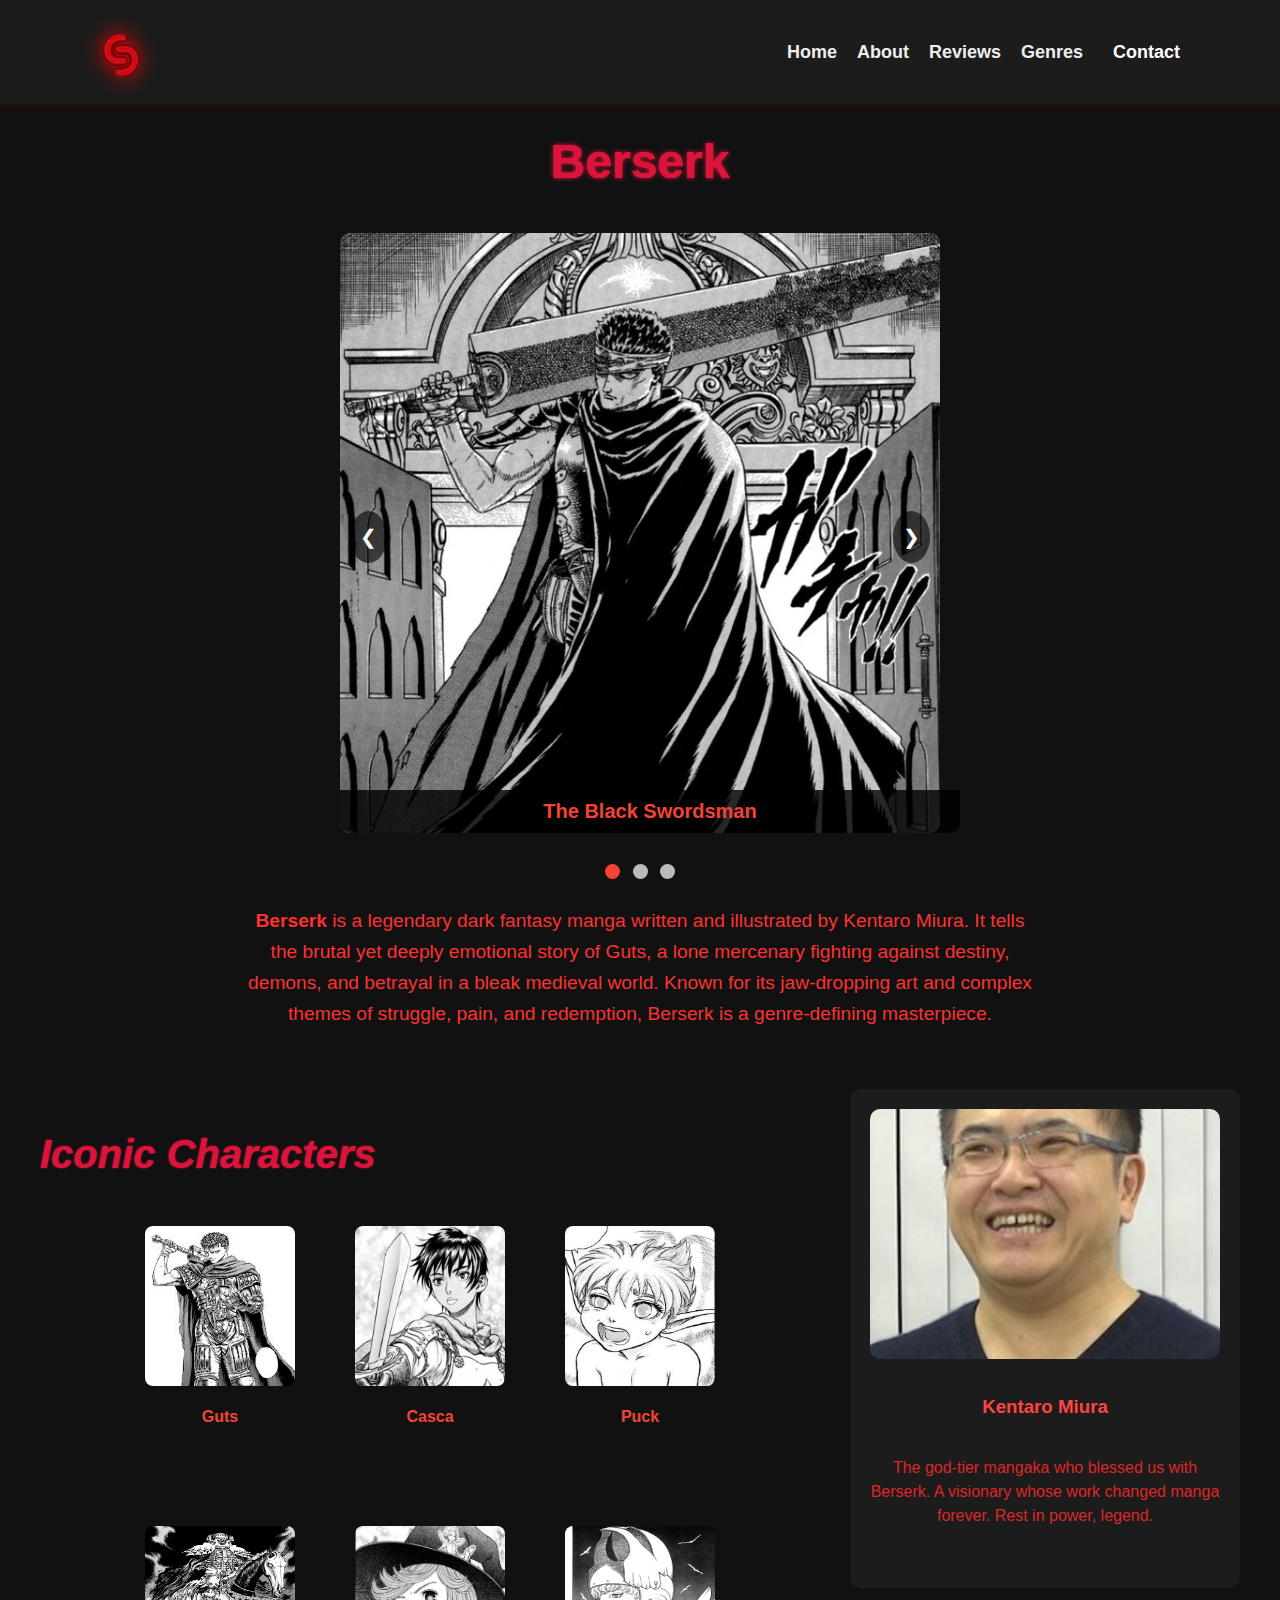
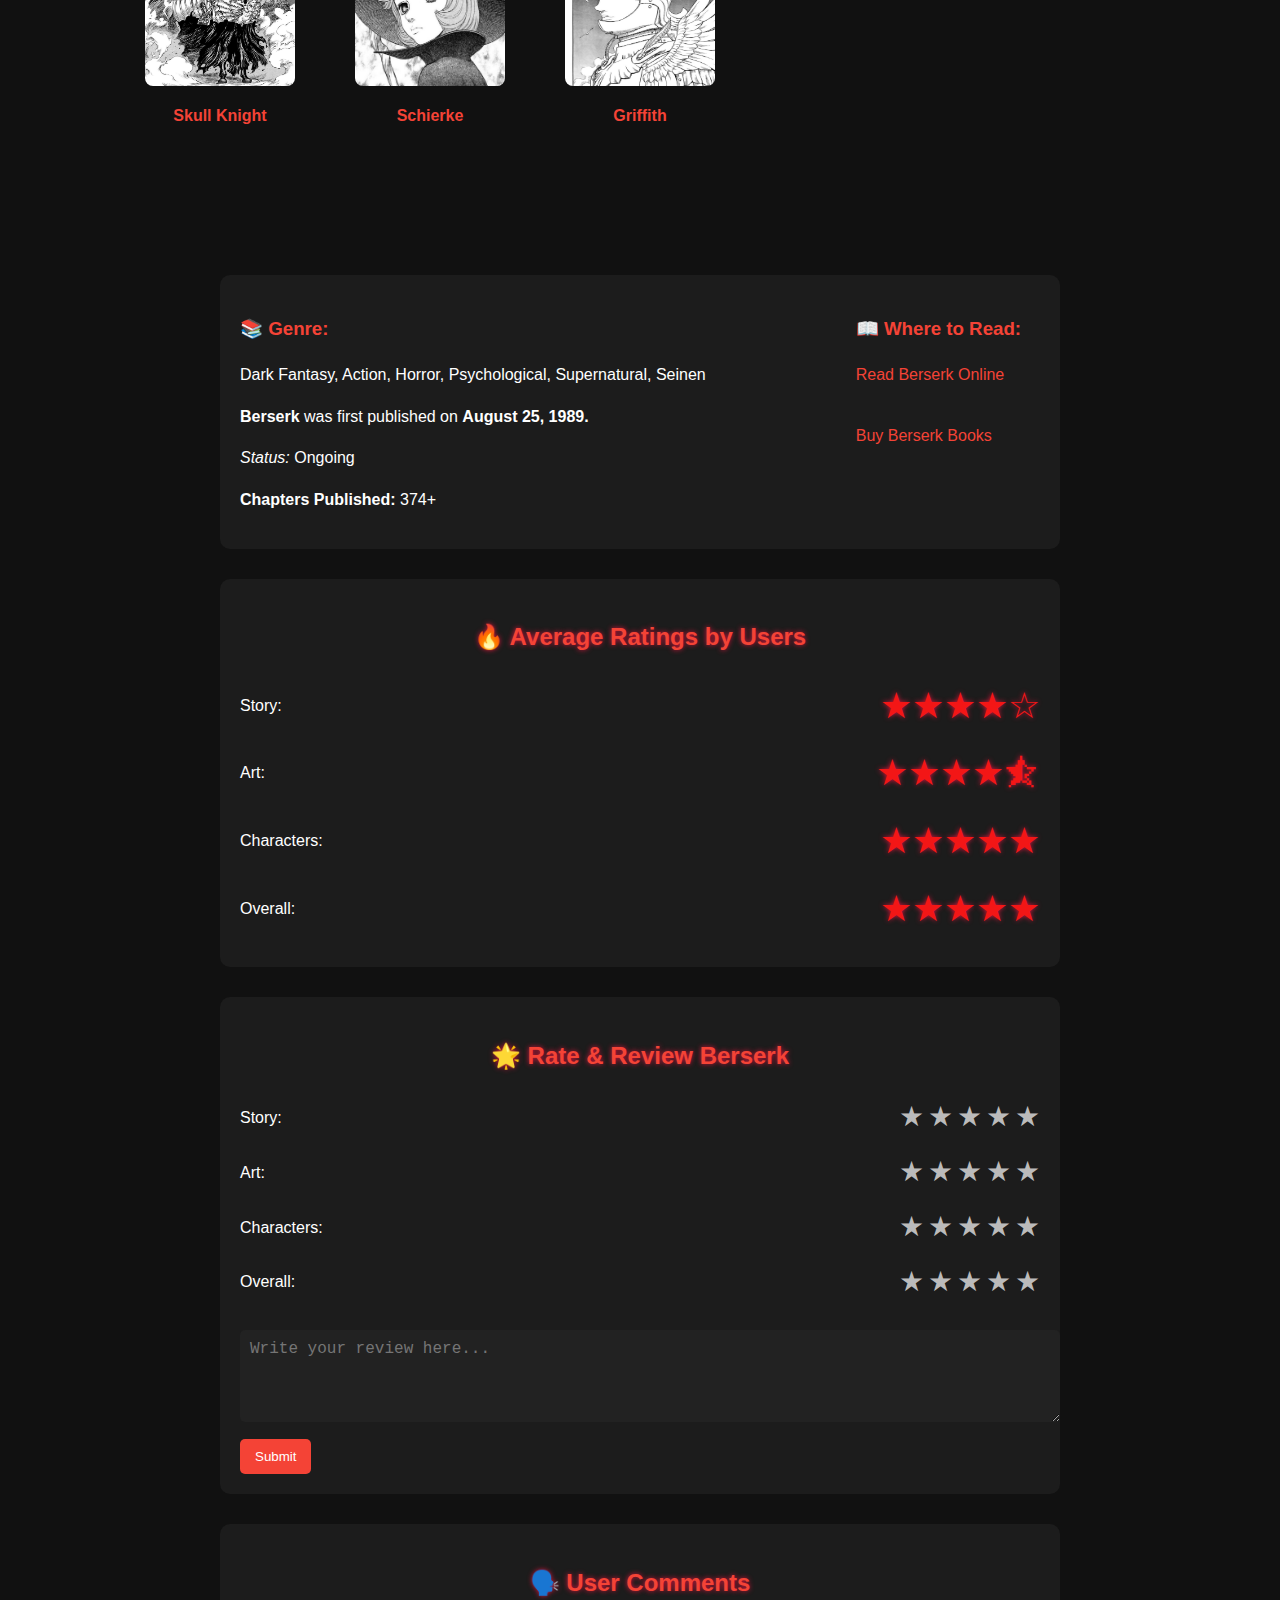
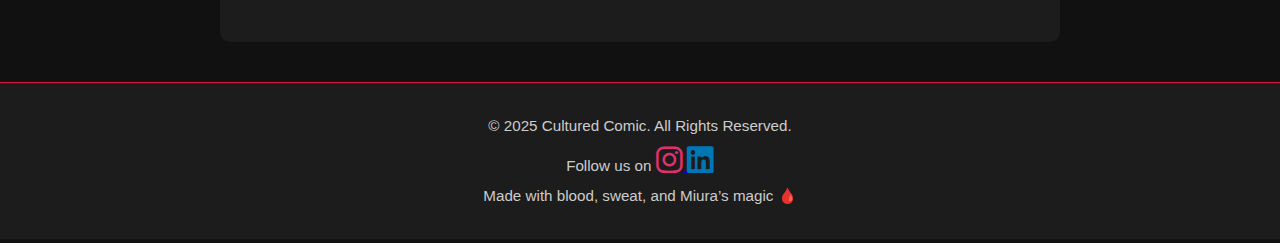
<file: berserk/berserk.html>
<!DOCTYPE html>
<html lang="en">

<head>
    <meta charset="UTF-8" />
    <meta name="viewport" content="width=device-width, initial-scale=1" />
    <title>Berserk</title>
    <link rel="stylesheet" href="../all/style.css" />
    <link rel="icon" type="image/png" href="../glow_only_logo.png">
    <link rel="stylesheet" href="https://cdnjs.cloudflare.com/ajax/libs/font-awesome/6.5.0/css/all.min.css">

</head>

<body>
    <nav class="navbar">
        <div class="nav-container">
            <a href="../index.html" class="logo" target="_blank"><img src="../glow_only_logo.png" class="logo-img"
                    alt="Cultured Comic Logo"><span class="logo-txt">Cultured Comic</span> </a>
            <!-- Mobile Toggle Button -->
            <button class="menu-toggle" aria-label="Toggle navigation">
                ☰
            </button>
            <ul class="nav-links">
                <li><a href="../index.html" target="_blank">Home</a></li>
                <li><a href="#extra-info">About</a></li>
                <li><a href="#ratings-section">Reviews</a></li>
                <li><a href="#genres-section">Genres</a></li>
                <li class="contact-container">
                    <span class="contact-icon">
                        Contact
                    </span>
                    <div class="contact-popup">
                        <a href="https://www.instagram.com/rdeb4barca" target="_blank">
                            <i class="fab fa-instagram"></i> Instagram
                        </a>
                        <a href="https://www.linkedin.com/in/Rahul Deb" target="_blank">
                            <i class="fab fa-linkedin"></i> LinkedIn
                        </a>
                        <a href="mailto:rdrahuldeb93@gmail.com">
                            <i class="fas fa-envelope"></i> Gmail
                        </a>
                    </div>
                </li>
            </ul>
        </div>
    </nav>

    <header class="main-heading">
        <h1>Berserk</h1>
    </header>

    <div class="slideshow-container">
        <div class="slide fade">
            <img src="../images/berserk1.jpg" alt="The Black Swordsman" />
            <div class="caption">The Black Swordsman</div>
        </div>
        <div class="slide fade">
            <img src="../images/berserk.jpg" alt="Eclipse" />
            <div class="caption">Eclipse</div>
        </div>
        <div class="slide fade">
            <img src="../images/berserk3.jpg" alt="Guts vs Zodd" />
            <div class="caption">Guts vs Zodd</div>
        </div>

        <a class="prev" onclick="plusSlides(-1)">❮</a>
        <a class="next" onclick="plusSlides(1)">❯</a>
    </div>

    <div style="text-align: center">
        <span class="dot" onclick="currentSlide(1)"></span>
        <span class="dot" onclick="currentSlide(2)"></span>
        <span class="dot" onclick="currentSlide(3)"></span>
    </div>

    <section class="description">
        <p>
            <strong>Berserk</strong> is a legendary dark fantasy manga written and illustrated by Kentaro Miura. It
            tells the brutal yet deeply emotional story of Guts, a lone mercenary fighting against destiny, demons,
            and betrayal in a bleak medieval world. Known for its jaw-dropping art and complex themes of struggle, pain,
            and redemption, Berserk is a genre-defining masterpiece.
        </p>
    </section>
    <!-- Tribute and Extra Info Section -->
    <div class="extra-info-container" id="extra-info">
        <!-- Characters Section with Heading -->
        <div class="character-section">
            <h2 class="section-heading">Iconic Characters</h2>
            <div class="characters">
                <div class="character">
                    <img src="../images/guts.jpg" alt="Guts">
                    <p class="char-name">Guts</p>
                    <div class="char-desc">The Black Swordsman. A relentless beast of battle wielding the Dragonslayer.
                    </div>
                </div>
                <div class="character">
                    <img src="../images/casca.jpg" alt="Casca">
                    <p class="char-name">Casca</p>
                    <div class="char-desc">A fierce warrior and key member of the Hawks. Her journey is as tragic as it
                        is powerful.</div>
                </div>
                <div class="character">
                    <img src="../images/puck.jpg" alt="Puck">
                    <p class="char-name">Puck</p>
                    <div class="char-desc">An elf companion of Guts. Whimsical, comic relief, but also insightful and
                        loyal af.</div>
                </div>
                <div class="character">
                    <img src="../images/skull.jpg" alt="Skull Knight">
                    <p class="char-name">Skull Knight</p>
                    <div class="char-desc">A mysterious armored warrior who appears to guide and protect Guts, shrouded
                        in enigma and ancient power.</div>
                </div>
                <div class="character">
                    <img src="../images/schierke.jpg" alt="Schierke">
                    <p class="char-name">Schierke</p>
                    <div class="char-desc">A young witch skilled in magic, who becomes a vital ally and mentor to Guts
                        in his darkest battles.</div>
                </div>
                <div class="character">
                    <img src="../images/griffith.jpg" alt="Griffith">
                    <p class="char-name">Griffith</p>
                    <div class="char-desc">The charismatic leader of the Band of the Hawk. A visionary with a dream so
                        big, he’d sacrifice anything—even humanity—to achieve it.</div>
                </div>
            </div>
        </div>

        <!-- Miura Tribute Section (unchanged) -->
        <div class="tribute-section">
            <img src="../images/miura.jpg" alt="Kentaro Miura">
            <h3 class="char-name">Kentaro Miura</h3>
            <p class="mangaka-permanent-desc">The god-tier mangaka who blessed us with Berserk. A visionary whose work
                changed
                manga forever. Rest in power, legend.

            </p>

            <div class="mangaka-desc">
                <strong>Kentaro Miura</strong> (1966–2021) was the visionary behind <strong>Berserk</strong>, a dark
                fantasy epic that didn’t just redefine the genre — it reshaped how we see pain, power, and perseverance.
                With breathtakingly intricate art and a narrative that cut to the bone, Miura built a world where gods
                are cruel, men are monsters, and yet, the human spirit still dares to fight back.
                From Guts’ unyielding path through hell to Griffith’s chilling ascent, every arc carried Miura’s
                brilliance and burden.
                Beyond <em>Berserk</em>, he also created <strong>Gigantomakhia</strong>, a mythic tale of rebirth and
                giants, and <strong>Duranki</strong>, a short-lived yet imaginative dive into Mesopotamian myth.
                Gone far too soon, Miura left behind more than a story — he left a legend. One drawn in blood, loss, and
                soul.<br><br>

                <p><u>In the words of <strong>Miura</strong> himself:</u></p>
                <blockquote>
                    <strong>"Even if we painstakingly piece together something lost, it doesn't mean things will ever go
                        back to
                        how they were."</strong>
                </blockquote>
            </div>
        </div>
    </div>


    <!-- Genre and Links -->
    <section class="below-characters">
        <div class="genres" id="genres-section">
            <h3>📚 Genre:</h3>
            <p>Dark Fantasy, Action, Horror, Psychological, Supernatural, Seinen</p>
            <p><strong>Berserk</strong> was first published on <strong>August 25, 1989.</strong></p>
            <p><em>Status:</em> Ongoing</p>
            <p><strong>Chapters Published:</strong> 374+</p>
        </div>

        <div class="links">
            <h3>📖 Where to Read:</h3>
            <a href="https://readberserk.com" target="_blank">Read Berserk Online</a><br>
            <a href="https://www.amazon.com/s?k=berserk+manga+volumes" target="_blank">Buy Berserk Books</a>
        </div>
    </section>



    <section class="average-ratings" id="ratings-section">
        <h2>🔥 Average Ratings by Users</h2>
        <div class="rating-category">
            <label>Story:</label>
            <div id="avg-story" class="stars static" data-score="4"></div>
        </div>
        <div class="rating-category">
            <label>Art:</label>
            <div id="avg-art" class="stars static" data-score="4.5"></div>
        </div>
        <div class="rating-category">
            <label>Characters:</label>
            <div id="avg-characters" class="stars static" data-score="5"></div>
        </div>
        <div class="rating-category">
            <label>Overall:</label>
            <div id="avg-overall" class="stars static" data-score="5"></div>
        </div>
    </section>

    <section class="user-review" id="review-section">
        <h2>🌟 Rate & Review Berserk</h2>
        <form id="review-form">
            <div class="rating-input">
                <label>Story:</label>
                <div class="stars" data-category="story"></div>
            </div>
            <div class="rating-input">
                <label>Art:</label>
                <div class="stars" data-category="art"></div>
            </div>
            <div class="rating-input">
                <label>Characters:</label>
                <div class="stars" data-category="characters"></div>
            </div>
            <div class="rating-input">
                <label>Overall:</label>
                <div class="stars" data-category="overall"></div>
            </div>

            <textarea id="comment" rows="4" placeholder="Write your review here..." required></textarea>
            <button type="submit">Submit</button>
        </form>
    </section>

    <section class="user-comments">
        <h2>🗣️ User Comments</h2>
        <div id="comments-list">
            <!-- Reviews appear here -->
        </div>
    </section>
    <footer class="footer">
        <div class="footer-content">
            <p>&copy; 2025 Cultured Comic. All Rights Reserved.</p>
            <p>Follow us on <a href="https://instagram.com/rdeb4barca" target="_blank">
                    <i class="fab fa-instagram fa-2x" style="color:#E1306C;"></i>
                </a><a href="https://www.linkedin.com/in/Rahul Deb" target="_blank">
                    <i class="fab fa-linkedin fa-2x" style="color:#0077B5;"></i>
                </a>
            </p>
            <p>Made with blood, sweat, and Miura’s magic 🩸</p>
        </div>
    </footer>


    <script src="berserk.js"></script>
</body>

</html>
</file>
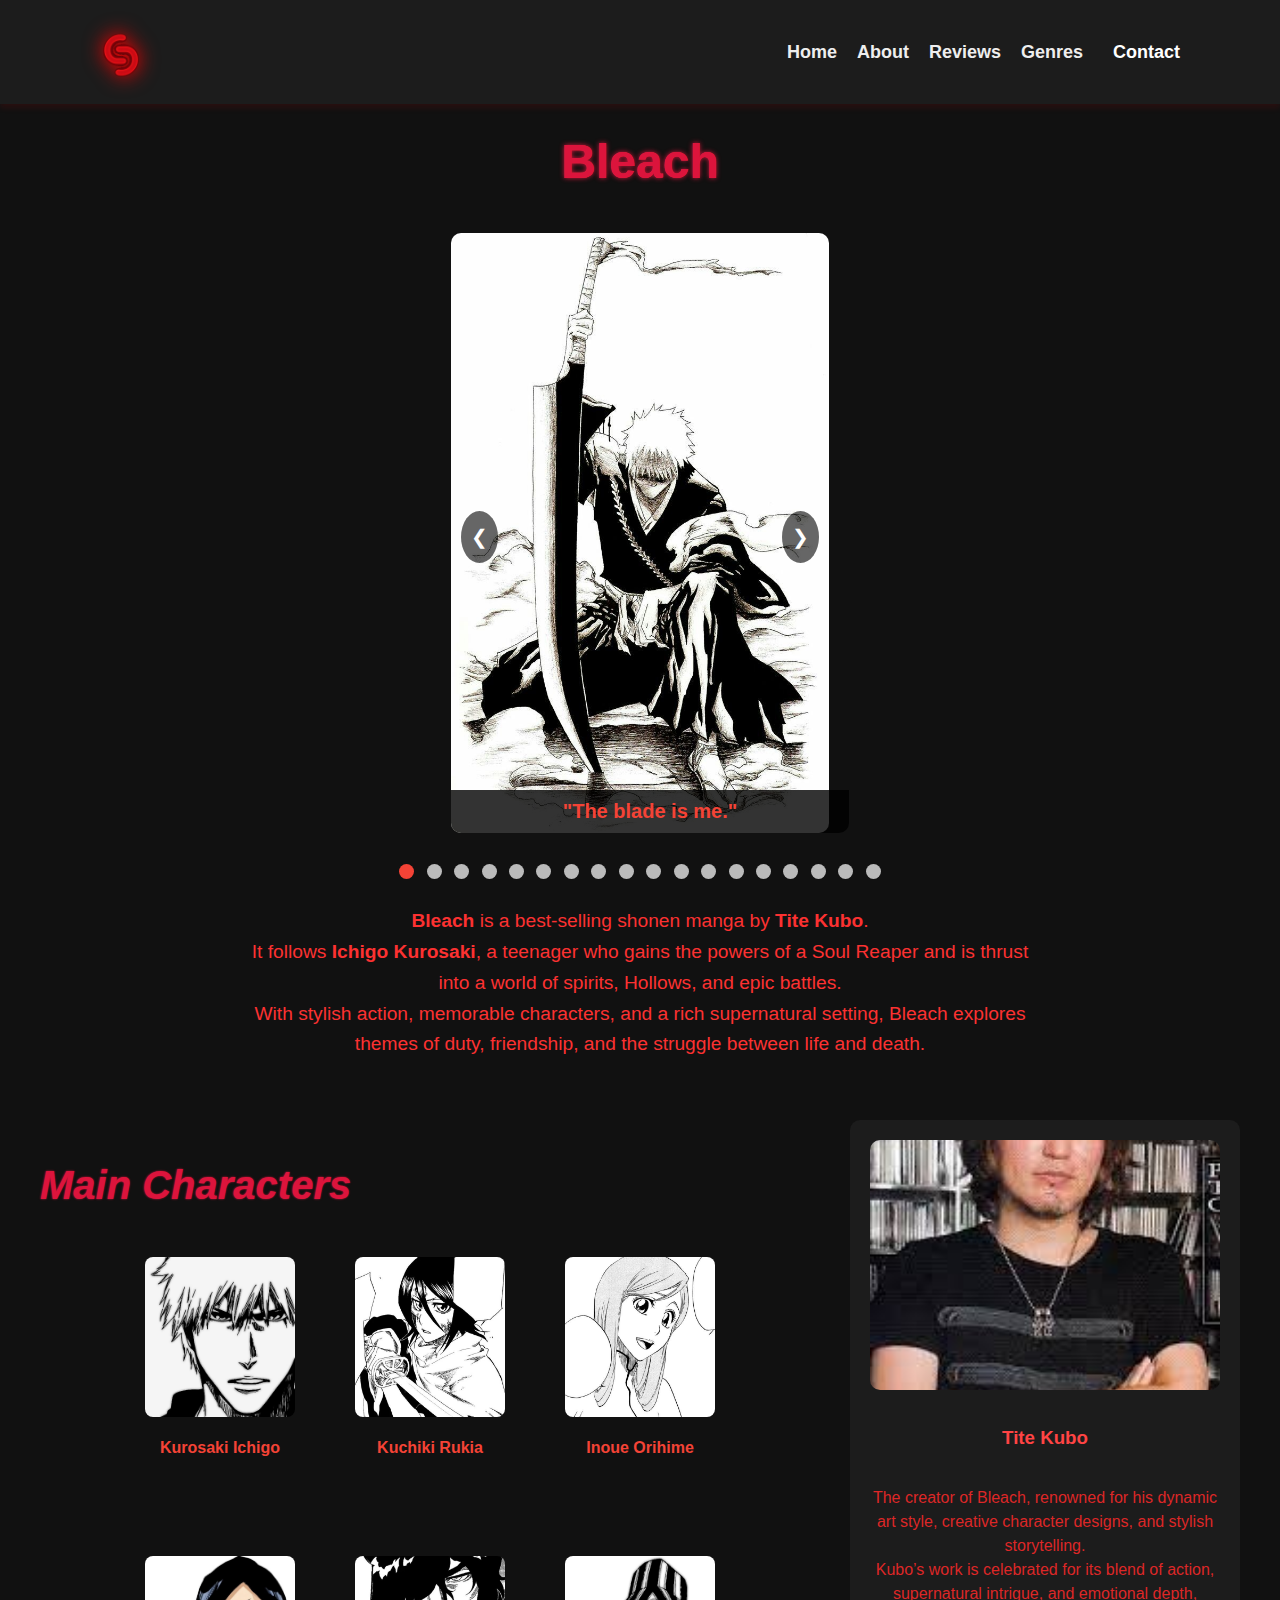
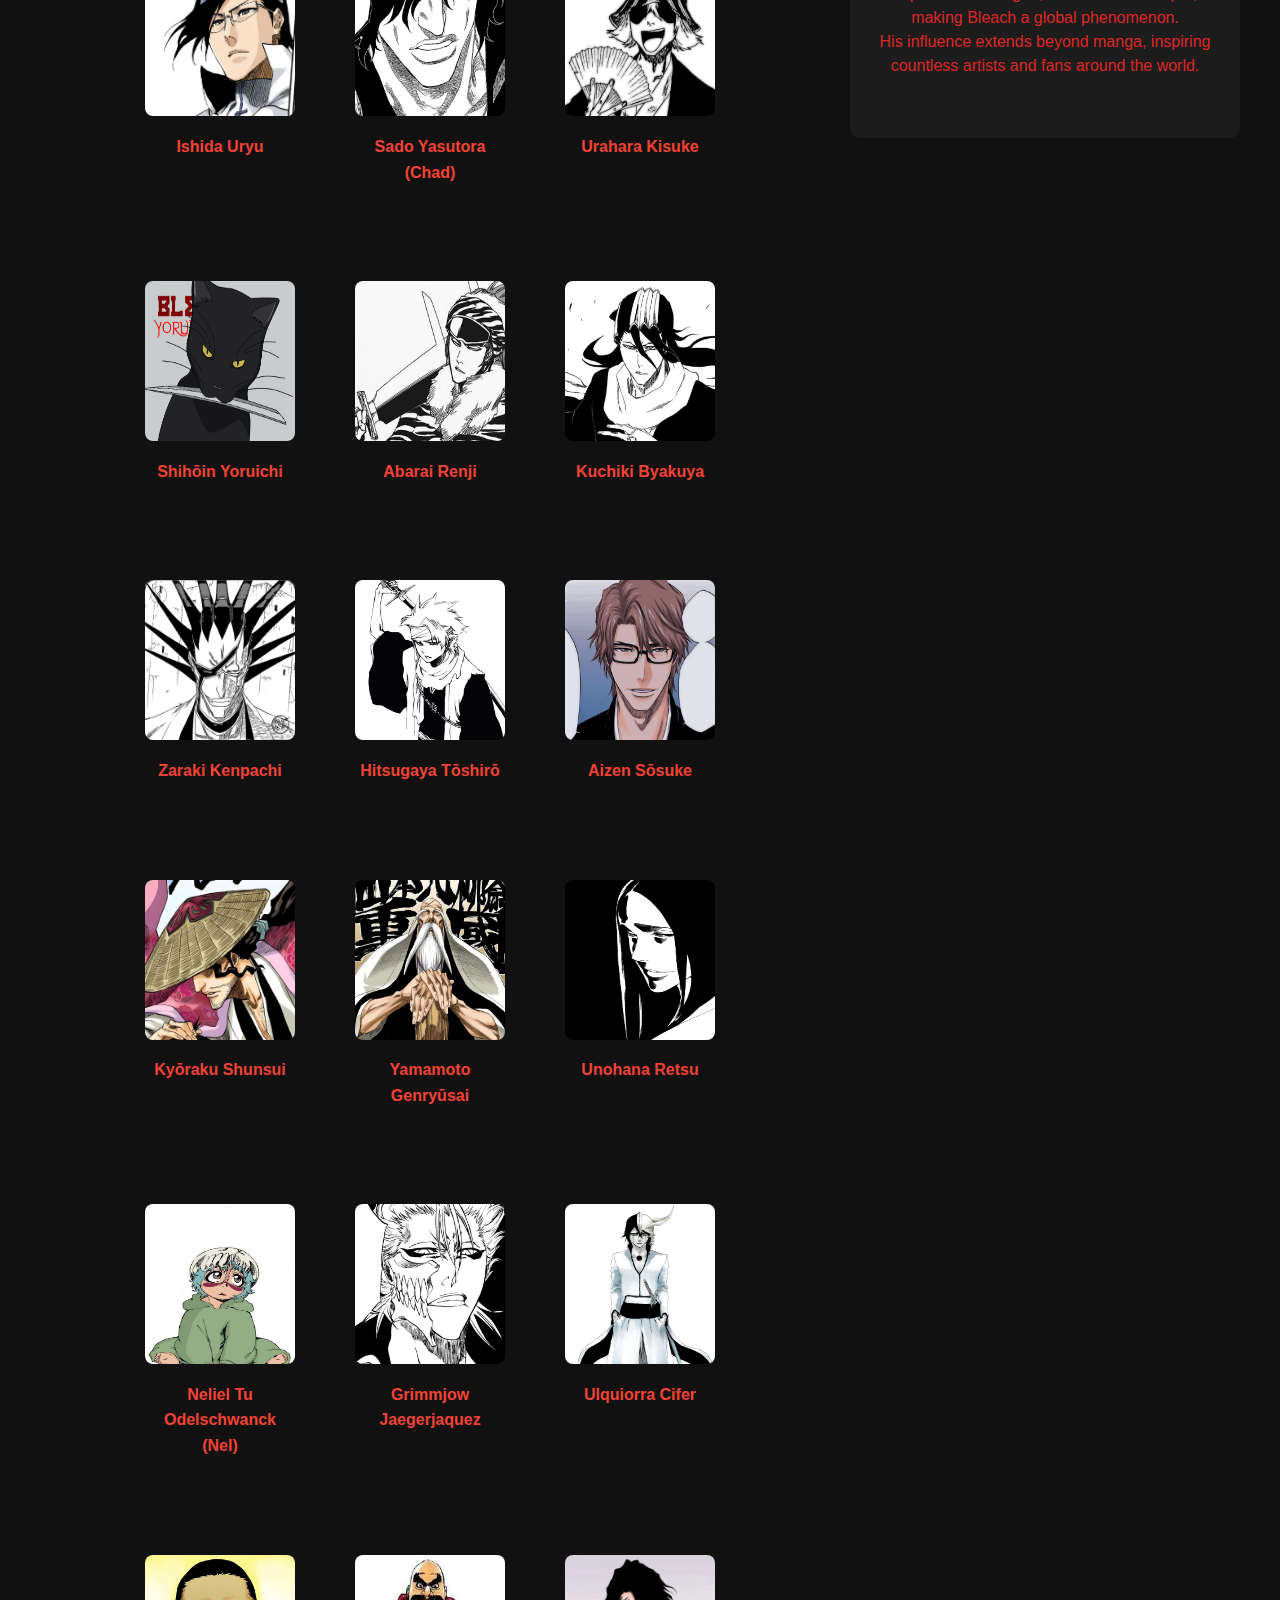
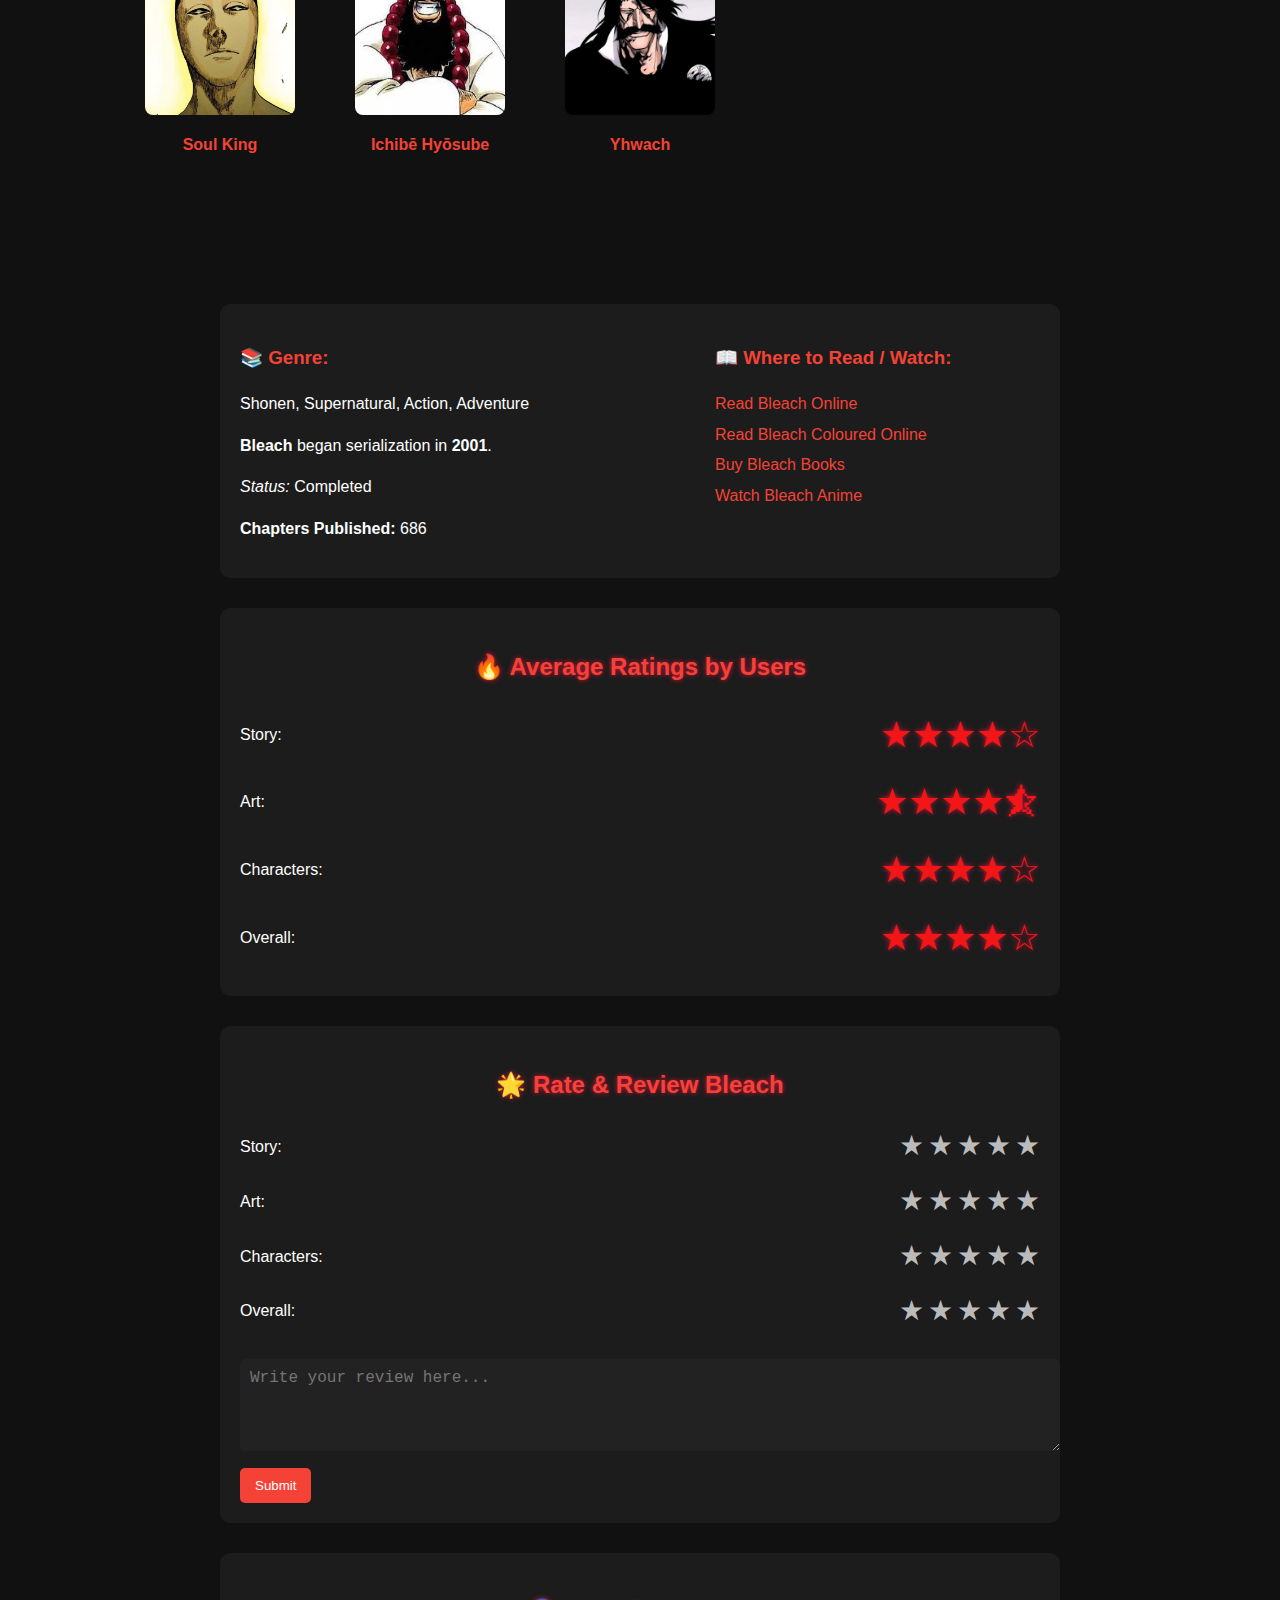
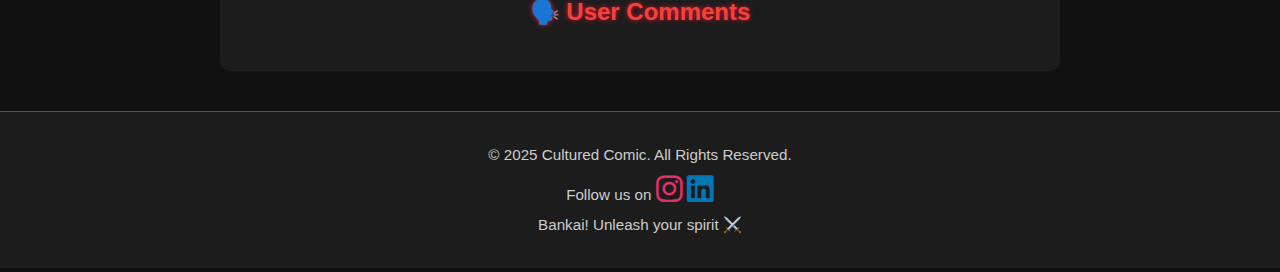
<file: bleach/bleach.html>
<!DOCTYPE html>
<html lang="en">

<head>
    <meta charset="UTF-8" />
    <meta name="viewport" content="width=device-width, initial-scale=1" />
    <title>Bleach</title>
    <link rel="stylesheet" href="../all/style.css" />
    <link rel="icon" type="image/png" href="../glow_only_logo.png">
    <link rel="stylesheet" href="https://cdnjs.cloudflare.com/ajax/libs/font-awesome/6.5.0/css/all.min.css">
</head>

<body>
        <nav class="navbar">
        <div class="nav-container">
            <a href="../index.html" class="logo" target="_blank"><img src="../glow_only_logo.png" class="logo-img"
                    alt="Cultured Comic Logo"><span class="logo-txt">Cultured Comic</span> </a>
            <!-- Mobile Toggle Button -->
            <button class="menu-toggle" aria-label="Toggle navigation">
                ☰
            </button>
            <ul class="nav-links">
                <li><a href="../index.html" target="_blank">Home</a></li>
                <li><a href="#extra-info">About</a></li>
                <li><a href="#ratings-section">Reviews</a></li>
                <li><a href="#genres-section">Genres</a></li>
                <li class="contact-container">
                    <span class="contact-icon">
                        Contact
                    </span>
                    <div class="contact-popup">
                        <a href="https://www.instagram.com/rdeb4barca" target="_blank">
                            <i class="fab fa-instagram"></i> Instagram
                        </a>
                        <a href="https://www.linkedin.com/in/Rahul Deb" target="_blank">
                            <i class="fab fa-linkedin"></i> LinkedIn
                        </a>
                        <a href="mailto:rdrahuldeb93@gmail.com">
                            <i class="fas fa-envelope"></i> Gmail
                        </a>
                    </div>
                </li>
            </ul>
        </div>
    </nav>
    <header class="main-heading">
        <h1>Bleach</h1>
    </header>

    <div class="slideshow-container">
        <div class="slide fade">
            <img src="images/bleach1.jpg" alt="The blade is me." />
            <div class="caption">"The blade is me."</div>
        </div>
        <div class="slide fade">
            <img src="images/bleach2.jpg" alt="Ichigo's new path" />
            <div class="caption">"A substitute Soul Reaper’s journey begins."</div>
        </div>
        <div class="slide fade">
            <img src="images/bleach4.jpg" alt="Unyielding resolve" />
            <div class="caption">"Resolve cuts deeper than any sword."</div>
        </div>
        <div class="slide fade">
            <img src="images/bleach5.jpg" alt="Allies united" />
            <div class="caption">"Together, they fight to protect both worlds."</div>
        </div>
        <div class="slide fade">
            <img src="images/bleach6.jpg" alt="Unohana's secret" />
            <div class="caption">"Her calm gaze hides a deadly legacy."</div>
        </div>
        <div class="slide fade">
            <img src="images/bleach7.jpg" alt="Shunsui's strike" />
            <div class="caption">"Even in play, his blade strikes true."</div>
        </div>
        <div class="slide fade">
            <img src="images/bleach8.jpg" alt="Way of Squad 11" />
            <div class="caption">"Squad 11: Where battle is a way of life."</div>
        </div>
        <div class="slide fade">
            <img src="images/bleach9.jpg" alt="Zaraki Kenpachi and Squad 11">
            <div class="caption">"Where raw instinct meets unbreakable resolve."</div>
        </div>
        <div class="slide fade">
            <img src="images/bleach10.jpg" alt="Yamamoto Genryūsai">
            <div class="caption">"An ancient flame that guards the Soul Society."</div>
        </div>
        <div class="slide fade">
            <img src="images/bleach11.jpg" alt="Urahara Kisuke">
            <div class="caption">"The mind behind the hat—always three steps ahead."</div>
        </div>
        <div class="slide fade">
            <img src="images/bleach12.jpg" alt="Aizen Sōsuke">
            <div class="caption">"A calm smile conceals the sharpest schemes."</div>
        </div>
        <div class="slide fade">
            <img src="images/bleach13.jpg" alt="Ichigo Final Getsuga Tenshō">
            <div class="caption">"To protect, he becomes the blade itself."</div>
        </div>
        <div class="slide fade">
            <img src="images/bleach14.jpg" alt="Ichigo vs Grimmjow">
            <div class="caption">"Clashing wills—where resolve meets raw power."</div>
        </div>
        <div class="slide fade">
            <img src="images/bleach15.jpg" alt="Ichigo vs Hollow Ichigo">
            <div class="caption">"To move forward, he must conquer himself."</div>
        </div>
        <div class="slide fade">
            <img src="images/bleach16.jpg" alt="Ichigo First Bankai">
            <div class="caption">"The moment his blade truly awakens."</div>
        </div>
        <div class="slide fade">
            <img src="images/bleach18.jpg" alt="Ulquiorra vs Ichigo">
            <div class="caption">"Despair descends as hope fades to black."</div>
        </div>
        <div class="slide fade">
            <img src="images/bleach17.jpg" alt="Ichibē Hyōsube">
            <div class="caption">"The brush that rewrites fate itself."</div>
        </div>
        <div class="slide fade">
            <img src="images/bleach3.jpg" alt="Worlds in conflict" />
            <div class="caption">"Battles rage between worlds of the living and the dead."</div>
        </div>
        <a class="prev" onclick="plusSlides(-1)">❮</a>
        <a class="next" onclick="plusSlides(1)">❯</a>
    </div>

    <div style="text-align: center">
        <span class="dot" onclick="currentSlide(1)"></span>
        <span class="dot" onclick="currentSlide(2)"></span>
        <span class="dot" onclick="currentSlide(3)"></span>
        <span class="dot" onclick="currentSlide(4)"></span>
        <span class="dot" onclick="currentSlide(5)"></span>
        <span class="dot" onclick="currentSlide(6)"></span>
        <span class="dot" onclick="currentSlide(7)"></span>
        <span class="dot" onclick="currentSlide(8)"></span>
        <span class="dot" onclick="currentSlide(9)"></span>
        <span class="dot" onclick="currentSlide(10)"></span>
        <span class="dot" onclick="currentSlide(11)"></span>
        <span class="dot" onclick="currentSlide(12)"></span>
        <span class="dot" onclick="currentSlide(13)"></span>
        <span class="dot" onclick="currentSlide(14)"></span>
        <span class="dot" onclick="currentSlide(15)"></span>
        <span class="dot" onclick="currentSlide(16)"></span>
        <span class="dot" onclick="currentSlide(17)"></span>
        <span class="dot" onclick="currentSlide(18)"></span>
    </div>

    <section class="description">
        <p>
            <strong>Bleach</strong> is a best-selling shonen manga by <strong>Tite Kubo</strong>.<br>
            It follows <strong>Ichigo Kurosaki</strong>, a teenager who gains the powers of a Soul Reaper and is
            thrust
            into a world of spirits, Hollows, and epic battles.<br>
            With stylish action, memorable characters, and a rich supernatural setting, Bleach explores themes of
            duty,
            friendship, and the struggle between life and death.
        </p>
    </section>
    <!-- Tribute and Extra Info Section -->
    <div class="extra-info-container" id="extra-info">
        <!-- Characters Section with Heading -->
        <div class="character-section">
            <h2 class="section-heading">Main Characters</h2>
            <div class="characters">
                <div class="character">
                    <img src="images/ichigo.jpg" alt="Kurosaki Ichigo">
                    <p class="char-name">Kurosaki Ichigo</p>
                    <div class="char-desc">The protagonist, a high schooler with the power of a Soul Reaper,
                        determined
                        to protect his loved ones at any cost.</div>
                </div>
                <div class="character">
                    <img src="images/rukia.jpg" alt="Kuchiki Rukia">
                    <p class="char-name">Kuchiki Rukia</p>
                    <div class="char-desc">A Soul Reaper who introduces Ichigo to the spirit world and becomes his
                        close
                        ally and friend.</div>
                </div>
                <div class="character">
                    <img src="images/inoue.jpg" alt="Inoue Orihime">
                    <p class="char-name">Inoue Orihime</p>
                    <div class="char-desc">Ichigo’s classmate with unique healing powers and a kind, optimistic
                        spirit.
                    </div>
                </div>
                <div class="character">
                    <img src="images/uryu.jpg" alt="Ishida Uryu">
                    <p class="char-name">Ishida Uryu</p>
                    <div class="char-desc">A Quincy archer and Ichigo’s rival, fighting Hollows with his own sense
                        of
                        justice.</div>
                </div>
                <div class="character">
                    <img src="images/sado.jpg" alt="Sado Yasutora">
                    <p class="char-name">Sado Yasutora (Chad)</p>
                    <div class="char-desc">Ichigo’s loyal friend, whose immense strength and Fullbring powers make him a
                        steadfast ally in any battle.</div>
                </div>
                <div class="character">
                    <img src="images/urahara.jpg" alt="Urahara Kisuke">
                    <p class="char-name">Urahara Kisuke</p>
                    <div class="char-desc">A brilliant inventor and former captain of Squad 12, Urahara supports
                        Ichigo
                        with his knowledge and mysterious past.</div>
                </div>
                <div class="character">
                    <img src="images/yoruichi.jpg" alt="Shihōin Yoruichi">
                    <p class="char-name">Shihōin Yoruichi</p>
                    <div class="char-desc">The former commander of the Stealth Force, famed for her speed,
                        transformation abilities, and playful wisdom.</div>
                </div>
                <div class="character">
                    <img src="images/renji.jpg" alt="Abarai Renji">
                    <p class="char-name">Abarai Renji</p>
                    <div class="char-desc">The lieutenant of Squad 6 under Captain Kuchiki Byakuya, a passionate Soul
                        Reaper with a fierce loyalty to his friends and a
                        rivalry
                        with Ichigo.</div>
                </div>
                <div class="character">
                    <img src="images/byakuya.jpg" alt="Kuchiki Byakuya">
                    <p class="char-name">Kuchiki Byakuya</p>
                    <div class="char-desc">Rukia’s stoic older brother and the captain of Squad 6 in the Soul Society,
                        known for
                        his
                        calm strength and pride.</div>
                </div>
                <div class="character">
                    <img src="images/kenpachi.jpg" alt="Zaraki Kenpachi">
                    <p class="char-name">Zaraki Kenpachi</p>
                    <div class="char-desc">The fierce and battle-loving captain of Squad 11, known for his
                        overwhelming
                        strength and love of combat.</div>
                </div>
                <div class="character">
                    <img src="images/hitsugaya.jpg" alt="Hitsugaya Tōshirō">
                    <p class="char-name">Hitsugaya Tōshirō</p>
                    <div class="char-desc">The prodigious young captain of Squad 10, renowned for his ice-based
                        Zanpakutō and sharp leadership despite his age.</div>
                </div>
                <div class="character">
                    <img src="images/aizen.jpg" alt="Sōsuke Aizen">
                    <p class="char-name">Aizen Sōsuke</p>
                    <div class="char-desc">The former captain of Squad 5, a master manipulator whose intellect and
                        ambition threaten the balance of all worlds.</div>
                </div>
                <div class="character">
                    <img src="images/kyouraku.jpg" alt="Kyōraku Shunsui">
                    <p class="char-name">Kyōraku Shunsui</p>
                    <div class="char-desc">The laid-back yet wise captain of Squad 8 (later Head Captain), known for
                        his
                        strategic mind and immense power.</div>
                </div>
                <div class="character">
                    <img src="images/yamamoto.jpg" alt="Yamamoto Genryūsai">
                    <p class="char-name">Yamamoto Genryūsai</p>
                    <div class="char-desc">The founder and Head Captain of the Gotei 13, Yamamoto commands respect
                        with
                        his ancient wisdom and unmatched firepower.</div>
                </div>
                <div class="character">
                    <img src="images/unohana.jpg" alt="Retsu Unohana">
                    <p class="char-name">Unohana Retsu</p>
                    <div class="char-desc">The gentle captain of Squad 4, renowned as the greatest healer in Soul
                        Society—and feared for her hidden deadly skills.</div>
                </div>
                <div class="character">
                    <img src="images/nel.jpg" alt="Neliel Tu Odelschwanck">
                    <p class="char-name">Neliel Tu Odelschwanck (Nel)</p>
                    <div class="char-desc">Once the third Espada, Nel hides her true strength behind a childlike form,
                        but is fiercely loyal and compassionate.</div>
                </div>
                <div class="character">
                    <img src="images/grimmjow.jpg" alt="Grimmjow Jaegerjaquez">
                    <p class="char-name">Grimmjow Jaegerjaquez</p>
                    <div class="char-desc">The fierce and rebellious Sexta Espada, known for his wild fighting style and
                        rivalry with Ichigo.</div>
                </div>
                <div class="character">
                    <img src="images/ulquiorra.jpg" alt="Ulquiorra Cifer">
                    <p class="char-name">Ulquiorra Cifer</p>
                    <div class="char-desc">The emotionless Cuarta Espada, known for his cold logic, immense power, and
                        iconic battles with Ichigo.</div>
                </div>
                <div class="character">
                    <img src="images/soulking.jpg" alt="Soul King">
                    <p class="char-name">Soul King</p>
                    <div class="char-desc">The mysterious linchpin of all worlds, whose existence maintains the balance
                        between the realms of the living and the dead.</div>
                </div>
                <div class="character">
                    <img src="images/ichibei.jpg" alt="Ichibē Hyōsube">
                    <p class="char-name">Ichibē Hyōsube</p>
                    <div class="char-desc">The leader of the Royal Guard (Squad 0), known as the "Monk Who Calls the
                        Real Name,"
                        wielding power over names and fate itself.</div>
                </div>
                <div class="character">
                    <img src="images/yhwach.jpg" alt="Yhwach">
                    <p class="char-name">Yhwach</p>
                    <div class="char-desc">The all-powerful leader of the Quincy and father of all Quincy, Yhwach seeks
                        to reshape the world in his vision.</div>
                </div>
            </div>
        </div>

        <!-- Tite Kubo -->
        <div class="tribute-section">
            <img src="images/kubo.jpg" alt="Tite Kubo">
            <h3 class="char-name">Tite Kubo</h3>
            <p class="mangaka-permanent-desc">
                The creator of Bleach, renowned for his dynamic art style, creative character designs, and stylish
                storytelling.<br>
                Kubo’s work is celebrated for its blend of action, supernatural intrigue, and emotional depth,
                making
                Bleach a global phenomenon.<br>
                His influence extends beyond manga, inspiring countless artists and fans around the world.
            </p>
            <div class="mangaka-desc">
                <strong>Tite Kubo</strong> is the author and artist of <strong>Bleach</strong>, which ran from 2001
                to
                2016 and became one of the most popular shonen series of its era.<br>
                The manga inspired a long-running anime adaptation, multiple movies, and the highly anticipated
                <strong>Bleach: Thousand-Year Blood War</strong> anime, which adapts the manga’s final arc.<br>
                Kubo is also known for his earlier work <strong>Zombiepowder.</strong> and for his unique fashion
                sense
                and bold visual style.<br>
                <br>
                <p><u>In the words of <strong>Kubo</strong>:</u></p>
                <blockquote>
                    <strong>"We fear that which we cannot see."</strong>
                </blockquote>
            </div>
        </div>
    </div>

    <!-- Genre and Links -->
    <section class="below-characters">
        <div class="genres" id="genres-section">
            <h3>📚 Genre:</h3>
            <p> Shonen, Supernatural, Action, Adventure </p>
            <p><strong>Bleach</strong> began serialization in <strong>2001</strong>.</p>
            <p><em>Status:</em> Completed</p>
            <p><strong>Chapters Published:</strong> 686</p>
        </div>

        <div class="links">
            <h3>📖 Where to Read / Watch:</h3>
            <a href="https://ww6.readbleachmanga.com/manga/bleach/" target="_blank">Read Bleach Online</a>
            <a href="https://ww6.readbleachmanga.com/manga/bleach-digital-colored-comics/" target="_blank">Read
                Bleach
                Coloured Online</a>
            <a href="https://www.amazon.com/Bleach-Vol-1-Tite-Kubo/dp/1591164419" target="_blank">Buy Bleach
                Books</a>
            <a href="https://www.crunchyroll.com/series/GYWE7KJMR/bleach" target="_blank">Watch Bleach Anime</a>
        </div>
    </section>

    <section class="average-ratings" id="ratings-section">
        <h2>🔥 Average Ratings by Users</h2>
        <div class="rating-category">
            <label>Story:</label>
            <div id="avg-story" class="stars static" data-score="4.3"></div>
        </div>
        <div class="rating-category">
            <label>Art:</label>
            <div id="avg-art" class="stars static" data-score="4.5"></div>
        </div>
        <div class="rating-category">
            <label>Characters:</label>
            <div id="avg-characters" class="stars static" data-score="4.2"></div>
        </div>
        <div class="rating-category">
            <label>Overall:</label>
            <div id="avg-overall" class="stars static" data-score="4.4"></div>
        </div>
    </section>

    <section class="user-review" id="review-section">
        <h2>🌟 Rate & Review Bleach</h2>
        <form id="review-form">
            <div class="rating-input">
                <label>Story:</label>
                <div class="stars" data-category="story"></div>
            </div>
            <div class="rating-input">
                <label>Art:</label>
                <div class="stars" data-category="art"></div>
            </div>
            <div class="rating-input">
                <label>Characters:</label>
                <div class="stars" data-category="characters"></div>
            </div>
            <div class="rating-input">
                <label>Overall:</label>
                <div class="stars" data-category="overall"></div>
            </div>

            <textarea id="comment" rows="4" placeholder="Write your review here..." required></textarea>
            <button type="submit">Submit</button>
        </form>
    </section>

    <section class="user-comments">
        <h2>🗣️ User Comments</h2>
        <div id="comments-list">
            <!-- Reviews appear here -->
        </div>
    </section>
    <footer class="footer">
        <div class="footer-content">
            <p>&copy; 2025 Cultured Comic. All Rights Reserved.</p>
            <p>Follow us on <a href="https://instagram.com/rdeb4barca" target="_blank">
                    <i class="fab fa-instagram fa-2x" style="color:#E1306C;"></i>
                </a><a href="https://www.linkedin.com/in/Rahul Deb" target="_blank">
                    <i class="fab fa-linkedin fa-2x" style="color:#0077B5;"></i>
                </a>
            </p>
            <p>Bankai! Unleash your spirit ⚔️</p>
        </div>
    </footer>

    <script src="../all/all.js"></script>
</body>

</html>
</file>
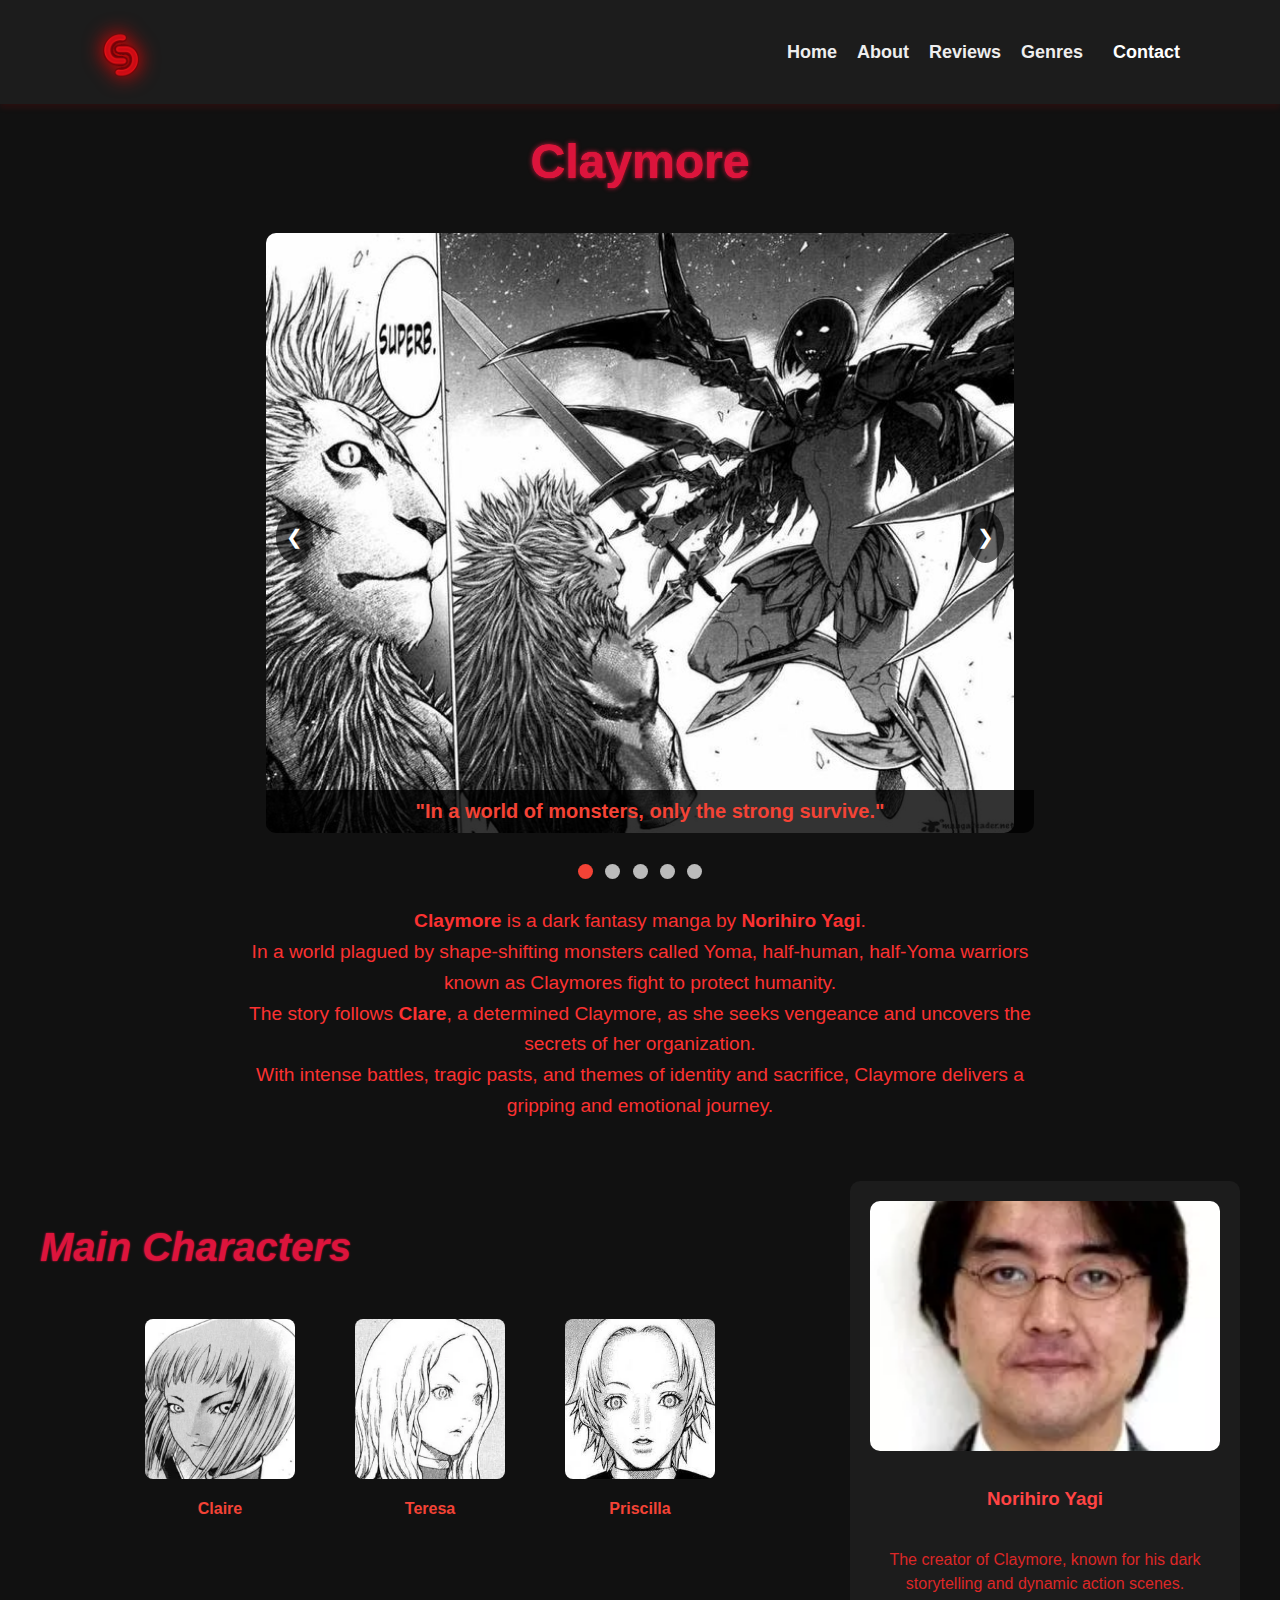
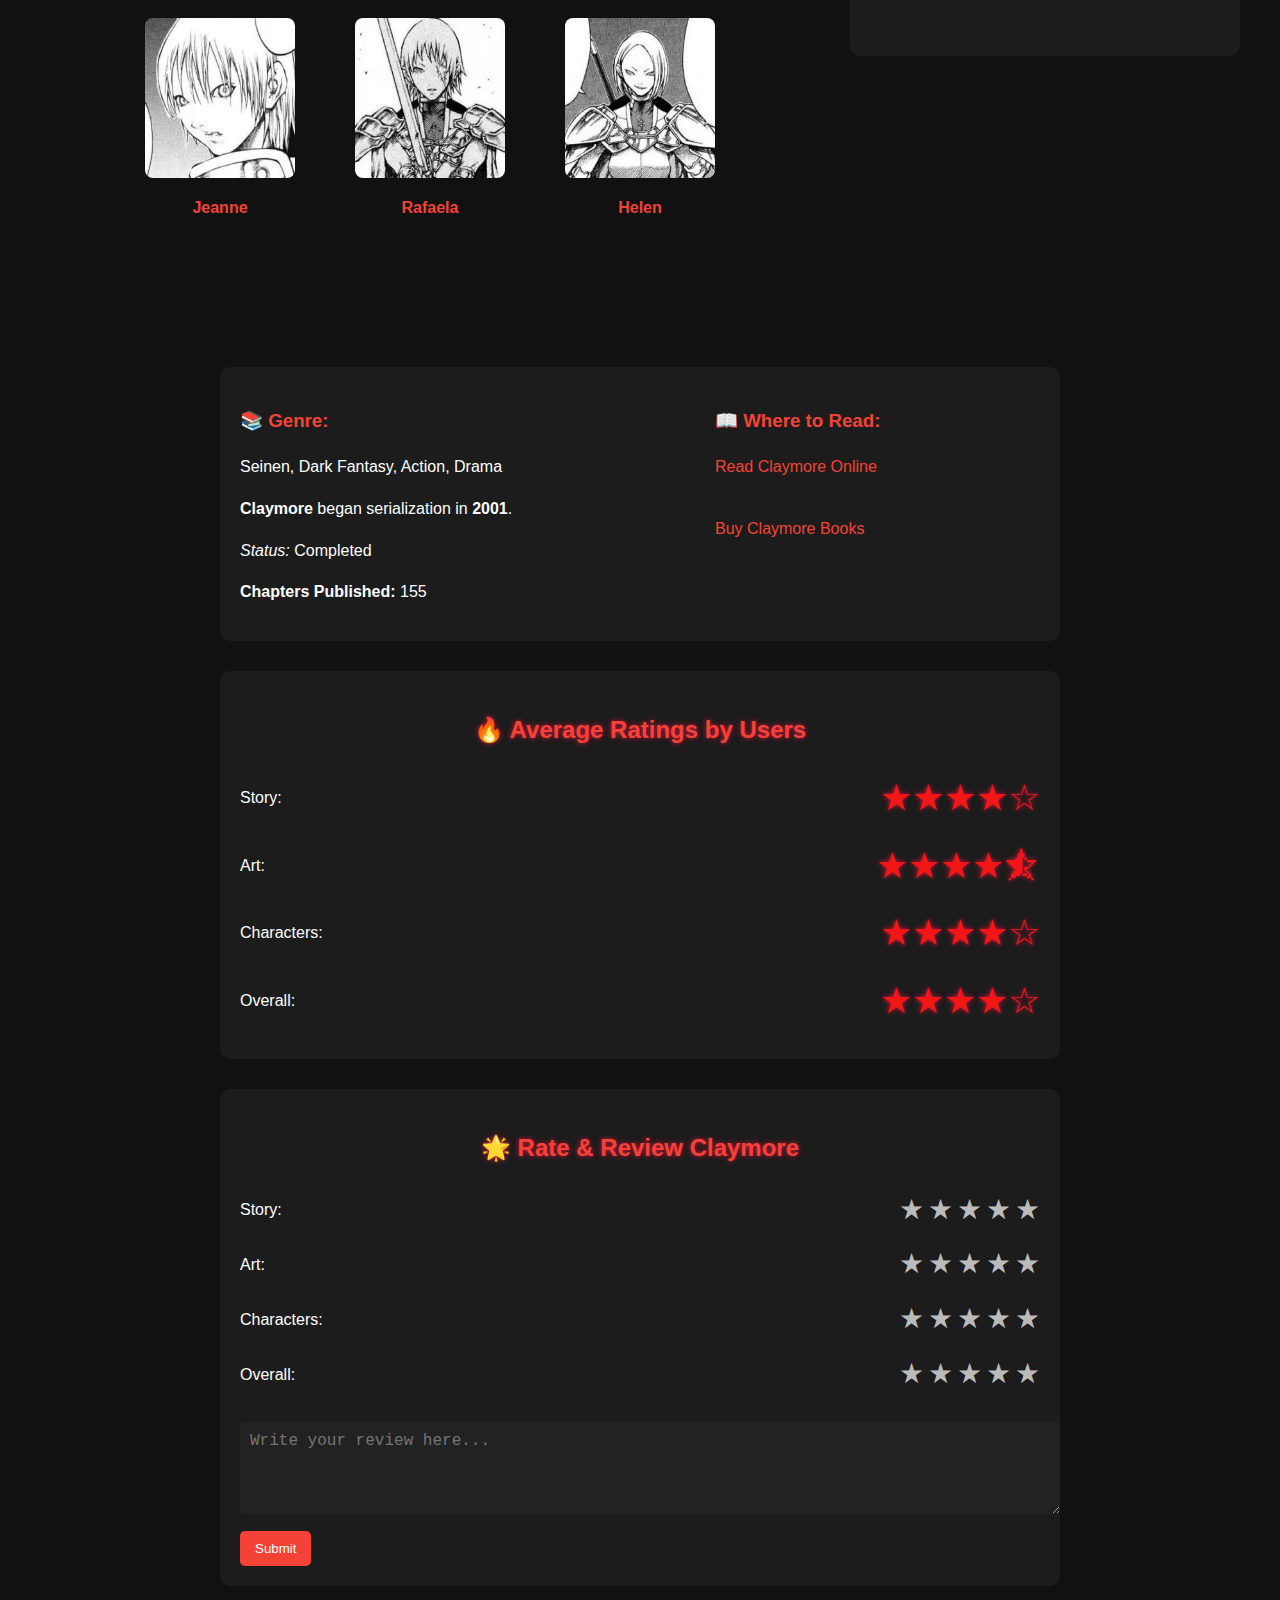
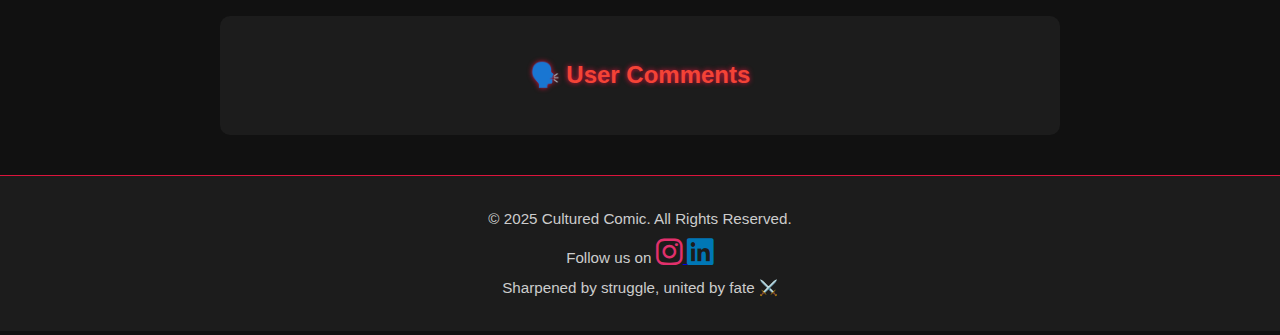
<file: claymore/claymore.html>
<!DOCTYPE html>
<html lang="en">

<head>
    <meta charset="UTF-8" />
    <meta name="viewport" content="width=device-width, initial-scale=1" />
    <title>Claymore</title>
    <link rel="stylesheet" href="../all/style.css" />
    <link rel="icon" type="image/png" href="../glow_only_logo.png">
    <link rel="stylesheet" href="https://cdnjs.cloudflare.com/ajax/libs/font-awesome/6.5.0/css/all.min.css">
</head>

<body>
        <nav class="navbar">
        <div class="nav-container">
            <a href="../index.html" class="logo" target="_blank"><img src="../glow_only_logo.png" class="logo-img"
                    alt="Cultured Comic Logo"><span class="logo-txt">Cultured Comic</span> </a>
            <!-- Mobile Toggle Button -->
            <button class="menu-toggle" aria-label="Toggle navigation">
                ☰
            </button>
            <ul class="nav-links">
                <li><a href="../index.html" target="_blank">Home</a></li>
                <li><a href="#extra-info">About</a></li>
                <li><a href="#ratings-section">Reviews</a></li>
                <li><a href="#genres-section">Genres</a></li>
                <li class="contact-container">
                    <span class="contact-icon">
                        Contact
                    </span>
                    <div class="contact-popup">
                        <a href="https://www.instagram.com/rdeb4barca" target="_blank">
                            <i class="fab fa-instagram"></i> Instagram
                        </a>
                        <a href="https://www.linkedin.com/in/Rahul Deb" target="_blank">
                            <i class="fab fa-linkedin"></i> LinkedIn
                        </a>
                        <a href="mailto:rdrahuldeb93@gmail.com">
                            <i class="fas fa-envelope"></i> Gmail
                        </a>
                    </div>
                </li>
            </ul>
        </div>
    </nav>

    <header class="main-heading">
        <h1>Claymore</h1>
    </header>

    <div class="slideshow-container">
        <div class="slide fade">
            <img src="images/claymore1.jpg" alt="Panel 1" />
            <div class="caption">"In a world of monsters, only the strong survive."</div>
        </div>
        <div class="slide fade">
            <img src="images/claymore2.jpg" alt="Panel 2" />
            <div class="caption">"Silver-eyed warriors walk the line between human and beast."</div>
        </div>
        <div class="slide fade">
            <img src="images/claymore3.jpg" alt="Panel 3" />
            <div class="caption">"Once innocent, now the most feared awakened being."</div>
        </div>
        <div class="slide fade">
            <img src="images/claymore4.jpg" alt="Panel 4" />
            <div class="caption">"Swords clash in the shadows of a dark fantasy world."</div>
        </div>
        <div class="slide fade">
            <img src="images/claymore_group.jpg" alt="Panel 5" />
            <div class="caption">"Sisterhood forged in battle."</div>
        </div>
        <a class="prev" onclick="plusSlides(-1)">❮</a>
        <a class="next" onclick="plusSlides(1)">❯</a>
    </div>

    <div style="text-align: center">
        <span class="dot" onclick="currentSlide(1)"></span>
        <span class="dot" onclick="currentSlide(2)"></span>
        <span class="dot" onclick="currentSlide(3)"></span>
        <span class="dot" onclick="currentSlide(4)"></span>
        <span class="dot" onclick="currentSlide(5)"></span>
    </div>

    <section class="description">
        <p>
            <strong>Claymore</strong> is a dark fantasy manga by <strong>Norihiro Yagi</strong>.<br>
            In a world plagued by shape-shifting monsters called Yoma, half-human, half-Yoma warriors known as Claymores
            fight to protect humanity.<br>
            The story follows <strong>Clare</strong>, a determined Claymore, as she seeks vengeance and uncovers the
            secrets of her organization.<br>
            With intense battles, tragic pasts, and themes of identity and sacrifice, Claymore delivers a gripping and
            emotional journey.
        </p>
    </section>
    <!-- Tribute and Extra Info Section -->
    <div class="extra-info-container" id="extra-info">
        <!-- Characters Section with Heading -->
        <div class="character-section">
            <h2 class="section-heading">Main Characters</h2>
            <div class="characters">
                <div class="character">
                    <img src="images/claire.png" alt="Claire">
                    <p class="char-name">Claire</p>
                    <div class="char-desc">The main protagonist, a determined Claymore with a tragic past and a
                        relentless drive for revenge.</div>
                </div>
                <div class="character">
                    <img src="images/teresa.jpg" alt="Teresa">
                    <p class="char-name">Teresa</p>
                    <div class="char-desc">Known as Teresa of the Faint Smile, she is one of the most powerful and
                        compassionate Claymores.</div>
                </div>
                <div class="character">
                    <img src="images/priscilla.jpg" alt="Priscilla">
                    <p class="char-name">Priscilla</p>
                    <div class="char-desc">A once-promising Claymore whose tragic transformation sets the story in
                        motion.</div>
                </div>
                <div class="character">
                    <img src="images/jeanne.jpg" alt="Jeanne">
                    <p class="char-name">Jeanne</p>
                    <div class="char-desc">A loyal and courageous Claymore, respected for her sense of honor and
                        sacrifice.</div>
                </div>
                <div class="character">
                    <img src="images/rafaela.webp" alt="Rafaela">
                    <p class="char-name">Rafaela</p>
                    <div class="char-desc">A mysterious Claymore with a complex connection to the organization's
                        secrets.</div>
                </div>
                <div class="character">
                    <img src="images/helen.jpg" alt="Helen">
                    <p class="char-name">Helen</p>
                    <div class="char-desc">A brash and skilled fighter, known for her sharp tongue and loyalty to her
                        comrades.</div>
                </div>
            </div>
        </div>

        <!-- Norihiro Yagi -->
        <div class="tribute-section">
            <img src="images/yagi.jpg" alt="Norihiro Yagi">
            <h3 class="char-name">Norihiro Yagi</h3>
            <p class="mangaka-permanent-desc">The creator of Claymore, known for his dark storytelling and dynamic
                action scenes.</p>

            <div class="mangaka-desc">
                <strong>Norihiro Yagi</strong> is the author and artist of <strong>Claymore</strong>, acclaimed for its
                unique blend of action, emotion, and dark fantasy.<br>
                Yagi is also known for his earlier work <strong>Angel Densetsu</strong>, a comedy manga, showcasing his
                range as a storyteller.<br>
                <br>
                <p><u>In the words of <strong>Yagi</strong>:</u></p>
                <blockquote>
                    <strong>"Even in darkness, a blade of hope can shine."</strong>
                </blockquote>
            </div>
        </div>
    </div>

    <!-- Genre and Links -->
    <section class="below-characters">
        <div class="genres" id="genres-section">
            <h3>📚 Genre:</h3>
            <p> Seinen, Dark Fantasy, Action, Drama </p>
            <p><strong>Claymore</strong> began serialization in <strong>2001</strong>.</p>
            <p><em>Status:</em> Completed</p>
            <p><strong>Chapters Published:</strong> 155</p>
        </div>

        <div class="links">
            <h3>📖 Where to Read:</h3>
            <a href="https://www.natomanga.com/manga/claymore" target="_blank">Read Claymore Online</a><br>
            <a href="https://www.amazon.com/Claymore-Vol-1-Norihiro-Yagi/dp/1421506183" target="_blank">Buy Claymore
                Books</a>
        </div>
    </section>

    <section class="average-ratings" id="ratings-section">
        <h2>🔥 Average Ratings by Users</h2>
        <div class="rating-category">
            <label>Story:</label>
            <div id="avg-story" class="stars static" data-score="4.4"></div>
        </div>
        <div class="rating-category">
            <label>Art:</label>
            <div id="avg-art" class="stars static" data-score="4.5"></div>
        </div>
        <div class="rating-category">
            <label>Characters:</label>
            <div id="avg-characters" class="stars static" data-score="4.3"></div>
        </div>
        <div class="rating-category">
            <label>Overall:</label>
            <div id="avg-overall" class="stars static" data-score="4.4"></div>
        </div>
    </section>

    <section class="user-review" id="review-section">
        <h2>🌟 Rate & Review Claymore</h2>
        <form id="review-form">
            <div class="rating-input">
                <label>Story:</label>
                <div class="stars" data-category="story"></div>
            </div>
            <div class="rating-input">
                <label>Art:</label>
                <div class="stars" data-category="art"></div>
            </div>
            <div class="rating-input">
                <label>Characters:</label>
                <div class="stars" data-category="characters"></div>
            </div>
            <div class="rating-input">
                <label>Overall:</label>
                <div class="stars" data-category="overall"></div>
            </div>

            <textarea id="comment" rows="4" placeholder="Write your review here..." required></textarea>
            <button type="submit">Submit</button>
        </form>
    </section>

    <section class="user-comments">
        <h2>🗣️ User Comments</h2>
        <div id="comments-list">
            <!-- Reviews appear here -->
        </div>
    </section>
    <footer class="footer">
        <div class="footer-content">
            <p>&copy; 2025 Cultured Comic. All Rights Reserved.</p>
            <p>Follow us on <a href="https://instagram.com/rdeb4barca" target="_blank">
                    <i class="fab fa-instagram fa-2x" style="color:#E1306C;"></i>
                </a><a href="https://www.linkedin.com/in/Rahul Deb" target="_blank">
                    <i class="fab fa-linkedin fa-2x" style="color:#0077B5;"></i>
                </a>
            </p>
            <p>Sharpened by struggle, united by fate ⚔️</p>
        </div>
    </footer>

    <script src="../all/all.js"></script>
</body>

</html>
</file>
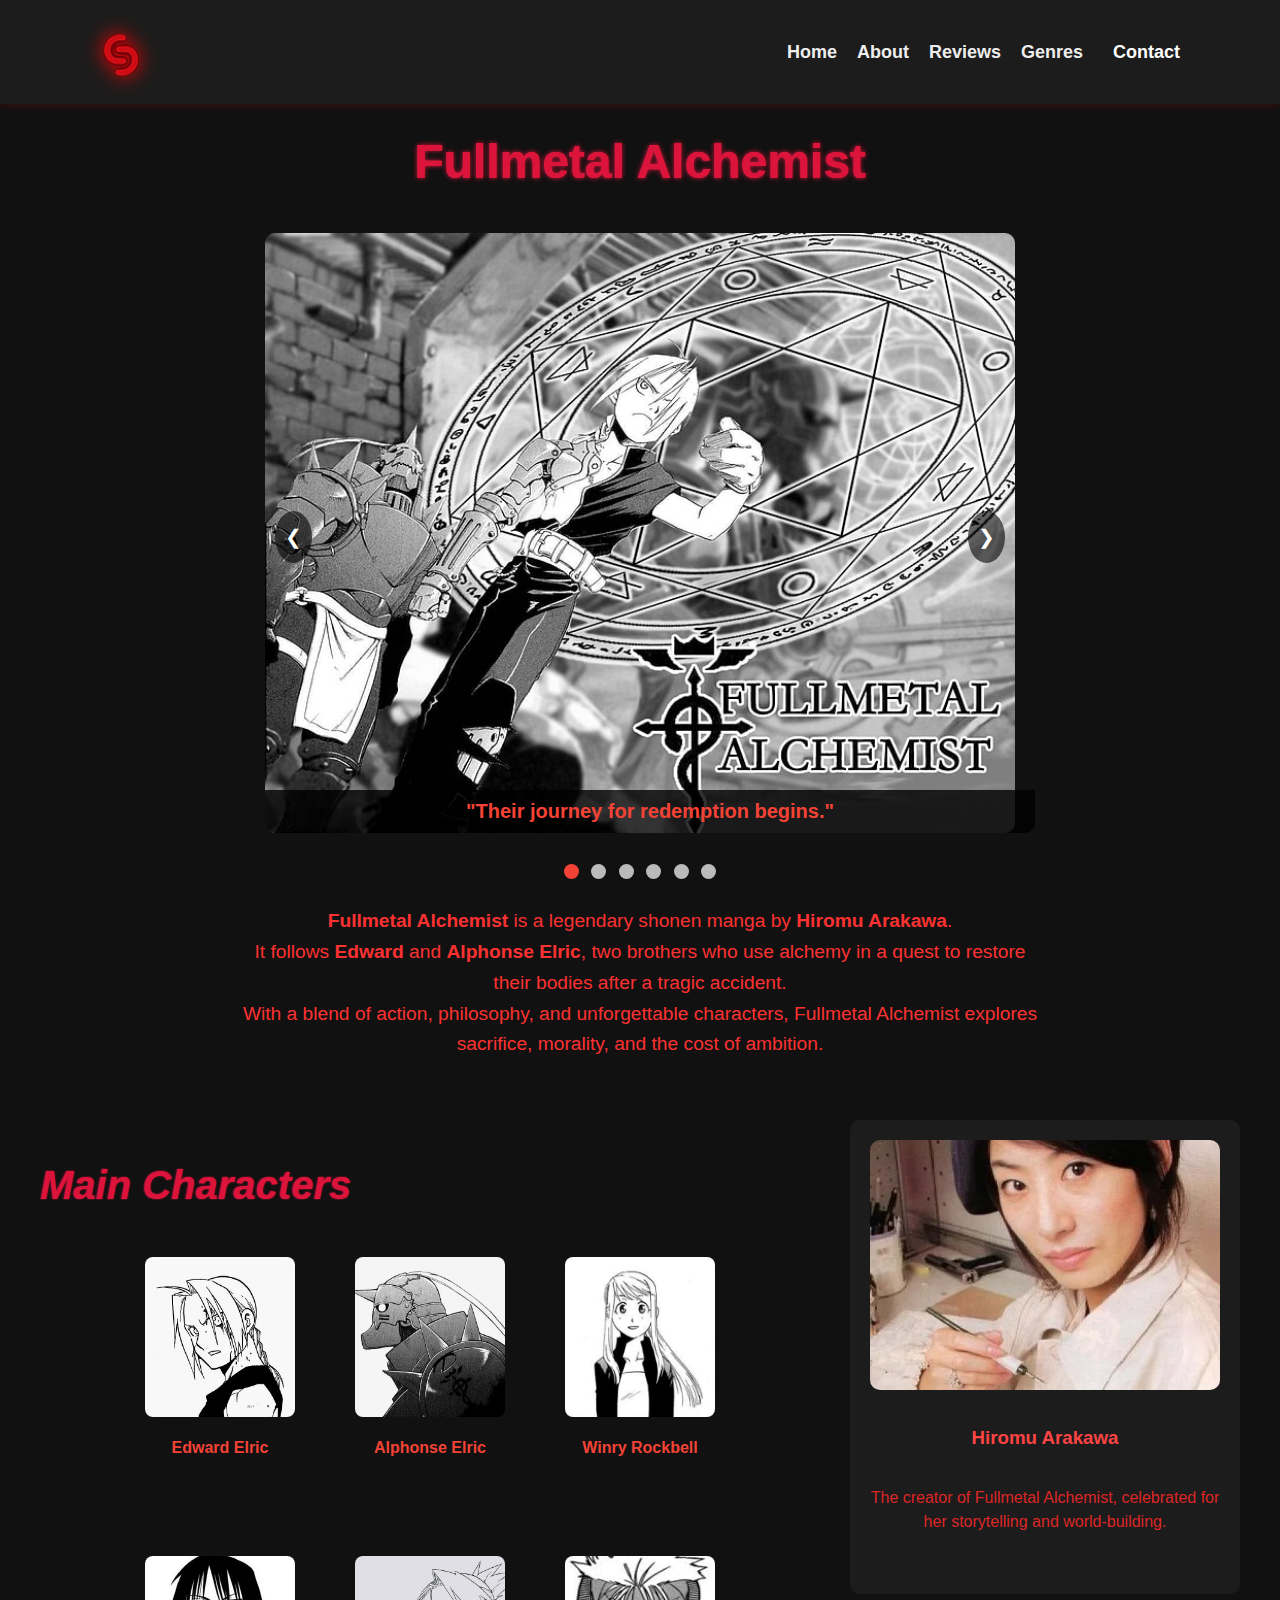
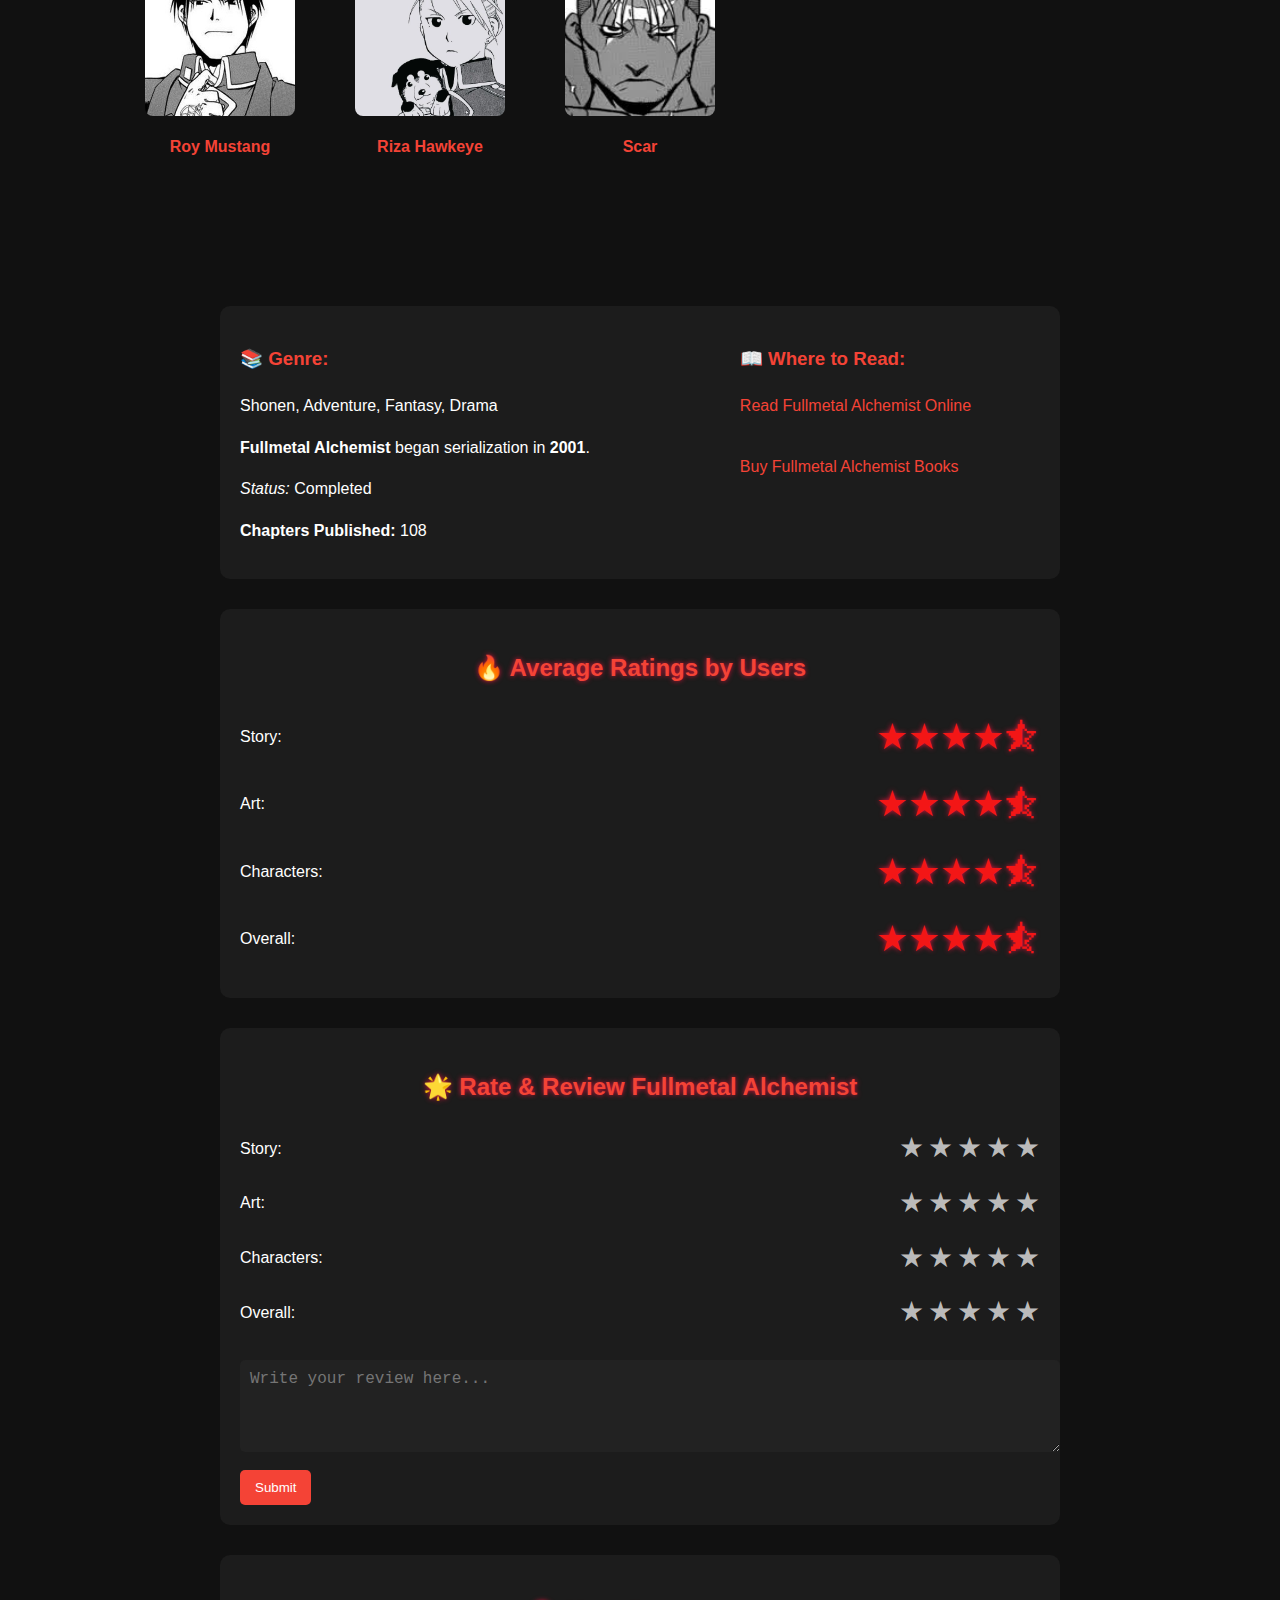
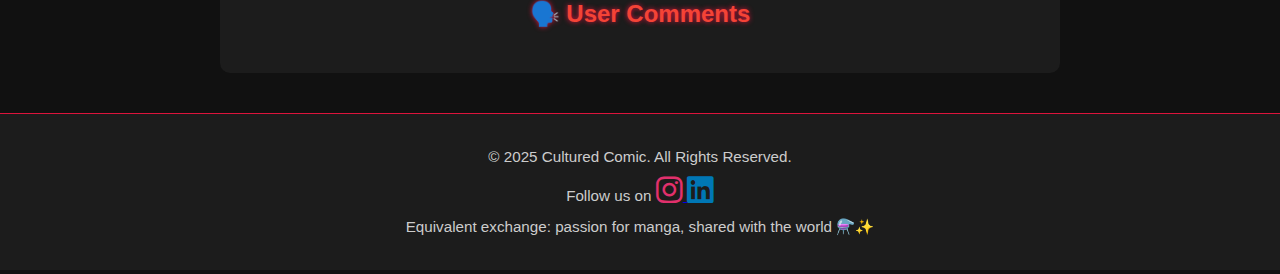
<file: fullmetal/fullmetal.html>
<!DOCTYPE html>
<html lang="en">

<head>
    <meta charset="UTF-8" />
    <meta name="viewport" content="width=device-width, initial-scale=1" />
    <title>Fullmetal Alchemist</title>
    <link rel="stylesheet" href="../all/style.css" />
    <link rel="icon" type="image/png" href="../glow_only_logo.png">
    <link rel="stylesheet" href="https://cdnjs.cloudflare.com/ajax/libs/font-awesome/6.5.0/css/all.min.css">
</head>

<body>
    <nav class="navbar">
        <div class="nav-container">
            <a href="../index.html" class="logo" target="_blank"><img src="../glow_only_logo.png" class="logo-img"
                    alt="Cultured Comic Logo"><span class="logo-txt">Cultured Comic</span> </a>
            <ul class="nav-links">
                <li><a href="../index.html" target="_blank">Home</a></li>
                <li><a href="#extra-info">About</a></li>
                <li><a href="#ratings-section">Reviews</a></li>
                <li><a href="#genres-section">Genres</a></li>
                <li class="contact-container">
                    <span class="contact-icon">
                        Contact
                    </span>
                    <div class="contact-popup">
                        <a href="https://www.instagram.com/rdeb4barca" target="_blank">
                            <i class="fab fa-instagram"></i> Instagram
                        </a>
                        <a href="https://www.linkedin.com/in/Rahul Deb" target="_blank">
                            <i class="fab fa-linkedin"></i> LinkedIn
                        </a>
                        <a href="mailto:rdrahuldeb93@gmail.com">
                            <i class="fas fa-envelope"></i> Gmail
                        </a>
                    </div>
                </li>
            </ul>
        </div>
    </nav>

    <header class="main-heading">
        <h1>Fullmetal Alchemist</h1>
    </header>

    <div class="slideshow-container">
        <div class="slide fade">
            <img src="images/fullmetal1.jpg" alt="Panel 1" />
            <div class="caption">"Their journey for redemption begins."</div>
        </div>
        <div class="slide fade">
            <img src="images/fullmetal2.jpg" alt="Panel 2" />
            <div class="caption">"To obtain, something of equal value must be lost."</div>
        </div>
        <div class="slide fade">
            <img src="images/fullmetal3.jpg" alt="Panel 3" />
            <div class="caption">"Brothers bound by alchemy and sacrifice."</div>
        </div>
        <div class="slide fade">
            <img src="images/fullmetal4.jpg" alt="Panel 4" />
            <div class="caption">"A lesson without pain is meaningless."</div>
        </div>
        <div class="slide fade">
            <img src="images/fullmetal5.jpg" alt="Panel 5" />
            <div class="caption">"The truth is always cruel."</div>
        </div>
        <div class="slide fade">
            <img src="images/fullmetal.jpg" alt="Panel 5" />
            <div class="caption">"Together, they face every challenge as one."</div>
        </div>
        <a class="prev" onclick="plusSlides(-1)">❮</a>
        <a class="next" onclick="plusSlides(1)">❯</a>
    </div>

    <div style="text-align: center">
        <span class="dot" onclick="currentSlide(1)"></span>
        <span class="dot" onclick="currentSlide(2)"></span>
        <span class="dot" onclick="currentSlide(3)"></span>
        <span class="dot" onclick="currentSlide(4)"></span>
        <span class="dot" onclick="currentSlide(5)"></span>
        <span class="dot" onclick="currentSlide(6)"></span>
    </div>

    <section class="description">
        <p>
            <strong>Fullmetal Alchemist</strong> is a legendary shonen manga by <strong>Hiromu Arakawa</strong>.<br>
            It follows <strong>Edward</strong> and <strong>Alphonse Elric</strong>, two brothers who use alchemy in a
            quest to restore their bodies after a tragic accident.<br>
            With a blend of action, philosophy, and unforgettable characters, Fullmetal Alchemist explores sacrifice,
            morality, and the cost of ambition.
        </p>
    </section>
    <!-- Tribute and Extra Info Section -->
    <div class="extra-info-container" id="extra-info">
        <!-- Characters Section with Heading -->
        <div class="character-section">
            <h2 class="section-heading">Main Characters</h2>
            <div class="characters">
                <div class="character">
                    <img src="images/edward.jpg" alt="Edward Elric">
                    <p class="char-name">Edward Elric</p>
                    <div class="char-desc">The "Fullmetal Alchemist." A prodigy with a strong will and a metal arm,
                        seeking redemption for his past mistakes.</div>
                </div>
                <div class="character">
                    <img src="images/alphonse.jpg" alt="Alphonse Elric">
                    <p class="char-name">Alphonse Elric</p>
                    <div class="char-desc">Edward’s younger brother, whose soul is bound to a suit of armor.
                        Kind-hearted and wise beyond his years.</div>
                </div>
                <div class="character">
                    <img src="images/winry.jpg" alt="Winry Rockbell">
                    <p class="char-name">Winry Rockbell</p>
                    <div class="char-desc">A talented automail mechanic and childhood friend of the Elrics. Supports
                        them through every hardship.</div>
                </div>
                <div class="character">
                    <img src="images/mustang.jpg" alt="Roy Mustang">
                    <p class="char-name">Roy Mustang</p>
                    <div class="char-desc">The "Flame Alchemist." A high-ranking officer with ambitions to change the
                        country for the better.</div>
                </div>
                <div class="character">
                    <img src="images/hawkeye.jpg" alt="Riza Hawkeye">
                    <p class="char-name">Riza Hawkeye</p>
                    <div class="char-desc">Mustang’s loyal lieutenant and sharpshooter, known for her calm and collected
                        nature.</div>
                </div>
                <div class="character">
                    <img src="images/scar.jpg" alt="Scar">
                    <p class="char-name">Scar</p>
                    <div class="char-desc">A vengeful warrior marked by tragedy, Scar targets State Alchemists as
                        retribution for his people’s suffering.</div>
                </div>
            </div>
        </div>

        <!-- Hiromu Arakawa -->
        <div class="tribute-section">
            <img src="images/arakawa.jpg" alt="Hiromu Arakawa">
            <h3 class="char-name">Hiromu Arakawa</h3>
            <p class="mangaka-permanent-desc">The creator of Fullmetal Alchemist, celebrated for her storytelling and
                world-building.</p>

            <div class="mangaka-desc">
                <strong>Hiromu Arakawa</strong> is the mangaka of <strong>Fullmetal Alchemist</strong>, one of
                the most influential manga of all time.<br>
                Her work is praised for its deep themes, memorable characters, and emotional impact.<br>
                <strong>Fullmetal Alchemist: Brotherhood</strong>, the 2009 anime adaptation, is widely regarded as one
                of the greatest anime series ever made, faithfully adapting Arakawa’s original vision.<br>She is also
                known for other acclaimed manga such as <strong>Silver Spoon</strong> and <strong>Heroic Legend of
                    Arslan</strong>, showcasing her versatility and storytelling talent.
                <br>
                <br>
                <p><u>In the words of <strong>Arakawa</strong>:</u></p>
                <blockquote>
                    <strong>"To obtain, something of equal value must be lost."</strong>
                </blockquote>
            </div>
        </div>
    </div>

    <!-- Genre and Links -->
    <section class="below-characters">
        <div class="genres" id="genres-section">
            <h3>📚 Genre:</h3>
            <p> Shonen, Adventure, Fantasy, Drama</p>
            <p><strong>Fullmetal Alchemist</strong> began serialization in <strong>2001</strong>.</p>
            <p><em>Status:</em> Completed</p>
            <p><strong>Chapters Published:</strong> 108</p>
        </div>

        <div class="links">
            <h3>📖 Where to Read:</h3>
            <a href="https://www.natomanga.com/manga/fullmetal-alchemist" target="_blank">Read Fullmetal Alchemist
                Online</a><br>
            <a href="https://www.amazon.com/Fullmetal-Alchemist-Vol-1/dp/1591169208" target="_blank">Buy Fullmetal
                Alchemist Books</a>
        </div>
    </section>

    <section class="average-ratings" id="ratings-section">
        <h2>🔥 Average Ratings by Users</h2>
        <div class="rating-category">
            <label>Story:</label>
            <div id="avg-story" class="stars static" data-score="4.8"></div>
        </div>
        <div class="rating-category">
            <label>Art:</label>
            <div id="avg-art" class="stars static" data-score="4.6"></div>
        </div>
        <div class="rating-category">
            <label>Characters:</label>
            <div id="avg-characters" class="stars static" data-score="4.9"></div>
        </div>
        <div class="rating-category">
            <label>Overall:</label>
            <div id="avg-overall" class="stars static" data-score="4.9"></div>
        </div>
    </section>

    <section class="user-review" id="review-section">
        <h2>🌟 Rate & Review Fullmetal Alchemist</h2>
        <form id="review-form">
            <div class="rating-input">
                <label>Story:</label>
                <div class="stars" data-category="story"></div>
            </div>
            <div class="rating-input">
                <label>Art:</label>
                <div class="stars" data-category="art"></div>
            </div>
            <div class="rating-input">
                <label>Characters:</label>
                <div class="stars" data-category="characters"></div>
            </div>
            <div class="rating-input">
                <label>Overall:</label>
                <div class="stars" data-category="overall"></div>
            </div>

            <textarea id="comment" rows="4" placeholder="Write your review here..." required></textarea>
            <button type="submit">Submit</button>
        </form>
    </section>

    <section class="user-comments">
        <h2>🗣️ User Comments</h2>
        <div id="comments-list">
            <!-- Reviews appear here -->
        </div>
    </section>
    <footer class="footer">
        <div class="footer-content">
            <p>&copy; 2025 Cultured Comic. All Rights Reserved.</p>
            <p>Follow us on <a href="https://instagram.com/rdeb4barca" target="_blank">
                    <i class="fab fa-instagram fa-2x" style="color:#E1306C;"></i>
                </a><a href="https://www.linkedin.com/in/Rahul Deb" target="_blank">
                    <i class="fab fa-linkedin fa-2x" style="color:#0077B5;"></i>
                </a>
            </p>
            <p>Equivalent exchange: passion for manga, shared with the world ⚗️✨</p>
        </div>
    </footer>

    <script src="../all/all.js"></script>
</body>

</html>
</file>
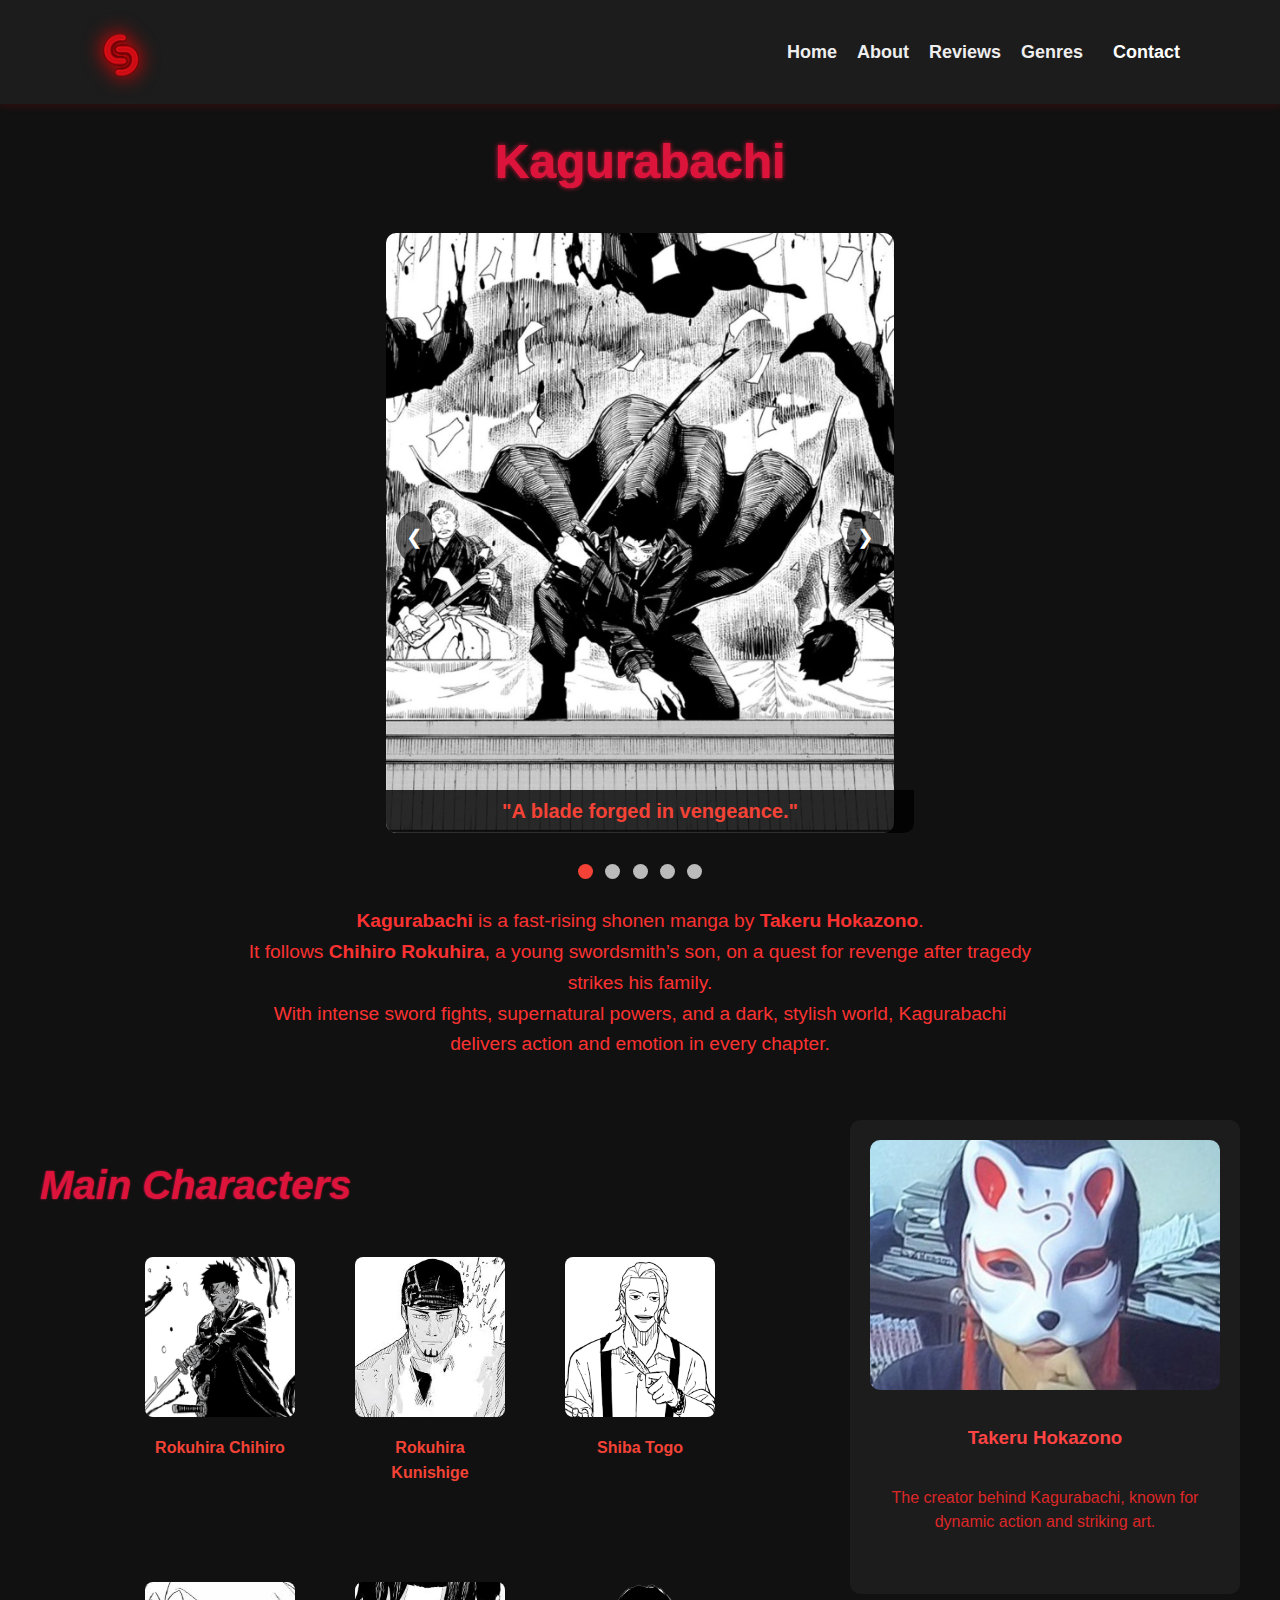
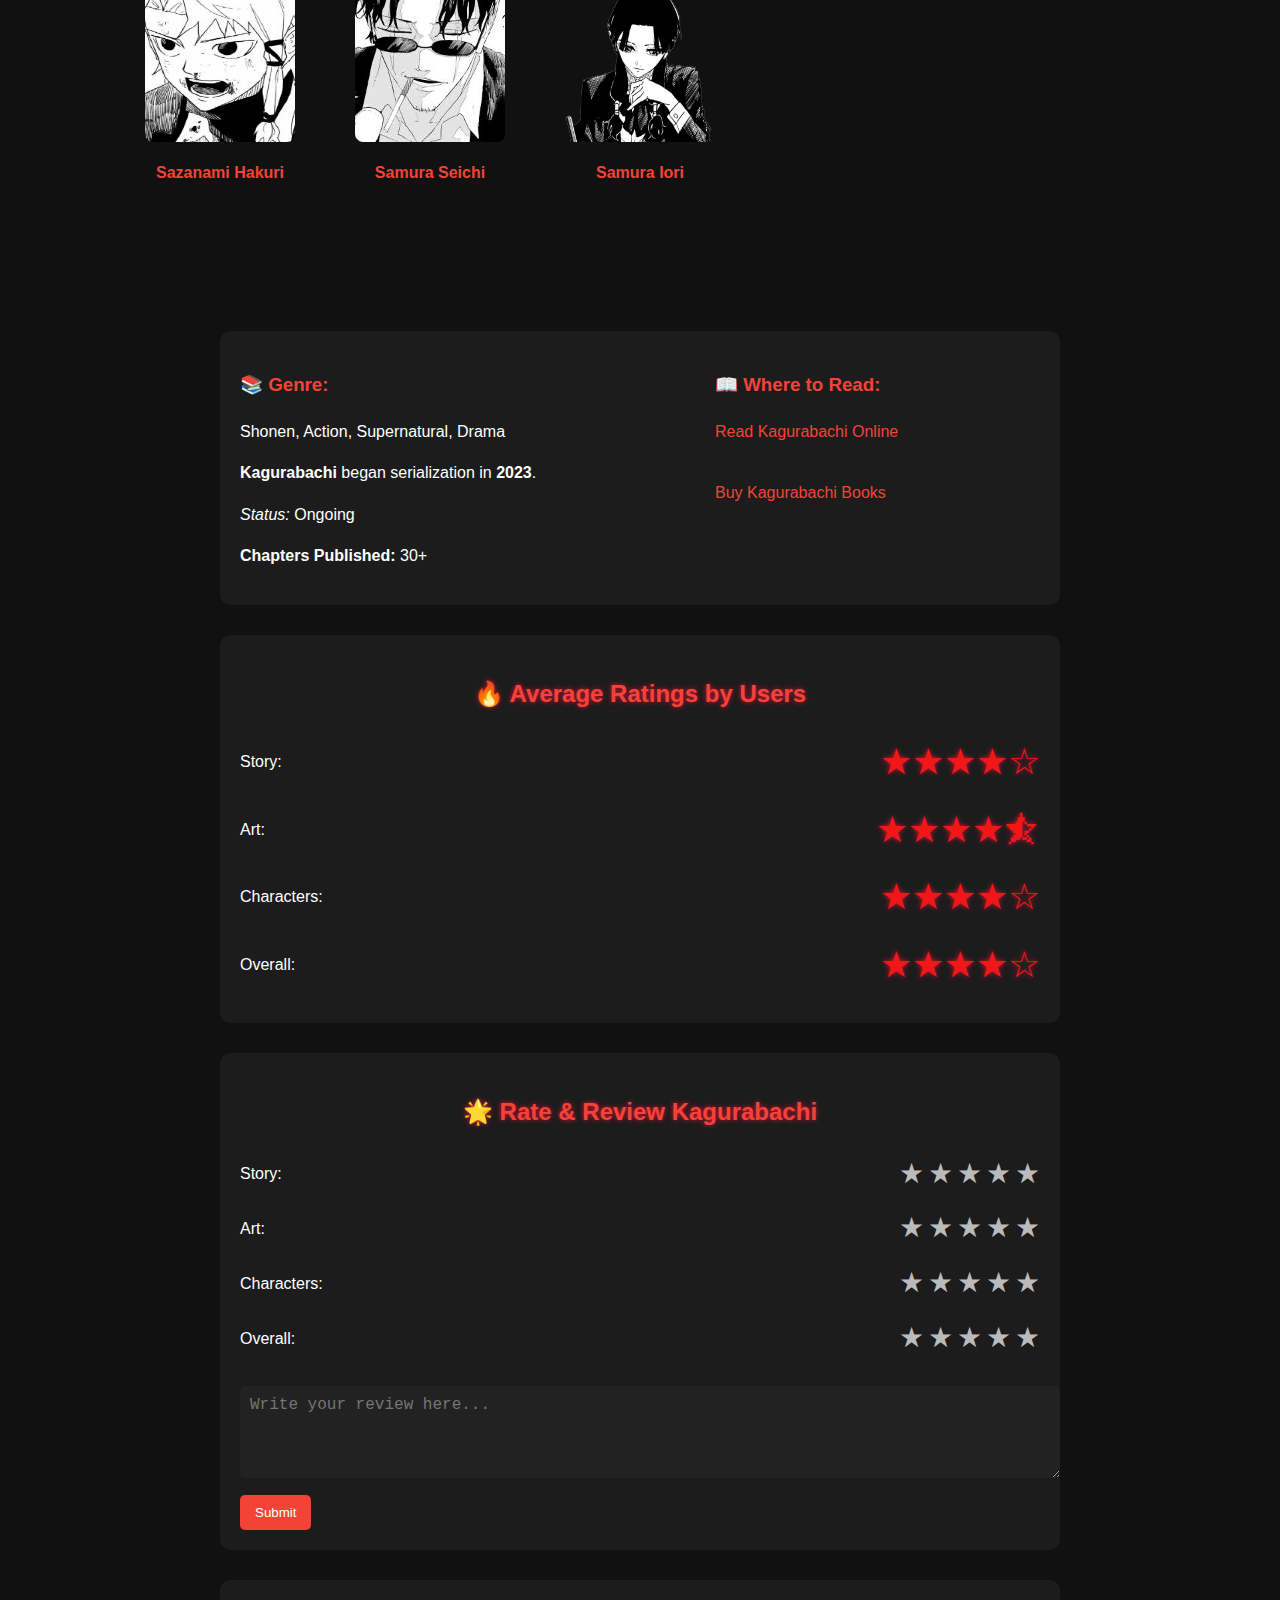
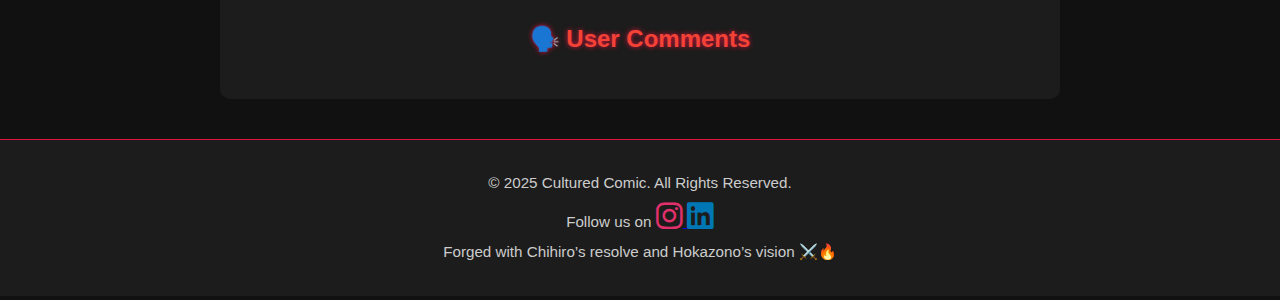
<file: kagurabachi/kagurabachi.html>
<!DOCTYPE html>
<html lang="en">

<head>
    <meta charset="UTF-8" />
    <meta name="viewport" content="width=device-width, initial-scale=1" />
    <title>Kagurabachi</title>
    <link rel="stylesheet" href="../all/style.css" />
    <link rel="icon" type="image/png" href="../glow_only_logo.png">
    <link rel="stylesheet" href="https://cdnjs.cloudflare.com/ajax/libs/font-awesome/6.5.0/css/all.min.css">
</head>

<body>
        <nav class="navbar">
        <div class="nav-container">
            <a href="../index.html" class="logo" target="_blank"><img src="../glow_only_logo.png" class="logo-img"
                    alt="Cultured Comic Logo"><span class="logo-txt">Cultured Comic</span> </a>
            <!-- Mobile Toggle Button -->
            <button class="menu-toggle" aria-label="Toggle navigation">
                ☰
            </button>
            <ul class="nav-links">
                <li><a href="../index.html" target="_blank">Home</a></li>
                <li><a href="#extra-info">About</a></li>
                <li><a href="#ratings-section">Reviews</a></li>
                <li><a href="#genres-section">Genres</a></li>
                <li class="contact-container">
                    <span class="contact-icon">
                        Contact
                    </span>
                    <div class="contact-popup">
                        <a href="https://www.instagram.com/rdeb4barca" target="_blank">
                            <i class="fab fa-instagram"></i> Instagram
                        </a>
                        <a href="https://www.linkedin.com/in/Rahul Deb" target="_blank">
                            <i class="fab fa-linkedin"></i> LinkedIn
                        </a>
                        <a href="mailto:rdrahuldeb93@gmail.com">
                            <i class="fas fa-envelope"></i> Gmail
                        </a>
                    </div>
                </li>
            </ul>
        </div>
    </nav>

    <header class="main-heading">
        <h1>Kagurabachi</h1>
    </header>

    <div class="slideshow-container">
        <div class="slide fade">
            <img src="images/kagurabachi1.jpg" alt="Panel 1" />
            <div class="caption">"A blade forged in vengeance."</div>
        </div>
        <div class="slide fade">
            <img src="images/kagurabachi2.webp" alt="Panel 2" />
            <div class="caption">"The path of revenge is never straight."</div>
        </div>
        <div class="slide fade">
            <img src="images/kagurabachi3.webp" alt="Panel 3" />
            <div class="caption">"A new legend begins with every swing."</div>
        </div>
        <div class="slide fade">
            <img src="images/kagurabachi4.webp" alt="Panel 4" />
            <div class="caption">"Haunted by the past, driven by purpose."</div>
        </div>
        <div class="slide fade">
            <img src="images/kagurabachi5.jpg" alt="Panel 5" />
            <div class="caption">"Unleashing power with every swing of the blade."</div>
        </div>
        <a class="prev" onclick="plusSlides(-1)">❮</a>
        <a class="next" onclick="plusSlides(1)">❯</a>
    </div>

    <div style="text-align: center">
        <span class="dot" onclick="currentSlide(1)"></span>
        <span class="dot" onclick="currentSlide(2)"></span>
        <span class="dot" onclick="currentSlide(3)"></span>
        <span class="dot" onclick="currentSlide(4)"></span>
        <span class="dot" onclick="currentSlide(5)"></span>
    </div>

    <section class="description">
        <p>
            <strong>Kagurabachi</strong> is a fast-rising shonen manga by <strong>Takeru Hokazono</strong>.<br>
            It follows <strong>Chihiro Rokuhira</strong>, a young swordsmith’s son, on a quest for revenge after tragedy
            strikes his family.<br>
            With intense sword fights, supernatural powers, and a dark, stylish world, Kagurabachi delivers action and
            emotion in every chapter.
        </p>
    </section>
    <!-- Tribute and Extra Info Section -->
    <div class="extra-info-container" id="extra-info">
        <!-- Characters Section with Heading -->
        <div class="character-section">
            <h2 class="section-heading">Main Characters</h2>
            <div class="characters">
                <div class="character">
                    <img src="images/chihiro.jpg" alt="Rokuhira Chihiro">
                    <p class="char-name">Rokuhira Chihiro</p>
                    <div class="char-desc">A skilled swordsman seeking vengeance for his father. Wields a legendary
                        blade with supernatural power.</div>
                </div>
                <div class="character">
                    <img src="images/Kunishige.jpg" alt="Rokuhira Kunishige">
                    <p class="char-name">Rokuhira Kunishige</p>
                    <div class="char-desc">Chihiro’s father, a master swordsmith whose legacy shapes the story.</div>
                </div>
                <div class="character">
                    <img src="images/shiba.png" alt="Shiba Togo">
                    <p class="char-name">Shiba Togo</p>
                    <div class="char-desc">Chihiro’s mentor and a mysterious figure with a hidden past.</div>
                </div>
                <div class="character">
                    <img src="images/haku.jpg" alt="Sazanami Hakuri">
                    <p class="char-name">Sazanami Hakuri</p>
                    <div class="char-desc">A young ally who supports Chihiro on his journey.</div>
                </div>

                <div class="character">
                    <img src="images/samura.jpg" alt="Samura Seichi">
                    <p class="char-name">Samura Seichi</p>
                    <div class="char-desc">A wandering swordsman with a mysterious past, crossing paths with Chihiro on
                        his journey.</div>
                </div>
                <div class="character">
                    <img src="images/iori.webp" alt="Samura Iori">
                    <p class="char-name">Samura Iori</p>
                    <div class="char-desc">Samura’s brave and resourceful daughter, determined to protect her family’s
                        legacy.</div>
                </div>
            </div>
        </div>

        <!-- Takeru Hokazono -->
        <div class="tribute-section">
            <img src="images/hokazono.jpg" alt="Takeru Hokazono">
            <h3 class="char-name">Takeru Hokazono</h3>
            <p class="mangaka-permanent-desc">The creator behind Kagurabachi, known for dynamic action and striking art.
            </p>

            <div class="mangaka-desc">
                <strong>Takeru Hokazono</strong> is the author and artist of <strong>Kagurabachi</strong>, a breakout
                hit in the shonen manga world.<br>
                His storytelling blends swordplay, supernatural intrigue, and emotional depth.<br>
                Kagurabachi quickly gained attention for its stylish battles and memorable characters.<br>
                <br>
                <p><u>In the words of <strong>Hokazono</strong>:</u></p>
                <blockquote>
                    <strong>"Every blade tells a story. Every scar has meaning."</strong>
                </blockquote>
            </div>
        </div>
    </div>

    <!-- Genre and Links -->
    <section class="below-characters">
        <div class="genres" id="genres-section">
            <h3>📚 Genre:</h3>
            <p> Shonen, Action, Supernatural, Drama</p>
            <p><strong>Kagurabachi</strong> began serialization in <strong>2023</strong>.</p>
            <p><em>Status:</em> Ongoing</p>
            <p><strong>Chapters Published:</strong> 30+</p>
        </div>

        <div class="links">
            <h3>📖 Where to Read:</h3>
            <a href="https://readkagurabachimanga.com/manga/kagurabachi/" target="_blank">Read Kagurabachi
                Online</a><br>
            <a href="https://www.amazon.in/Kagurabachi-Vol-1-Takeru-Hokazono/dp/1974747247" target="_blank">Buy
                Kagurabachi Books</a>
        </div>
    </section>

    <section class="average-ratings" id="ratings-section">
        <h2>🔥 Average Ratings by Users</h2>
        <div class="rating-category">
            <label>Story:</label>
            <div id="avg-story" class="stars static" data-score="4.2"></div>
        </div>
        <div class="rating-category">
            <label>Art:</label>
            <div id="avg-art" class="stars static" data-score="4.5"></div>
        </div>
        <div class="rating-category">
            <label>Characters:</label>
            <div id="avg-characters" class="stars static" data-score="4.0"></div>
        </div>
        <div class="rating-category">
            <label>Overall:</label>
            <div id="avg-overall" class="stars static" data-score="4.3"></div>
        </div>
    </section>

    <section class="user-review" id="review-section">
        <h2>🌟 Rate & Review Kagurabachi</h2>
        <form id="review-form">
            <div class="rating-input">
                <label>Story:</label>
                <div class="stars" data-category="story"></div>
            </div>
            <div class="rating-input">
                <label>Art:</label>
                <div class="stars" data-category="art"></div>
            </div>
            <div class="rating-input">
                <label>Characters:</label>
                <div class="stars" data-category="characters"></div>
            </div>
            <div class="rating-input">
                <label>Overall:</label>
                <div class="stars" data-category="overall"></div>
            </div>

            <textarea id="comment" rows="4" placeholder="Write your review here..." required></textarea>
            <button type="submit">Submit</button>
        </form>
    </section>

    <section class="user-comments">
        <h2>🗣️ User Comments</h2>
        <div id="comments-list">
            <!-- Reviews appear here -->
        </div>
    </section>
    <footer class="footer">
        <div class="footer-content">
            <p>&copy; 2025 Cultured Comic. All Rights Reserved.</p>
            <p>Follow us on <a href="https://instagram.com/rdeb4barca" target="_blank">
                    <i class="fab fa-instagram fa-2x" style="color:#E1306C;"></i>
                </a><a href="https://www.linkedin.com/in/Rahul Deb" target="_blank">
                    <i class="fab fa-linkedin fa-2x" style="color:#0077B5;"></i>
                </a>
            </p>
            <p>Forged with Chihiro’s resolve and Hokazono’s vision ⚔️🔥</p>
        </div>
    </footer>

    <script src="../all/all.js"></script>
</body>

</html>
</file>
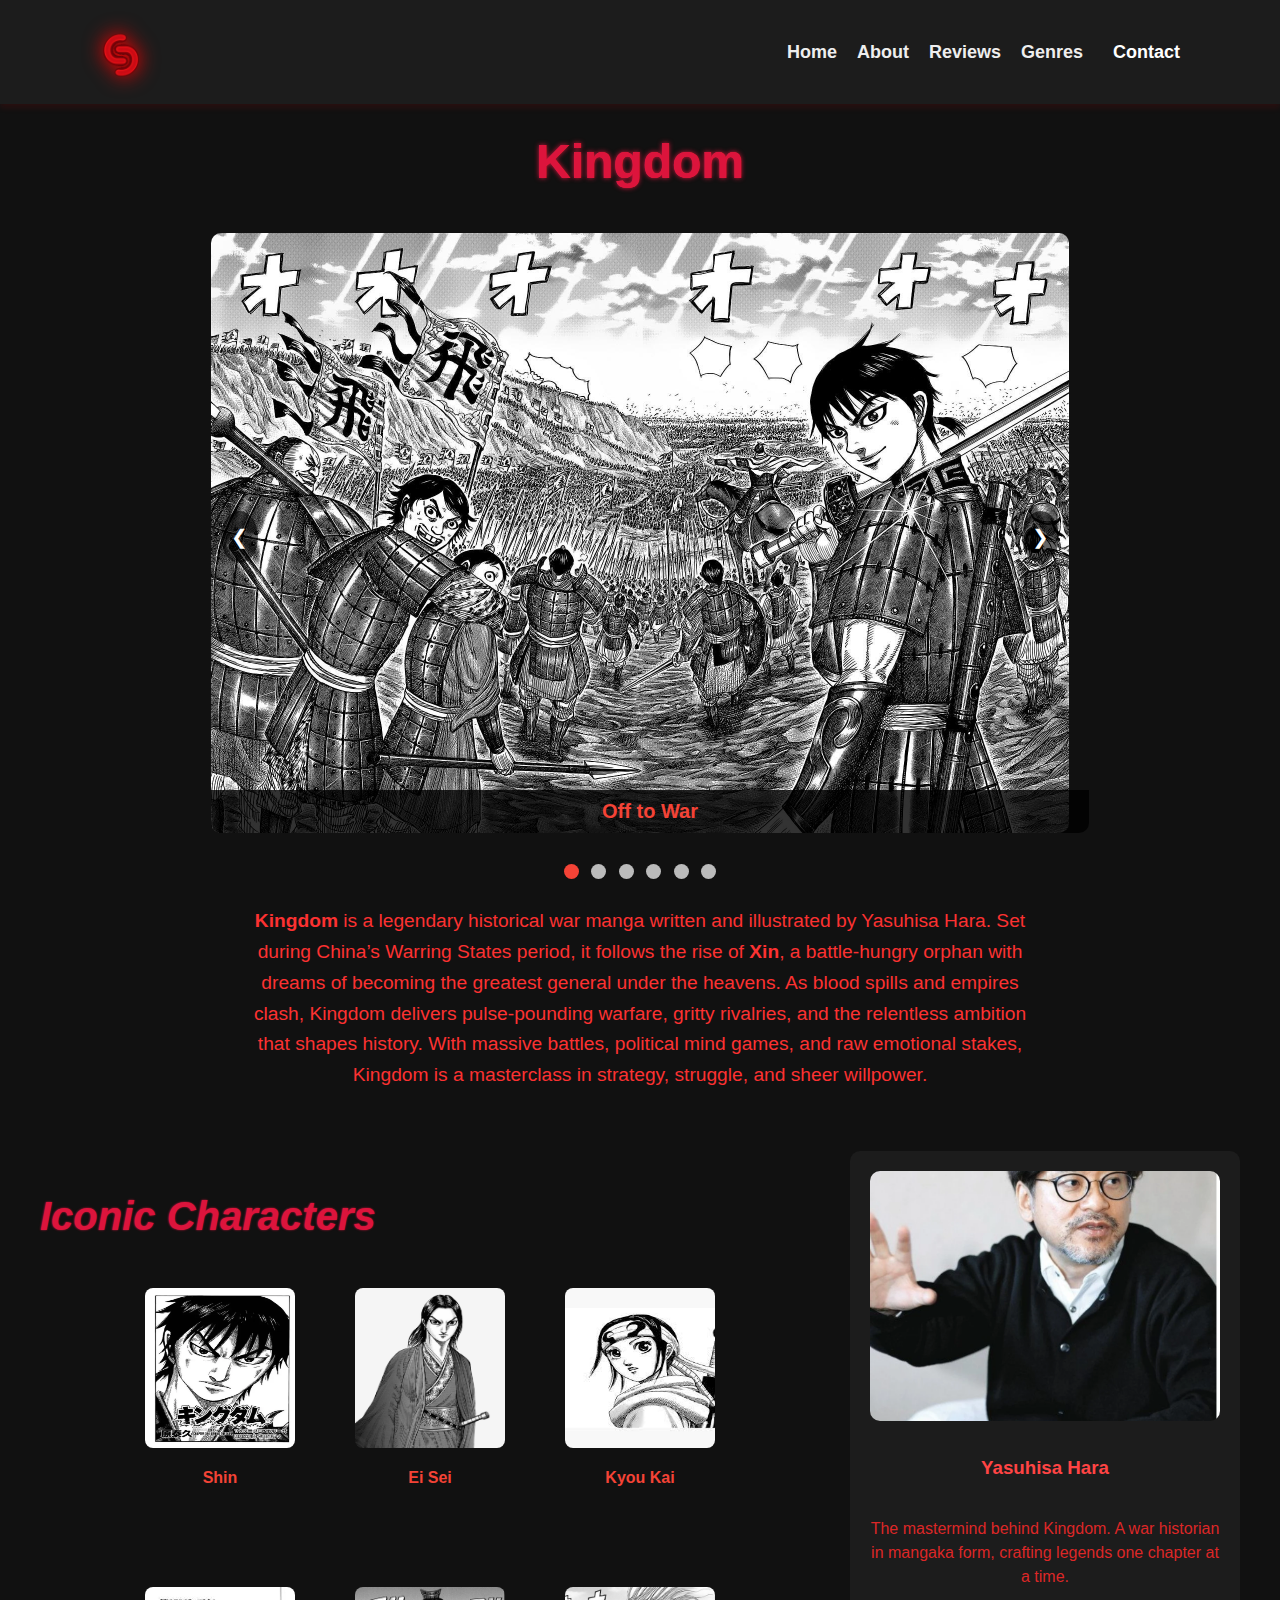
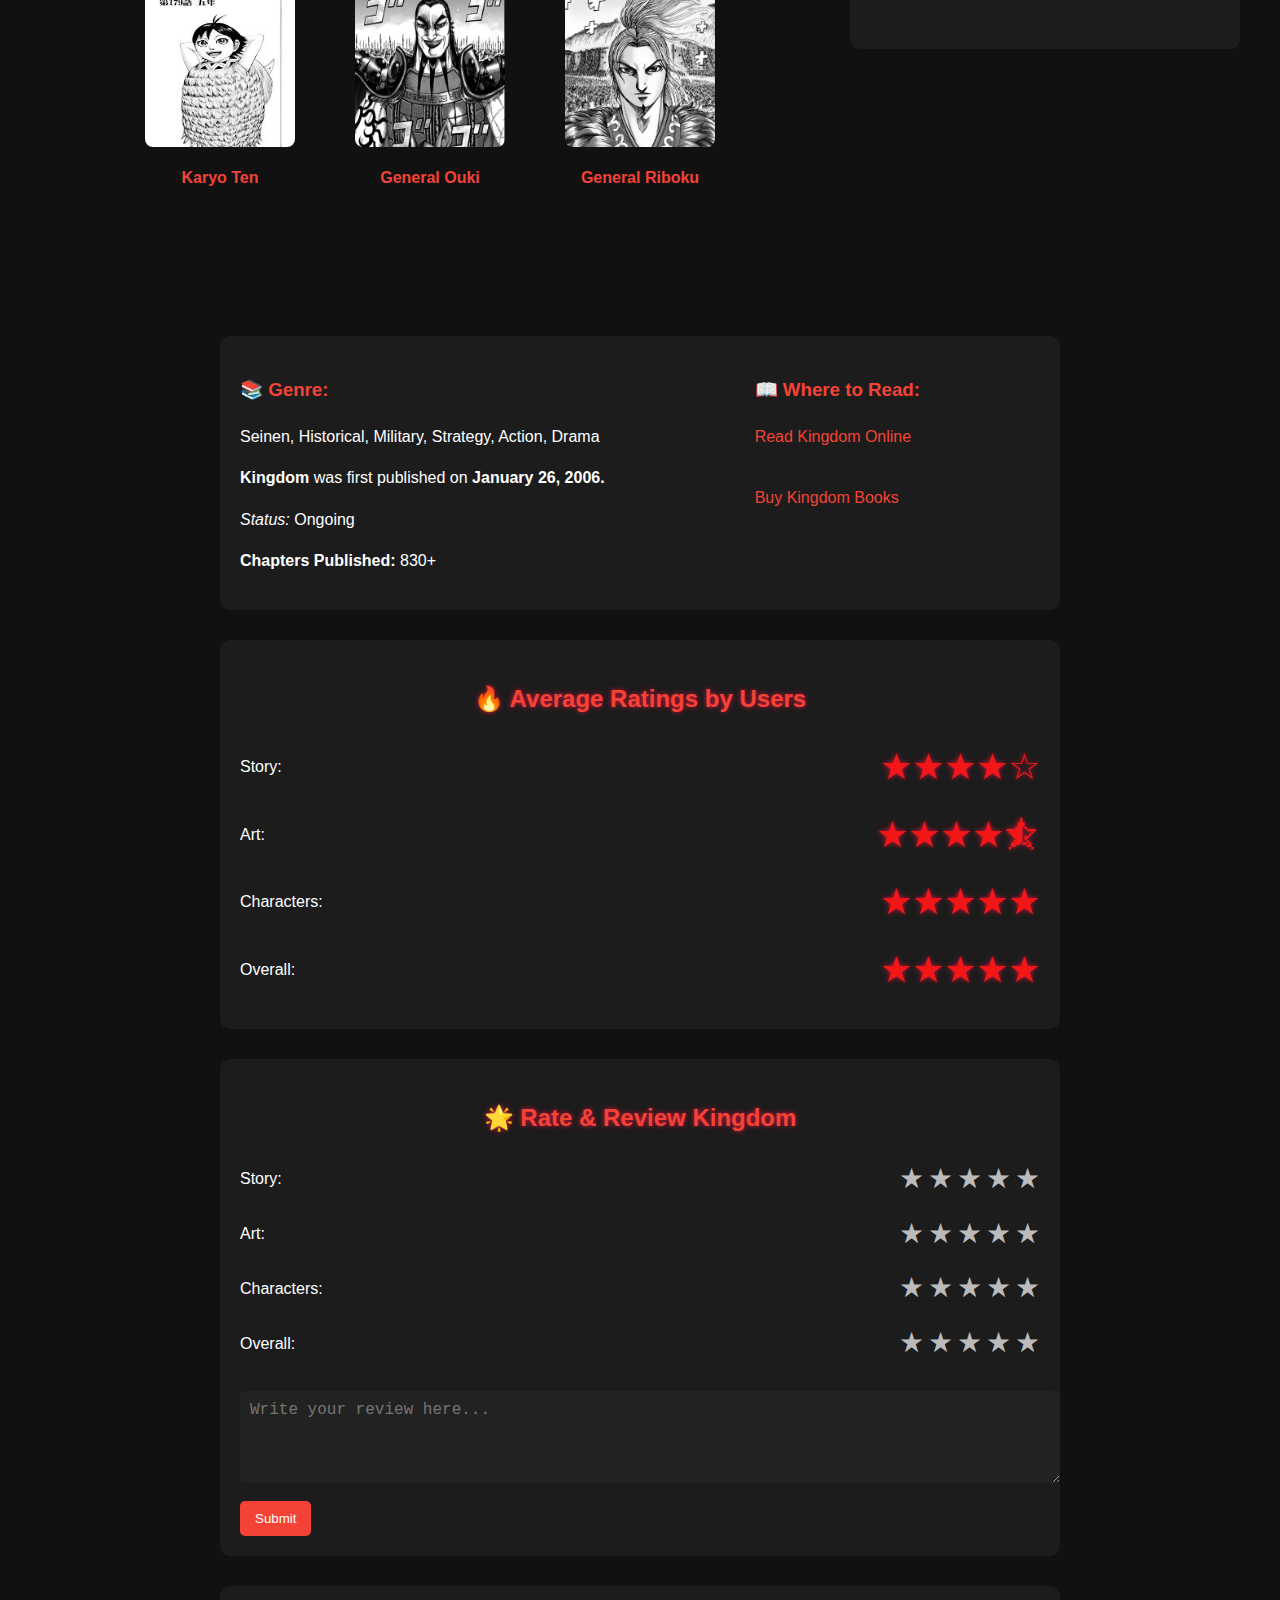
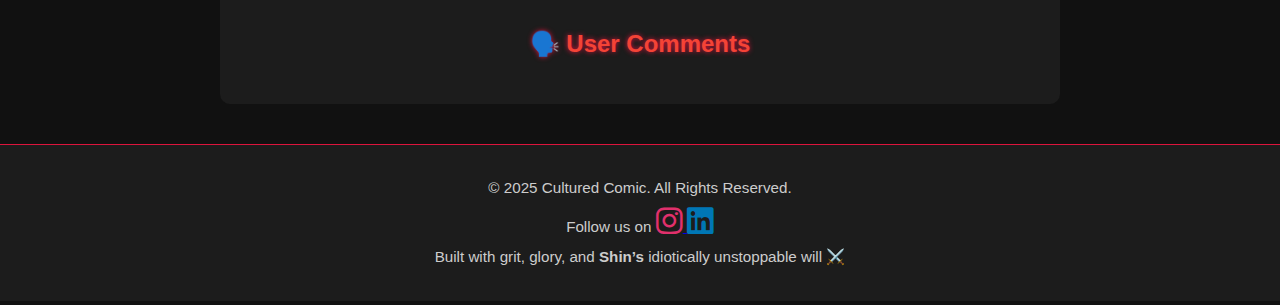
<file: kingdom/kingdom.html>
<!DOCTYPE html>
<html lang="en">

<head>
    <meta charset="UTF-8" />
    <meta name="viewport" content="width=device-width, initial-scale=1" />
    <title>Kingdom</title>
    <link rel="stylesheet" href="../all/style.css" />
    <link rel="icon" type="image/png" href="../glow_only_logo.png">
    <link rel="stylesheet" href="https://cdnjs.cloudflare.com/ajax/libs/font-awesome/6.5.0/css/all.min.css">

</head>

<body>
        <nav class="navbar">
        <div class="nav-container">
            <a href="../index.html" class="logo" target="_blank"><img src="../glow_only_logo.png" class="logo-img"
                    alt="Cultured Comic Logo"><span class="logo-txt">Cultured Comic</span> </a>
            <!-- Mobile Toggle Button -->
            <button class="menu-toggle" aria-label="Toggle navigation">
                ☰
            </button>
            <ul class="nav-links">
                <li><a href="../index.html" target="_blank">Home</a></li>
                <li><a href="#extra-info">About</a></li>
                <li><a href="#ratings-section">Reviews</a></li>
                <li><a href="#genres-section">Genres</a></li>
                <li class="contact-container">
                    <span class="contact-icon">
                        Contact
                    </span>
                    <div class="contact-popup">
                        <a href="https://www.instagram.com/rdeb4barca" target="_blank">
                            <i class="fab fa-instagram"></i> Instagram
                        </a>
                        <a href="https://www.linkedin.com/in/Rahul Deb" target="_blank">
                            <i class="fab fa-linkedin"></i> LinkedIn
                        </a>
                        <a href="mailto:rdrahuldeb93@gmail.com">
                            <i class="fas fa-envelope"></i> Gmail
                        </a>
                    </div>
                </li>
            </ul>
        </div>
    </nav>

    <header class="main-heading">
        <h1>Kingdom</h1>
    </header>

    <div class="slideshow-container">
        <div class="slide fade">
            <img src="images/kingdom.jpg" alt="Off to War" />
            <div class="caption">Off to War</div>
        </div>
        <div class="slide fade">
            <img src="images/Shin takes on Houken.jpg" alt="Shin takes on Houken" />
            <div class="caption">Shin takes on Houken</div>
        </div>
        <div class="slide fade">
            <img src="images/Shin Kills General.jpg" alt="Shin Kills General" />
            <div class="caption">Shin Kills General</div>
        </div>
        <div class="slide fade">
            <img src="images/Ousen's Trust.jpg" alt="Ousen's Trust" />
            <div class="caption">Ousen's Trust</div>
        </div>
        <div class="slide fade">
            <img src="images/Kyou Kai Dances with Houkken.png" alt="Kyou Kai Dances with Houkken" />
            <div class="caption">Kyou Kai Dances with Houkken</div>
        </div>
        <div class="slide fade">
            <img src="images/Kanki Lights Up.jpg" alt="Kanki Lights Up" />
            <div class="caption">Kanki Lights Up</div>
        </div>

        <a class="prev" onclick="plusSlides(-1)">❮</a>
        <a class="next" onclick="plusSlides(1)">❯</a>
    </div>

    <div style="text-align: center">
        <span class="dot" onclick="currentSlide(1)"></span>
        <span class="dot" onclick="currentSlide(2)"></span>
        <span class="dot" onclick="currentSlide(3)"></span>
        <span class="dot" onclick="currentSlide(4)"></span>
        <span class="dot" onclick="currentSlide(5)"></span>
        <span class="dot" onclick="currentSlide(6)"></span>
    </div>

    <section class="description">
        <p>
            <strong>Kingdom</strong> is a legendary historical war manga written and illustrated by Yasuhisa Hara. Set
            during China’s Warring States period, it follows the rise of <strong>Xin</strong>, a battle-hungry orphan
            with dreams of becoming the greatest general under the heavens. As blood spills and empires clash, Kingdom
            delivers pulse-pounding warfare, gritty rivalries, and the relentless ambition that shapes history. With
            massive battles, political mind games, and raw emotional stakes, Kingdom is a masterclass in strategy,
            struggle, and sheer willpower.
        </p>
    </section>
    <!-- Tribute and Extra Info Section -->
    <div class="extra-info-container" id="extra-info">
        <!-- Characters Section with Heading -->
        <div class="character-section">
            <h2 class="section-heading">Iconic Characters</h2>
            <div class="characters">
                <div class="character">
                    <img src="images/Shin.webp" alt="Shin">
                    <p class="char-name">Shin</p>
                    <div class="char-desc">From a nameless slave to the spearhead of history.
                        A fearless warrior driven by a dream to become the greatest general under the heavens. With raw
                        instinct, unwavering grit, and a heart that never backs down, he turns every battlefield into
                        his proving ground.
                    </div>
                </div>
                <div class="character">
                    <img src="images/Seu.jpg" alt="Ei Sei">
                    <p class="char-name">Ei Sei</p>
                    <div class="char-desc">A visionary king burdened by a fractured nation. Calm, composed, and
                        unyielding, he seeks to unify China through sheer willpower, political brilliance, and trust in
                        those who fight beside him.</div>
                </div>
                <div class="character">
                    <img src="images/Kyou Kai.jpg" alt="Kyou Kai">
                    <p class="char-name">Kyou Kai</p>
                    <div class="char-desc">An assassin-turned-commander cloaked in silence and precision. Her elegance
                        hides lethal intent, and her loyalty runs as deep as her blade cuts through chaos.</div>
                </div>
                <div class="character">
                    <img src="images/Karyo Ten.jpg" alt="Karyo Ten">
                    <p class="char-name">Karyo Ten</p>
                    <div class="char-desc">A master strategist disguised in innocence. Behind her playful smile lies a
                        tactical genius who guides armies with wit, courage, and unwavering belief in Shin’s dream.
                    </div>
                </div>
                <div class="character">
                    <img src="images/ouki.webp" alt="General Ouki">
                    <p class="char-name">General Ouki</p>
                    <div class="char-desc">A monstrous legend of the battlefield, feared and admired in equal measure.
                        With a booming laugh and divine charisma, he stands as the embodiment of what it means to be a
                        “Great General of the Heavens.”
                    </div>
                </div>
                <div class="character">
                    <img src="images/Riboku.jpg" alt="General Riboku">
                    <p class="char-name">General Riboku</p>
                    <div class="char-desc">Zhao’s silent reaper. He doesn’t shout, he doesn’t boast—he dismantles
                        kingdoms with precision. A tactician who sees war as numbers and nations as pieces. Emotionless.
                        Efficient. Unstoppable.
                    </div>
                </div>
            </div>
        </div>

        <!-- Miura Tribute Section (unchanged) -->
        <div class="tribute-section">
            <img src="images/Yasuhisa_Hara.webp" alt="Yasuhisa Hara">
            <h3 class="char-name">Yasuhisa Hara</h3>
            <p class="mangaka-permanent-desc">The mastermind behind Kingdom. A war historian in mangaka form, crafting
                legends one chapter at a time.

            </p>

            <div class="mangaka-desc">
                <strong>Yasuhisa Hara</strong> is the creator of <strong>Kingdom</strong>, a sprawling military epic
                that brings <strong>China’s Warring States</strong> era to life with unmatched scale and grit.
                With tactical brilliance, emotional depth, and relentless ambition, Hara has built a saga that rivals
                history itself.
                His passion for ancient warfare and storytelling turns every battle into a cinematic spectacle, and
                every character into a legend.
                Before Kingdom rose to manga royalty, Hara showcased his narrative potential in the one-shot <strong>“Hi
                    no Tori: Yamato-hen”</strong>, and he continues to influence the historical genre with sharp vision
                and epic scope.
                <em>Kingdom</em> isn’t just a manga — it’s a dynasty written in ink, and Hara’s name is carved into its
                throne. <br><br>
                <p><u>In the words of <strong>Hara</strong> himself</u></p>
                <blockquote>
                    <strong>"I want to create a story that resonates with the struggles and triumphs of humanity, just
                        like the
                        heroes of the past."</strong>
                </blockquote>
            </div>
        </div>
    </div>


    <!-- Genre and Links -->
    <section class="below-characters">
        <div class="genres" id="genres-section">
            <h3>📚 Genre:</h3>
            <p>Seinen, Historical, Military, Strategy, Action, Drama</p>
            <p><strong>Kingdom</strong> was first published on <strong>January 26, 2006.</strong></p>
            <p><em>Status:</em> Ongoing</p>
            <p><strong>Chapters Published:</strong> 830+</p>
        </div>

        <div class="links">
            <h3>📖 Where to Read:</h3>
            <a href="https://ww4.readkingdom.com/manga/kingdom/" target="_blank">Read Kingdom Online</a><br>
            <a href="https://g.co/kgs/qnriSFN" target="_blank">Buy Kingdom Books</a>
        </div>
    </section>



    <section class="average-ratings" id="ratings-section">
        <h2>🔥 Average Ratings by Users</h2>
        <div class="rating-category">
            <label>Story:</label>
            <div id="avg-story" class="stars static" data-score="4"></div>
        </div>
        <div class="rating-category">
            <label>Art:</label>
            <div id="avg-art" class="stars static" data-score="4.5"></div>
        </div>
        <div class="rating-category">
            <label>Characters:</label>
            <div id="avg-characters" class="stars static" data-score="5"></div>
        </div>
        <div class="rating-category">
            <label>Overall:</label>
            <div id="avg-overall" class="stars static" data-score="5"></div>
        </div>
    </section>

    <section class="user-review" id="review-section">
        <h2>🌟 Rate & Review Kingdom</h2>
        <form id="review-form">
            <div class="rating-input">
                <label>Story:</label>
                <div class="stars" data-category="story"></div>
            </div>
            <div class="rating-input">
                <label>Art:</label>
                <div class="stars" data-category="art"></div>
            </div>
            <div class="rating-input">
                <label>Characters:</label>
                <div class="stars" data-category="characters"></div>
            </div>
            <div class="rating-input">
                <label>Overall:</label>
                <div class="stars" data-category="overall"></div>
            </div>

            <textarea id="comment" rows="4" placeholder="Write your review here..." required></textarea>
            <button type="submit">Submit</button>
        </form>
    </section>

    <section class="user-comments">
        <h2>🗣️ User Comments</h2>
        <div id="comments-list">
            <!-- Reviews appear here -->
        </div>
    </section>
    <footer class="footer">
        <div class="footer-content">
            <p>&copy; 2025 Cultured Comic. All Rights Reserved.</p>
            <p>Follow us on <a href="https://instagram.com/rdeb4barca" target="_blank">
                    <i class="fab fa-instagram fa-2x" style="color:#E1306C;"></i>
                </a> <a href="https://www.linkedin.com/in/Rahul Deb" target="_blank">
                    <i class="fab fa-linkedin fa-2x" style="color:#0077B5;"></i>
                </a>
            </p>
            <p>Built with grit, glory, and <strong>Shin’s</strong> idiotically unstoppable will ⚔️</p>
        </div>
    </footer>


    <script src="../all/all.js"></script>
</body>

</html>
</file>
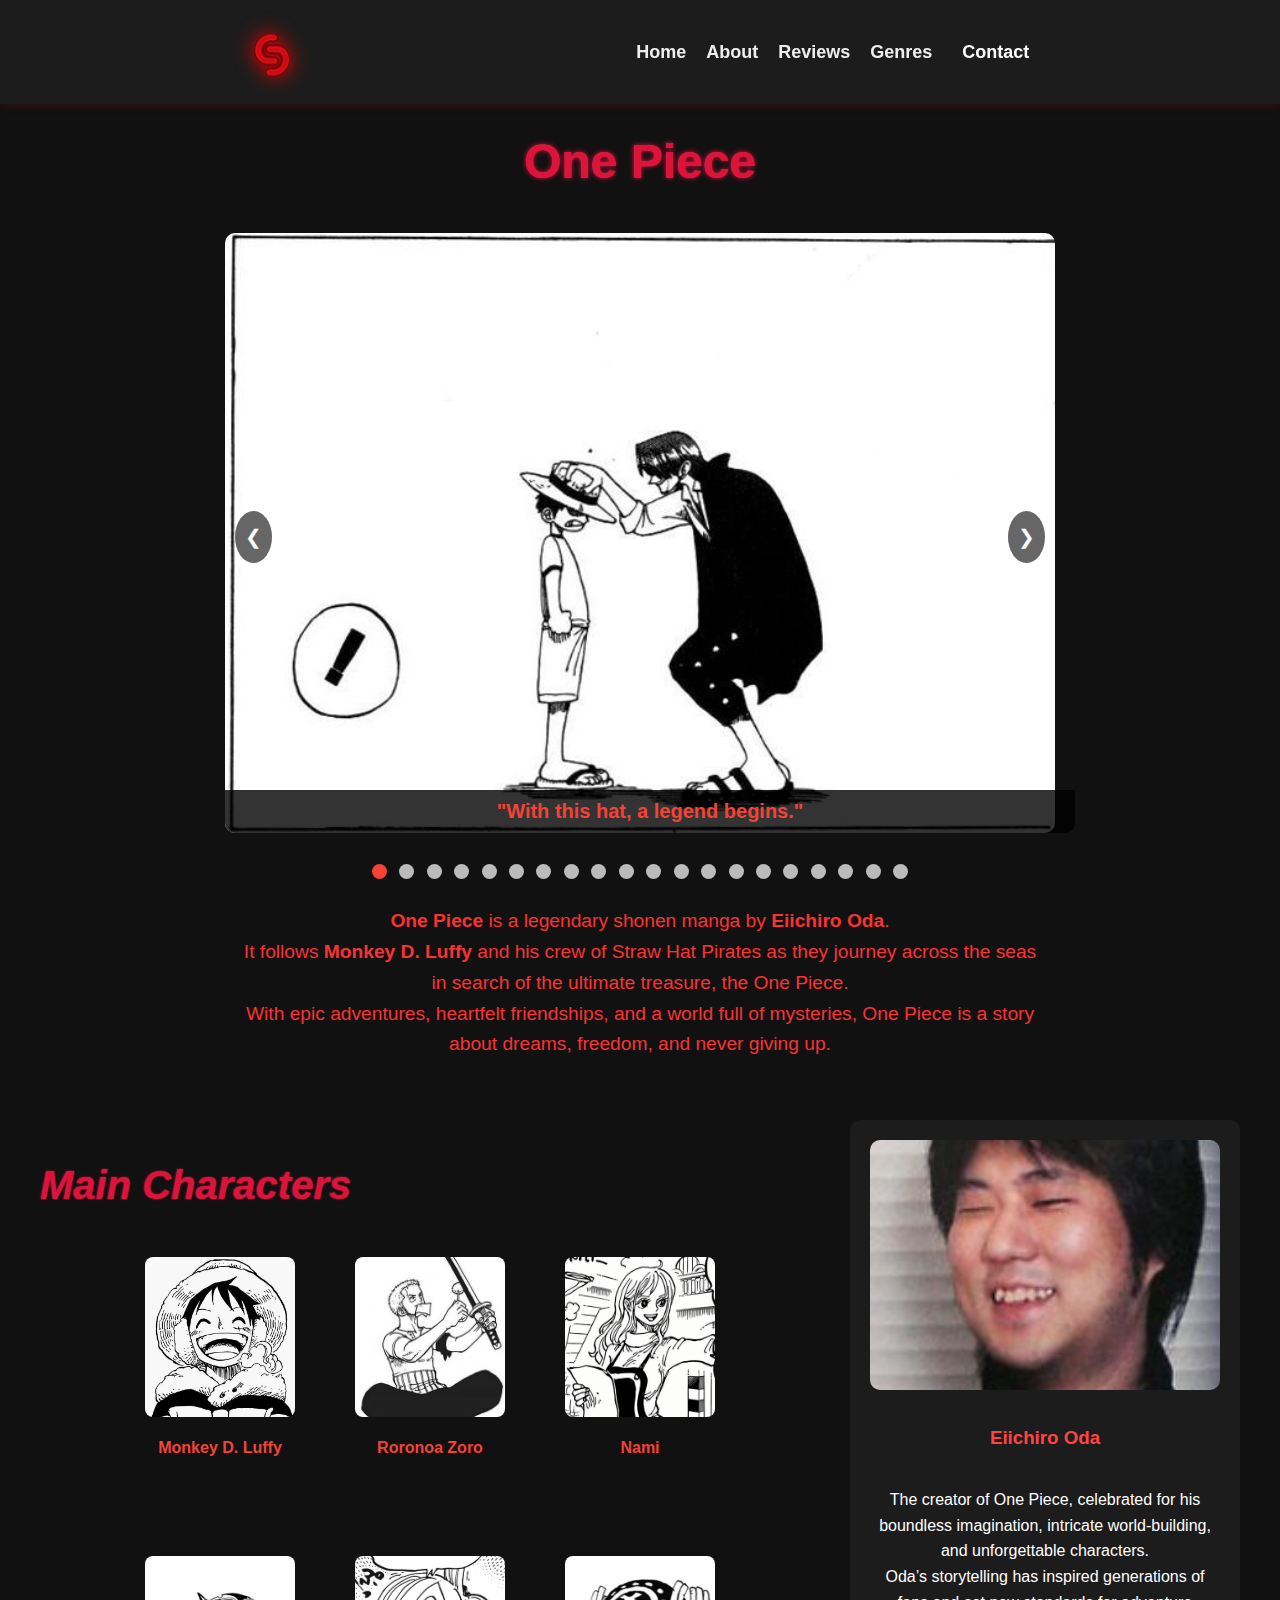
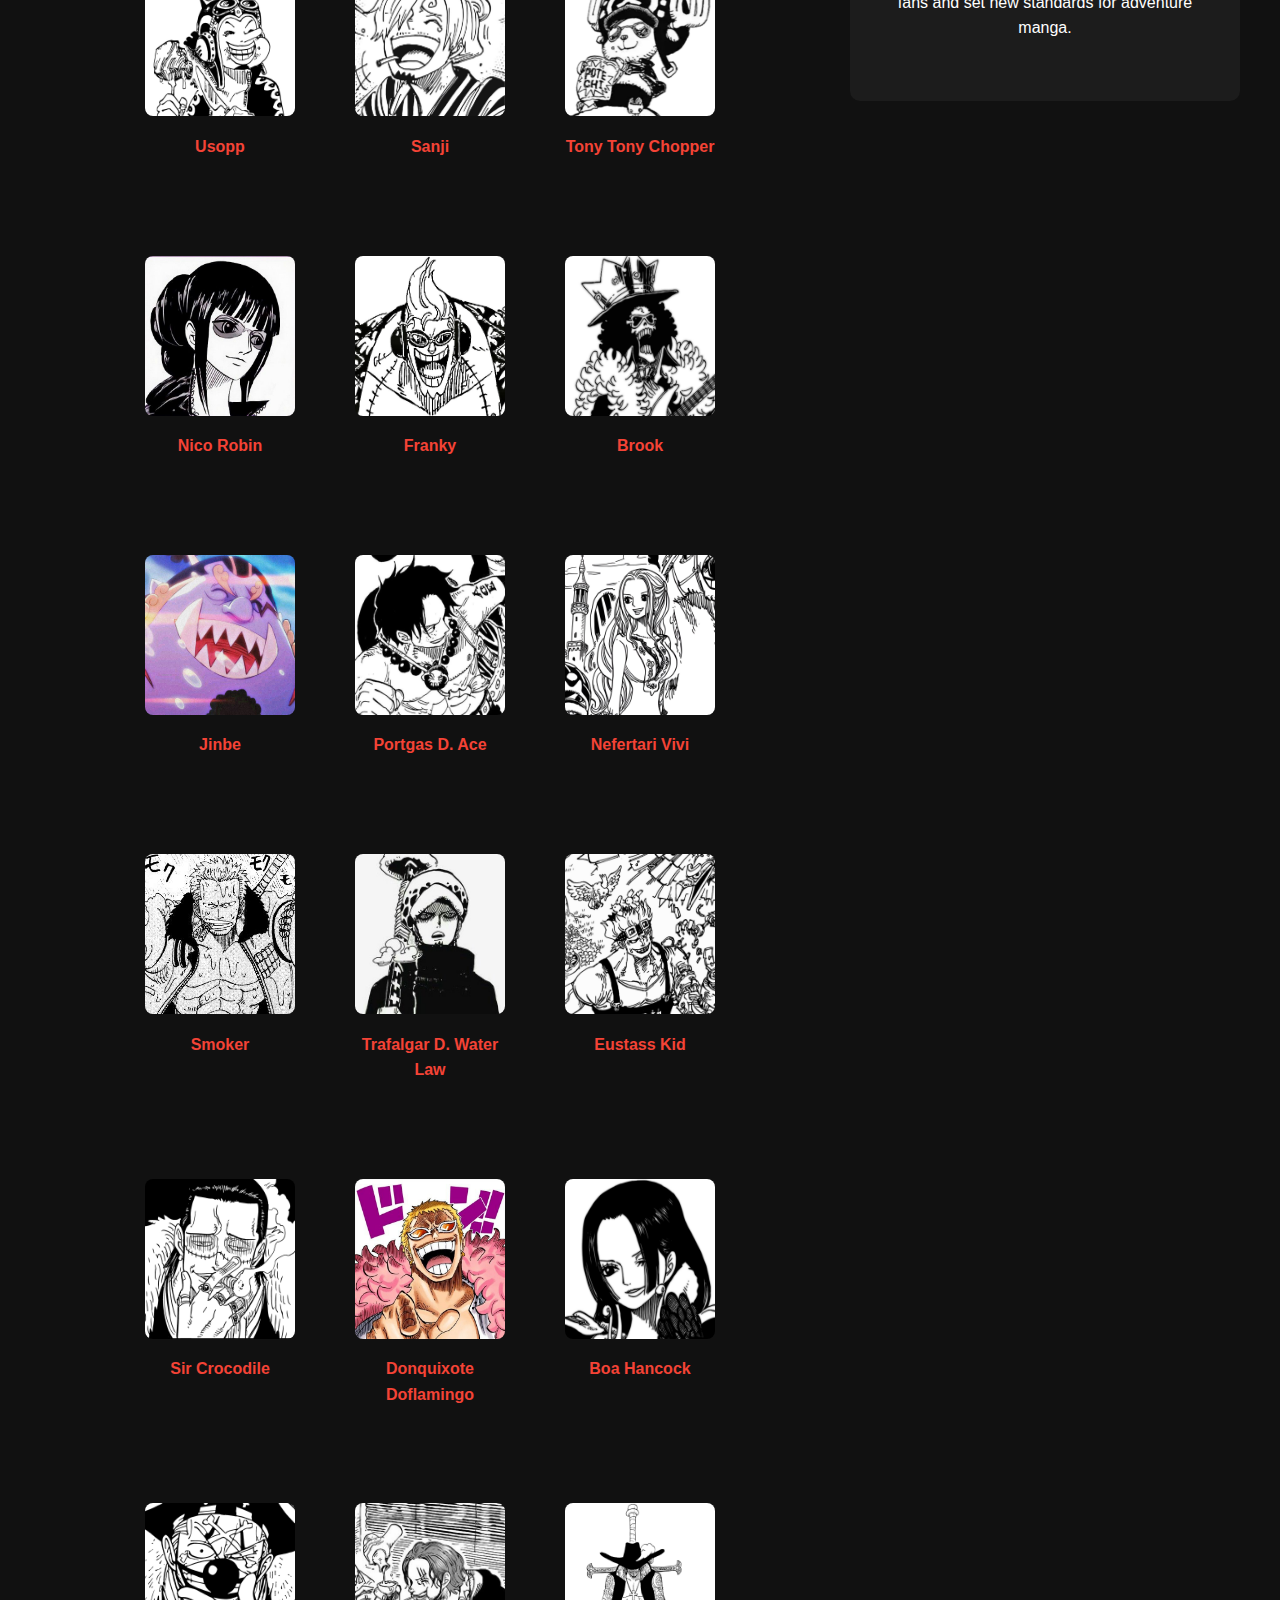
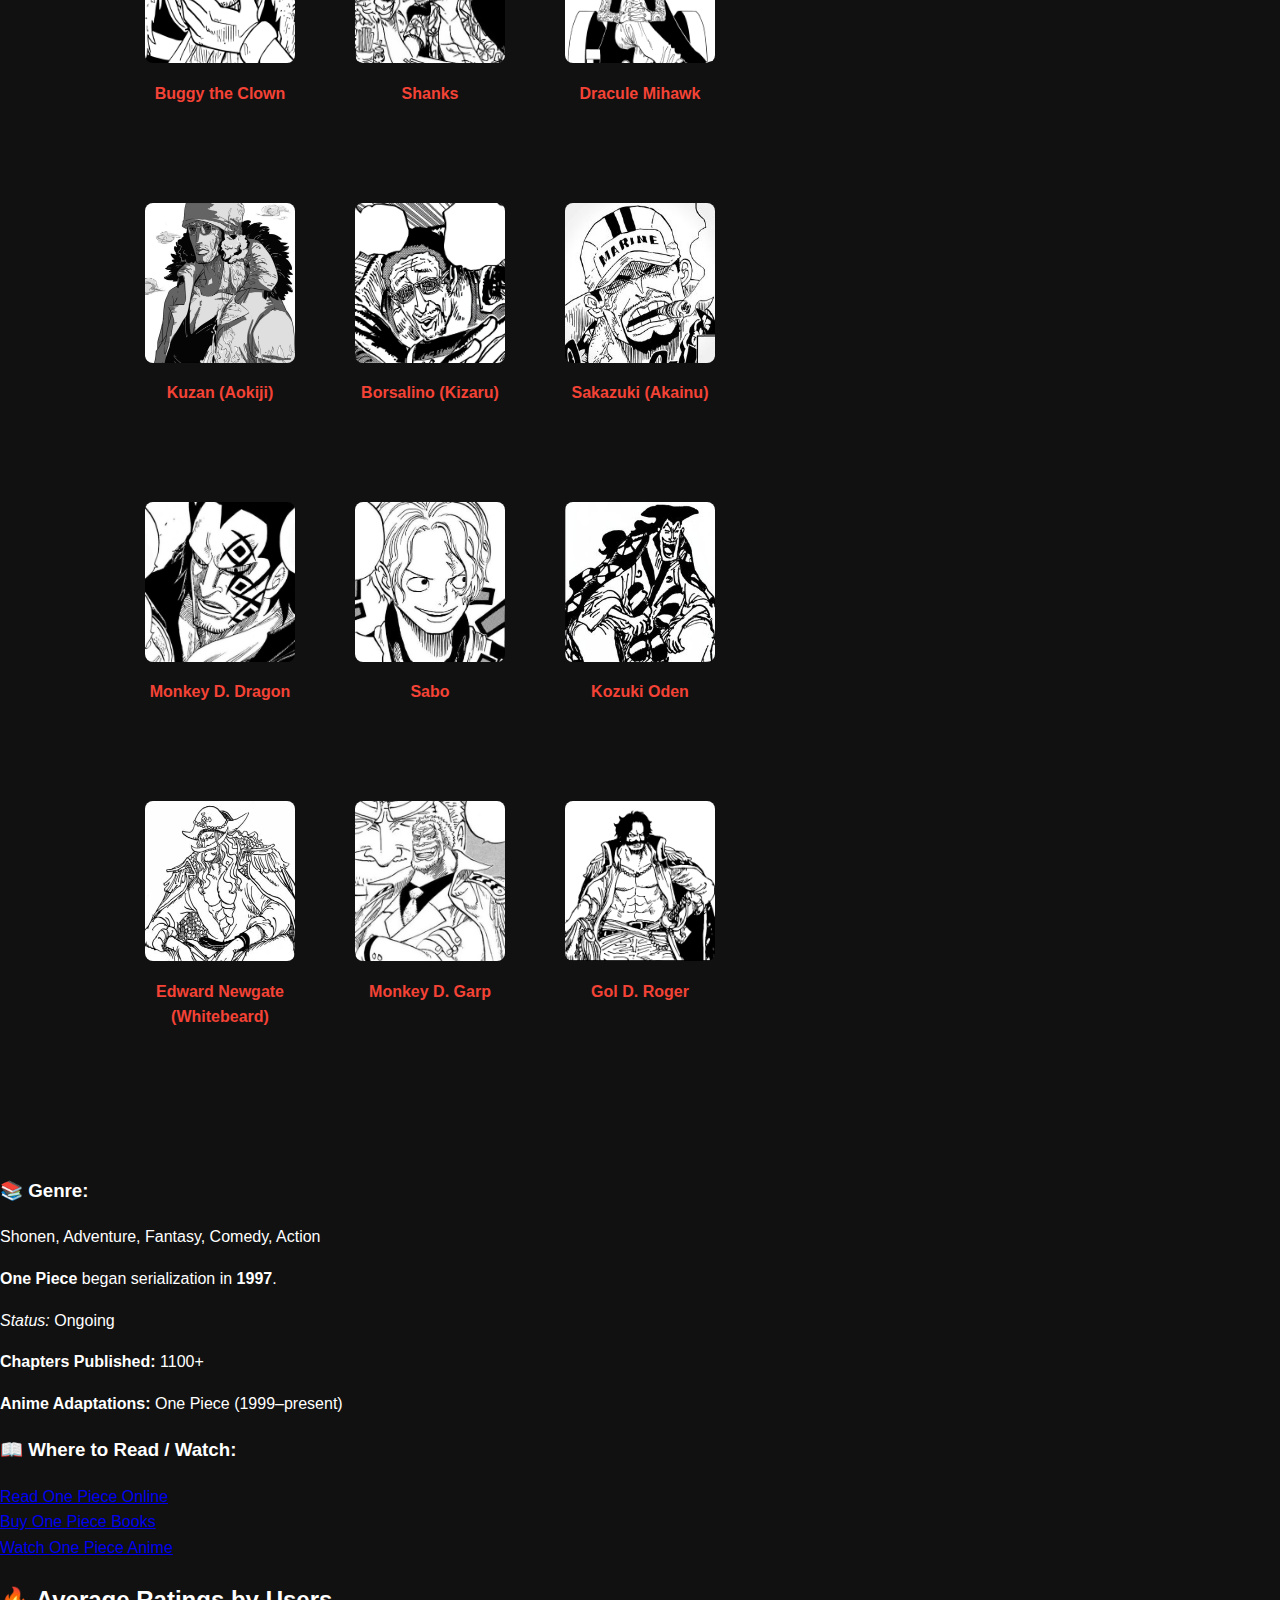
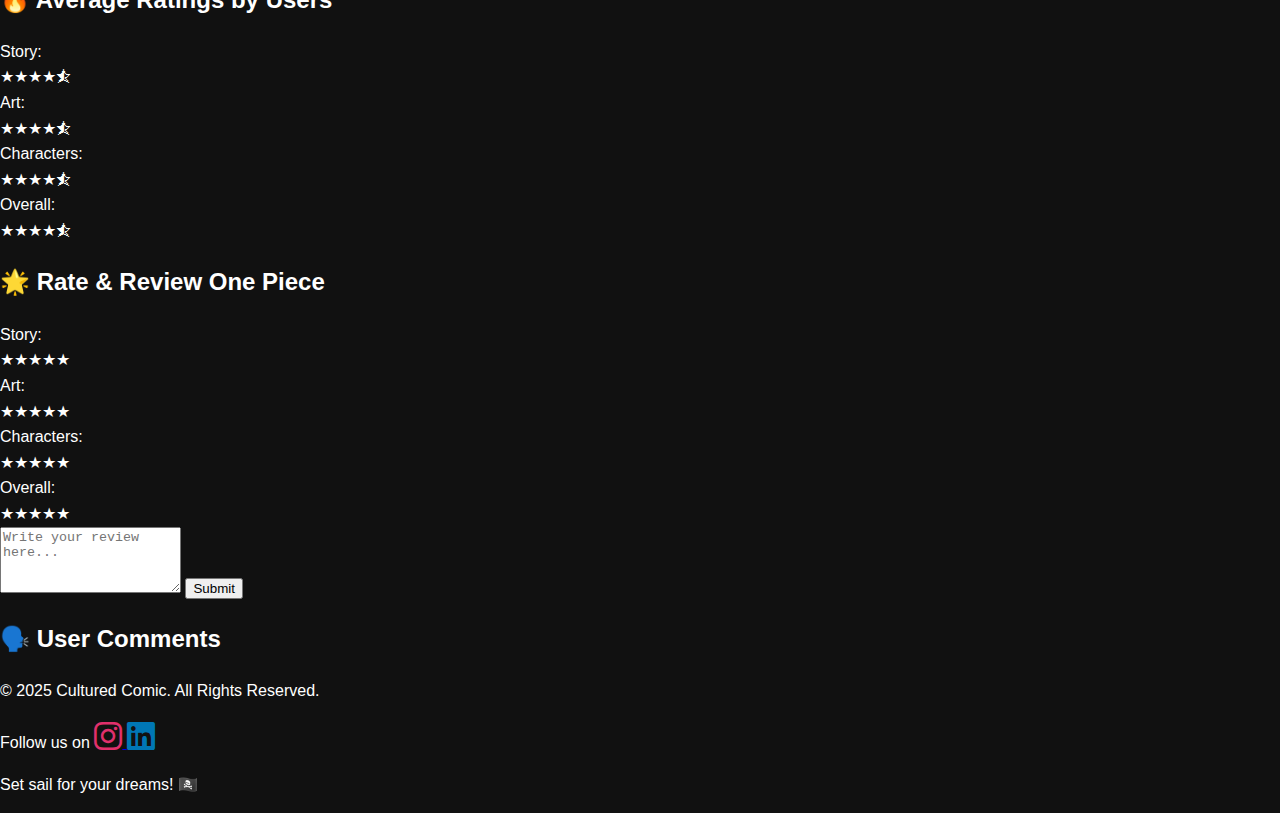
<file: onepiece/onepiece.html>
<!DOCTYPE html>
<html lang="en">

<head>
    <meta charset="UTF-8" />
    <meta name="viewport" content="width=device-width, initial-scale=1" />
    <title>One Piece</title>
    <link rel="stylesheet" href="../all/style1.css" />
    <link rel="icon" type="image/png" href="../glow_only_logo.png">
    <link rel="stylesheet" href="https://cdnjs.cloudflare.com/ajax/libs/font-awesome/6.5.0/css/all.min.css">
</head>

<body>
    <nav class="navbar">
        <div class="nav-container">
            <a href="../index.html" class="logo" target="_blank"><img src="../glow_only_logo.png" class="logo-img"
                    alt="Cultured Comic Logo"><span class="logo-txt">Cultured Comic</span> </a>
            <ul class="nav-links">
                <li><a href="../index.html" target="_blank">Home</a></li>
                <li><a href="#extra-info">About</a></li>
                <li><a href="#ratings-section">Reviews</a></li>
                <li><a href="#genres-section">Genres</a></li>
                <li class="contact-container">
                    <span class="contact-icon">
                        Contact
                    </span>
                    <div class="contact-popup">
                        <a href="https://www.instagram.com/rdeb4barca" target="_blank">
                            <i class="fab fa-instagram"></i> Instagram
                        </a>
                        <a href="https://www.linkedin.com/in/Rahul Deb" target="_blank">
                            <i class="fab fa-linkedin"></i> LinkedIn
                        </a>
                        <a href="mailto:rdrahuldeb93@gmail.com">
                            <i class="fas fa-envelope"></i> Gmail
                        </a>
                    </div>
                </li>
            </ul>
        </div>
    </nav>

    <header class="main-heading">
        <h1>One Piece</h1>
    </header>

    <div class="slideshow-container">
        <div class="slide fade">
            <img src="images/onepiece1.jpg" alt="Shanks gives Luffy his hat" />
            <div class="caption">"With this hat, a legend begins."</div>
        </div>
        <div class="slide fade">
            <img src="images/onepiece2.jpg" alt="Luffy meets Zoro">
            <div class="caption">"A fateful meeting"</div>
        </div>
        <div class="slide fade">
            <img src="images/zoromihawk.jpg" alt="Zoro vs Mihawk">
            <div class="caption">"A swordsman’s ambition meets the world’s greatest blade."</div>
        </div>
        <div class="slide fade">
            <img src="images/onepiece3.jpg" alt="Sanji vs Enel">
            <div class="caption">"A spark of defiance, even against a god."</div>
        </div>
        <div class="slide fade">
            <img src="images/onepiece4.jpg" alt="Zoro's resolve" />
            <div class="caption">"Nothing happened."</div>
        </div>
        <div class="slide fade">
            <img src="images/onepiece5.jpg" alt="Brook and Luffy piano" />
            <div class="caption">"A song for friends lost and dreams that live on."</div>
        </div>
        <div class="slide fade">
            <img src="images/onepiece6.jpg" alt="March to Franky House" />
            <div class="caption">"For our friend, we march together—no one stands alone."</div>
        </div>
        <div class="slide fade">
            <img src="images/godusopp.jpg" alt="GOD's Awakening" />
            <div class="caption">"GOD Usopp Awakens!!"</div>
        </div>
        <div class="slide fade">
            <img src="images/onepiece7.jpg" alt="Aokiji freezes the sea" />
            <div class="caption">"When the sea freezes, hope finds a way across."</div>
        </div>
        <div class="slide fade">
            <img src="images/onepiece8.jpg" alt="Kuzan's justice" />
            <div class="caption">"A single kick can shatter the course of fate."</div>
        </div>
        <div class="slide fade">
            <img src="images/onepiece9.jpeg" alt="Marineford war begins" />
            <div class="caption">"The world holds its breath as the greatest battle begins."</div>
        </div>
        <div class="slide fade">
            <img src="images/onepiece10.jpeg" alt="Warlords assemble" />
            <div class="caption">"The sea’s most feared gather—warlords ready to tip the scales of war."</div>
        </div>
        <div class="slide fade">
            <img src="images/onepiece11.jpeg" alt="Three Admirals Marineford" />
            <div class="caption">"The Navy’s might—three admirals stand in judgment."</div>
        </div>
        <div class="slide fade">
            <img src="images/onepiece12.jpeg" alt="Whitebeard arrives at Marineford." />
            <div class="caption">"Whitebeard shakes Marineford for Ace."</div>
        </div>
        <div class="slide fade">
            <img src="images/onepiece13.png" alt="Whitebeard and Roger splitting the Heavens" />
            <div class="caption">"When legends collide, even the heavens tremble—Whitebeard vs Roger."</div>
        </div>
        <div class="slide fade">
            <img src="images/onepiece14.jpg" alt="Kaido and Luffy Final Showdown" />
            <div class="caption">"The thunderous clash of Kaido and Luffy shakes the very heavens."</div>
        </div>
        <div class="slide fade">
            <img src="images/onepiece15.jpg" alt="Gol D. Roger and his legendary crew, including Rayleigh and Oden." />
            <div class="caption">"The Pirate King's Crew."</div>
        </div>
        <div class="slide fade">
            <img src="images/onepiece16.jpg" alt="Oden attacks Kaido." />
            <div class="caption">"Oden’s fierce strike scathes unscathable Kaido."</div>
        </div>
        <div class="slide fade">
            <img src="images/onepiece17.jpg" alt="Oden endures boiling oil to save his retainers." />
            <div class="caption">"I am Oden! And I was born to boil!! "</div>
        </div>
        <div class="slide fade">
            <img src="images/onepiecelast.jpg" alt="The Straw Hat Pirates." />
            <div class="caption">"The Straw Hats — The <b>New Pirate King's Crew</b>"</div>
        </div>
        <a class="prev" onclick="plusSlides(-1)">❮</a>
        <a class="next" onclick="plusSlides(1)">❯</a>
    </div>

    <div style="text-align: center">
        <span class="dot" onclick="currentSlide(1)"></span>
        <span class="dot" onclick="currentSlide(2)"></span>
        <span class="dot" onclick="currentSlide(3)"></span>
        <span class="dot" onclick="currentSlide(4)"></span>
        <span class="dot" onclick="currentSlide(5)"></span>
        <span class="dot" onclick="currentSlide(6)"></span>
        <span class="dot" onclick="currentSlide(7)"></span>
        <span class="dot" onclick="currentSlide(8)"></span>
        <span class="dot" onclick="currentSlide(9)"></span>
        <span class="dot" onclick="currentSlide(10)"></span>
        <span class="dot" onclick="currentSlide(11)"></span>
        <span class="dot" onclick="currentSlide(12)"></span>
        <span class="dot" onclick="currentSlide(13)"></span>
        <span class="dot" onclick="currentSlide(14)"></span>
        <span class="dot" onclick="currentSlide(15)"></span>
        <span class="dot" onclick="currentSlide(16)"></span>
        <span class="dot" onclick="currentSlide(17)"></span>
        <span class="dot" onclick="currentSlide(18)"></span>
        <span class="dot" onclick="currentSlide(19)"></span>
        <span class="dot" onclick="currentSlide(20)"></span>
    </div>

    <section class="description">
        <p>
            <strong>One Piece</strong> is a legendary shonen manga by <strong>Eiichiro Oda</strong>.<br>
            It follows <strong>Monkey D. Luffy</strong> and his crew of Straw Hat Pirates as they journey across the
            seas in search of the ultimate treasure, the One Piece.<br>
            With epic adventures, heartfelt friendships, and a world full of mysteries, One Piece is a story about
            dreams, freedom, and never giving up.
        </p>
    </section>
    <!-- Tribute and Extra Info Section -->
    <div class="extra-info-container" id="extra-info">
        <!-- Characters Section with Heading -->
        <div class="character-section">
            <h2 class="section-heading">Main Characters</h2>
            <div class="characters">
                <div class="character">
                    <img src="images/luffy.jpg" alt="Monkey D. Luffy">
                    <p class="char-name">Monkey D. Luffy</p>
                    <div class="char-desc">The cheerful and fearless captain of the Straw Hat Pirates, whose dream is to
                        become King of the Pirates.</div>
                </div>
                <div class="character">
                    <img src="images/zoro.jpg" alt="Roronoa Zoro">
                    <p class="char-name">Roronoa Zoro</p>
                    <div class="char-desc">A master swordsman and Luffy’s loyal right hand, known for his strength and
                        sense of direction.</div>
                </div>
                <div class="character">
                    <img src="images/nami.jpg" alt="Nami">
                    <p class="char-name">Nami</p>
                    <div class="char-desc">The Straw Hats’ brilliant navigator, whose skills guide the crew through the
                        world’s most dangerous seas.</div>
                </div>
                <div class="character">
                    <img src="images/usopp.jpg" alt="Usopp">
                    <p class="char-name">Usopp</p>
                    <div class="char-desc">A sharpshooter and storyteller, Usopp’s courage and creativity make him an
                        invaluable member of the crew.</div>
                </div>
                <div class="character">
                    <img src="images/sanji.jpg" alt="Sanji">
                    <p class="char-name">Sanji</p>
                    <div class="char-desc">The Straw Hats’ cook, famous for his kicks and chivalry, who dreams of
                        finding the All Blue.</div>
                </div>
                <div class="character">
                    <img src="images/chopper.jpg" alt="Tony Tony Chopper">
                    <p class="char-name">Tony Tony Chopper</p>
                    <div class="char-desc">A talking reindeer and doctor, Chopper’s medical skills and transformations
                        help the crew in every crisis.</div>
                </div>
                <div class="character">
                    <img src="images/robin.jpg" alt="Nico Robin">
                    <p class="char-name">Nico Robin</p>
                    <div class="char-desc">An archaeologist with a mysterious past, Robin seeks the true history of the
                        world.</div>
                </div>
                <div class="character">
                    <img src="images/franky.jpg" alt="Franky">
                    <p class="char-name">Franky</p>
                    <div class="char-desc">A cyborg shipwright with a flair for invention, Franky built the Straw Hats’
                        ship, the Thousand Sunny.</div>
                </div>
                <div class="character">
                    <img src="images/brook.jpg" alt="Brook">
                    <p class="char-name">Brook</p>
                    <div class="char-desc">The Straw Hats’ musician, a living skeleton who brings laughter and music to
                        the crew’s journey.</div>
                </div>
                <div class="character">
                    <img src="images/jinbe.jpg" alt="Jinbe">
                    <p class="char-name">Jinbe</p>
                    <div class="char-desc">A master of Fish-Man Karate and helmsman of the crew, Jinbe is a symbol of
                        loyalty and honor.</div>
                </div>
                <div class="character">
                    <img src="images/ace.jpg" alt="Portgas D. Ace">
                    <p class="char-name">Portgas D. Ace</p>
                    <div class="char-desc">The Flame Emperor, Ace blazed through the seas with fiery conviction and an
                        unbreakable bond to his brother, Luffy.</div>
                </div>

                <div class="character">
                    <img src="images/vivi.jpg" alt="Nefertari Vivi">
                    <p class="char-name">Nefertari Vivi</p>
                    <div class="char-desc">A princess who walked among pirates, Vivi’s courage and compassion made her
                        an honorary Straw Hat forever.</div>
                </div>

                <div class="character">
                    <img src="images/smoker.jpg" alt="Smoker">
                    <p class="char-name">Smoker</p>
                    <div class="char-desc">A relentless Marine wielding smoke and justice, Smoker always follows his own
                        moral compass.</div>
                </div>

                <div class="character">
                    <img src="images/law.jpg" alt="Trafalgar D. Water Law">
                    <p class="char-name">Trafalgar D. Water Law</p>
                    <div class="char-desc">The Surgeon of Death, Law blends brains, blades, and a tragic past in his
                        quest for freedom and revenge.</div>
                </div>

                <div class="character">
                    <img src="images/kidd.jpg" alt="Eustass Kid">
                    <p class="char-name">Eustass Kid</p>
                    <div class="char-desc">Fierce and unyielding, Kid commands magnetic powers and a burning drive to
                        rise above all rivals.</div>
                </div>

                <div class="character">
                    <img src="images/crocodile.jpg" alt="Sir Crocodile">
                    <p class="char-name">Sir Crocodile</p>
                    <div class="char-desc">Once a Warlord and always a schemer, Crocodile turns sand and strategy into
                        deadly force.</div>
                </div>

                <div class="character">
                    <img src="images/doffy.jpg" alt="Donquixote Doflamingo">
                    <p class="char-name">Donquixote Doflamingo</p>
                    <div class="char-desc">The Heavenly Demon, Doflamingo rules with strings, chaos, and the twisted
                        legacy of a fallen noble.</div>
                </div>

                <div class="character">
                    <img src="images/boa.jpg" alt="Boa Hancock">
                    <p class="char-name">Boa Hancock</p>
                    <div class="char-desc">The Pirate Empress whose beauty petrifies, Hancock hides a fierce heart
                        beneath her royal pride.</div>
                </div>

                <div class="character">
                    <img src="images/buggy.jpg" alt="Buggy the Clown">
                    <p class="char-name">Buggy the Clown</p>
                    <div class="char-desc">From comic relief to unexpected Emperor, Buggy's chaotic luck is as legendary
                        as his nose.</div>
                </div>

                <div class="character">
                    <img src="images/shanks.jpg" alt="Shanks">
                    <p class="char-name">Shanks</p>
                    <div class="char-desc">A Yonko with a carefree smile and terrifying power, Shanks carries the legacy
                        of Roger and the hopes of a new age.</div>
                </div>

                <div class="character">
                    <img src="images/mihawk.jpg" alt="Dracule Mihawk">
                    <p class="char-name">Dracule Mihawk</p>
                    <div class="char-desc">The world’s greatest swordsman, Mihawk’s calm precision is matched only by
                        the blade he wields — Yoru.</div>
                </div>

                <div class="character">
                    <img src="images/aokiji.jpg" alt="Kuzan">
                    <p class="char-name">Kuzan (Aokiji)</p>
                    <div class="char-desc">Once a Marine admiral, Kuzan now walks his own path — chilled, powerful, and
                        morally complex.</div>
                </div>

                <div class="character">
                    <img src="images/kizaru.jpg" alt="Borsalino">
                    <p class="char-name">Borsalino (Kizaru)</p>
                    <div class="char-desc">The admiral of light-speed justice, Kizaru's laziness masks an overwhelming
                        might and deadly precision.</div>
                </div>

                <div class="character">
                    <img src="images/akainu.jpg" alt="Sakazuki">
                    <p class="char-name">Sakazuki (Akainu)</p>
                    <div class="char-desc">The ruthless face of absolute justice, Akainu’s magma burns all who threaten
                        Marine order.</div>
                </div>

                <div class="character">
                    <img src="images/dragon.jpg" alt="Monkey D. Dragon">
                    <p class="char-name">Monkey D. Dragon</p>
                    <div class="char-desc">The world’s most wanted man, Dragon leads the Revolutionary Army with fire,
                        storm, and vision.</div>
                </div>

                <div class="character">
                    <img src="images/sabo.jpg" alt="Sabo">
                    <p class="char-name">Sabo</p>
                    <div class="char-desc">Sworn brother to Luffy and Ace, Sabo now burns with the Flame-Flame Fruit and
                        the will of revolution.</div>
                </div>

                <div class="character">
                    <img src="images/oden.jpg" alt="Kozuki Oden">
                    <p class="char-name">Kozuki Oden</p>
                    <div class="char-desc">A legendary samurai who danced for freedom and died for Wano, Oden's will
                        still burns in history.</div>
                </div>

                <div class="character">
                    <img src="images/whitebeard.jpg" alt="Edward Newgate">
                    <p class="char-name">Edward Newgate (Whitebeard)</p>
                    <div class="char-desc">The strongest man in the world, Whitebeard was a titan of strength and a
                        father to a fleet of orphans.</div>
                </div>

                <div class="character">
                    <img src="images/garp.jpg" alt="Monkey D. Garp">
                    <p class="char-name">Monkey D. Garp</p>
                    <div class="char-desc">The Hero of the Marines and a fist of justice, Garp defied pirates and
                        politics alike — even when family was involved.</div>
                </div>

                <div class="character">
                    <img src="images/roger.jpg" alt="Gol D. Roger">
                    <p class="char-name">Gol D. Roger</p>
                    <div class="char-desc">The Pirate King whose final words launched a new era, Roger was both storm
                        and compass for the Great Pirate Age.</div>
                </div>

            </div>
        </div>

        <!-- Eiichiro Oda -->
        <div class="tribute-section">
            <img src="images/oda.jpg" alt="Eiichiro Oda">
            <h3 class="char-name">Eiichiro Oda</h3>
            <p class="mangaka-permanent-desc">
                The creator of One Piece, celebrated for his boundless imagination, intricate world-building, and
                unforgettable characters.<br>
                Oda’s storytelling has inspired generations of fans and set new standards for adventure manga.
            </p>
            <div class="mangaka-desc">
                <strong>Eiichiro Oda</strong> is the author and artist of <strong>One Piece</strong>, which began
                serialization in 1997 and has become the best-selling manga series of all time.<br>
                The manga inspired a long-running anime adaptation, numerous movies, and a global phenomenon that
                continues to grow.<br>
                Oda is known for his humor, creativity, and the emotional depth he brings to every arc.<br>
                <br>
                <p><u>In the words of <strong>Oda</strong>:</u></p>
                <blockquote>
                    <strong>"Inherited will, the swelling of the changing times, and the dreams of people—these are
                        things that cannot be stopped."</strong>
                </blockquote>
            </div>
        </div>
    </div>

    <!-- Genre and Links -->
    <section class="below-characters">
        <div class="genres" id="genres-section">
            <h3>📚 Genre:</h3>
            <p> Shonen, Adventure, Fantasy, Comedy, Action </p>
            <p><strong>One Piece</strong> began serialization in <strong>1997</strong>.</p>
            <p><em>Status:</em> Ongoing</p>
            <p><strong>Chapters Published:</strong> 1100+</p>
            <p><strong>Anime Adaptations:</strong> One Piece (1999–present)</p>
        </div>

        <div class="links">
            <h3>📖 Where to Read / Watch:</h3>
            <a href="https://www.viz.com/one-piece" target="_blank">Read One Piece Online</a><br>
            <a href="https://www.amazon.com/One-Piece-Vol-1-Romance/dp/1569319014" target="_blank">Buy One Piece
                Books</a><br>
            <a href="https://www.crunchyroll.com/series/GRMG8ZQZR/one-piece" target="_blank">Watch One Piece Anime</a>
        </div>
    </section>

    <section class="average-ratings" id="ratings-section">
        <h2>🔥 Average Ratings by Users</h2>
        <div class="rating-category">
            <label>Story:</label>
            <div id="avg-story" class="stars static" data-score="4.9"></div>
        </div>
        <div class="rating-category">
            <label>Art:</label>
            <div id="avg-art" class="stars static" data-score="4.7"></div>
        </div>
        <div class="rating-category">
            <label>Characters:</label>
            <div id="avg-characters" class="stars static" data-score="4.9"></div>
        </div>
        <div class="rating-category">
            <label>Overall:</label>
            <div id="avg-overall" class="stars static" data-score="4.9"></div>
        </div>
    </section>

    <section class="user-review" id="review-section">
        <h2>🌟 Rate & Review One Piece</h2>
        <form id="review-form">
            <div class="rating-input">
                <label>Story:</label>
                <div class="stars" data-category="story"></div>
            </div>
            <div class="rating-input">
                <label>Art:</label>
                <div class="stars" data-category="art"></div>
            </div>
            <div class="rating-input">
                <label>Characters:</label>
                <div class="stars" data-category="characters"></div>
            </div>
            <div class="rating-input">
                <label>Overall:</label>
                <div class="stars" data-category="overall"></div>
            </div>

            <textarea id="comment" rows="4" placeholder="Write your review here..." required></textarea>
            <button type="submit">Submit</button>
        </form>
    </section>

    <section class="user-comments">
        <h2>🗣️ User Comments</h2>
        <div id="comments-list">
            <!-- Reviews appear here -->
        </div>
    </section>
    <footer class="footer">
        <div class="footer-content">
            <p>&copy; 2025 Cultured Comic. All Rights Reserved.</p>
            <p>Follow us on <a href="https://instagram.com/rdeb4barca" target="_blank">
                    <i class="fab fa-instagram fa-2x" style="color:#E1306C;"></i>
                </a><a href="https://www.linkedin.com/in/Rahul Deb" target="_blank">
                    <i class="fab fa-linkedin fa-2x" style="color:#0077B5;"></i>
                </a>
            </p>
            <p>Set sail for your dreams! 🏴‍☠️</p>
        </div>
    </footer>

    <script src="../all/all.js"></script>
</body>

</html>
</file>
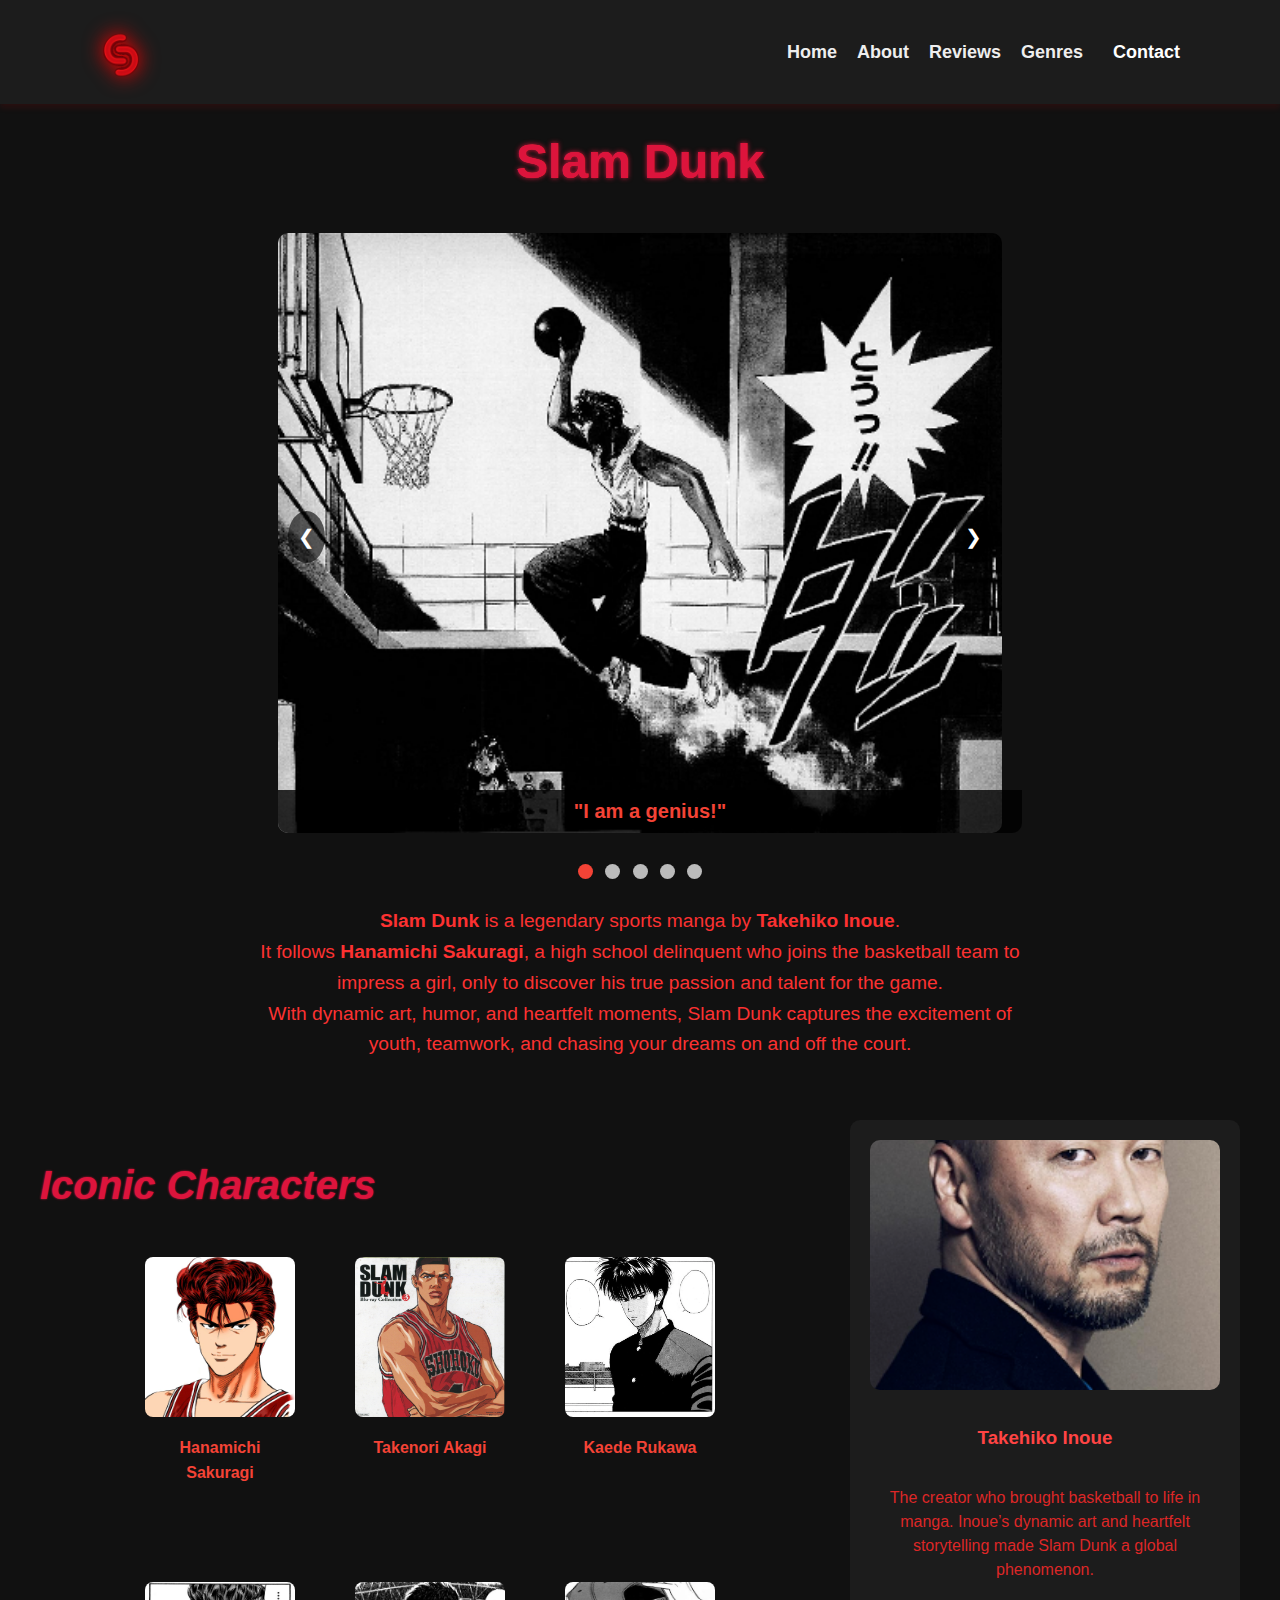
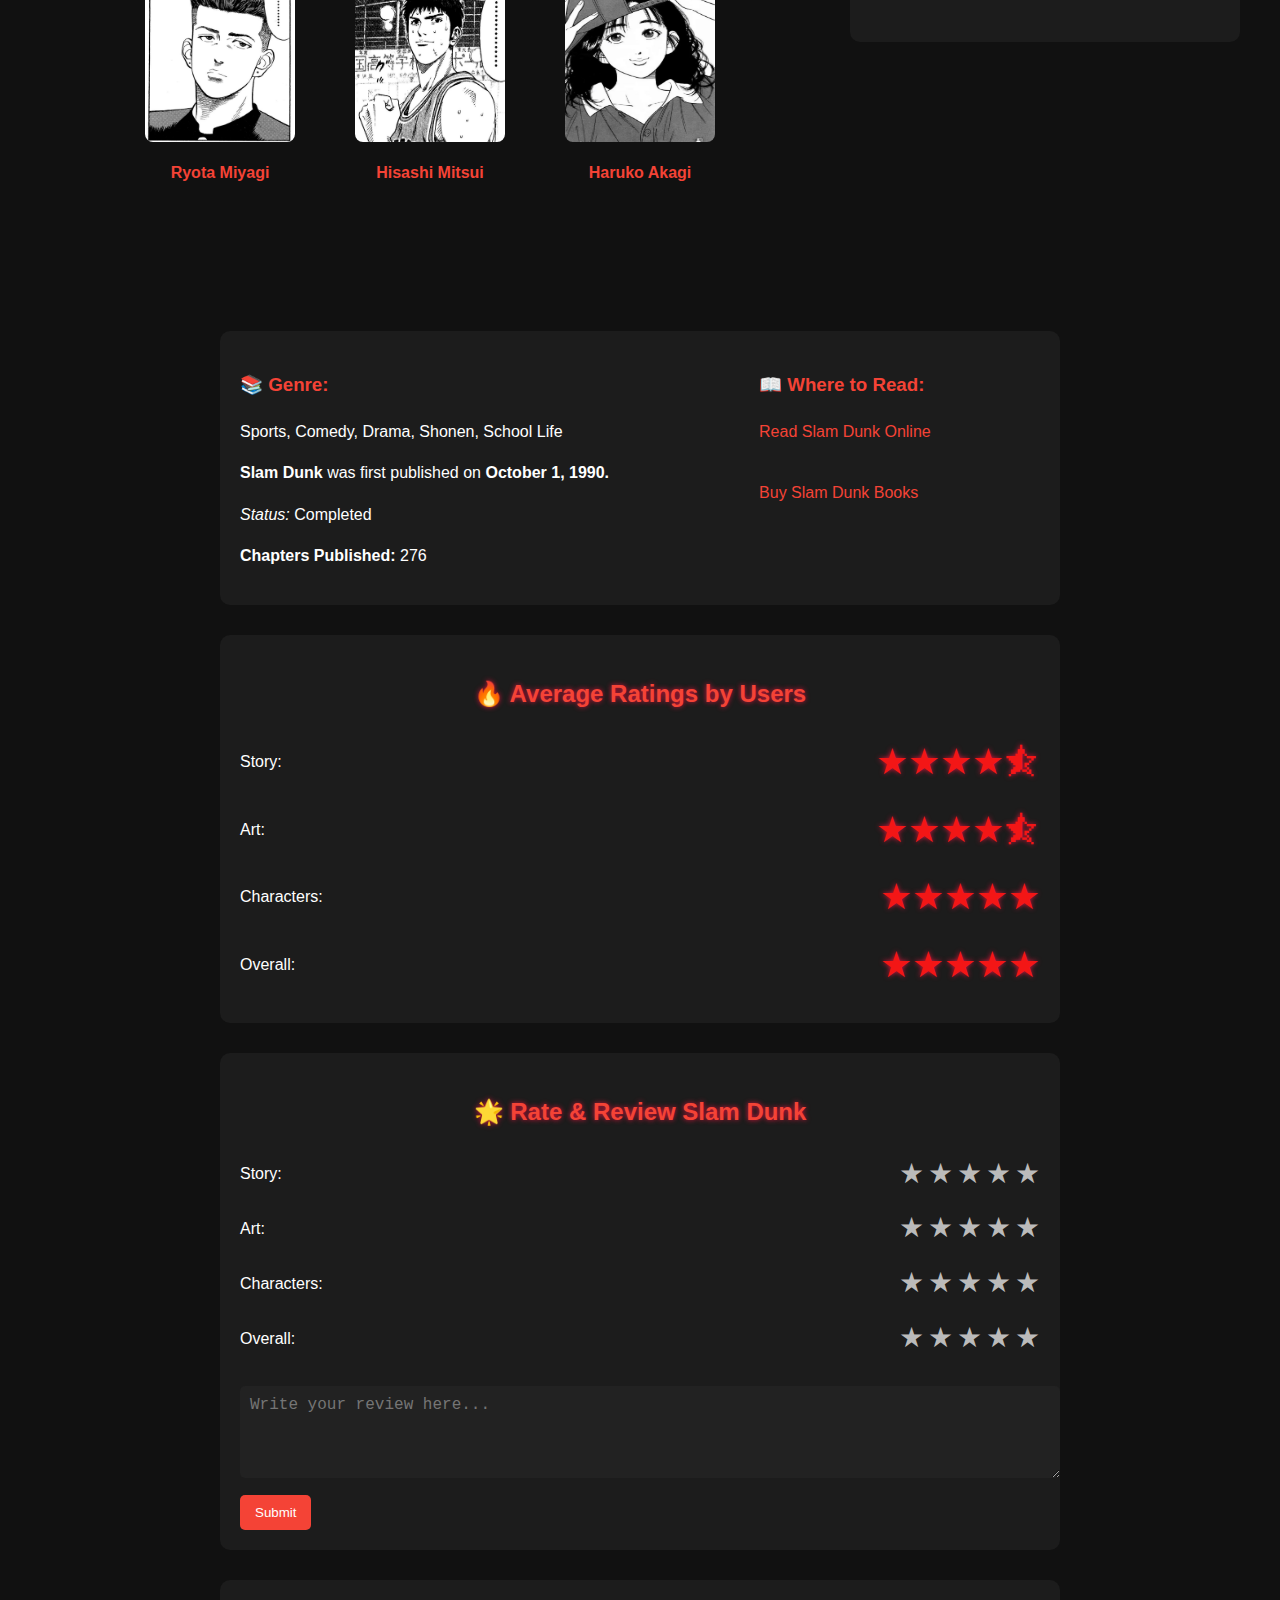
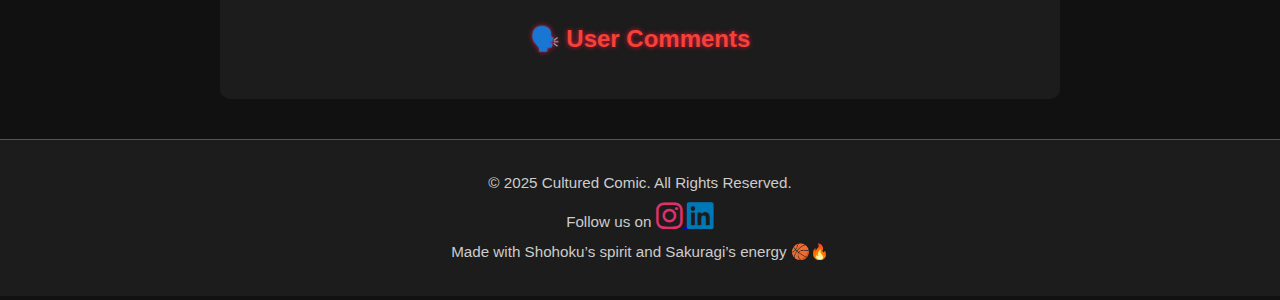
<file: slamdunk/slamdunk.html>
<!DOCTYPE html>
<html lang="en">

<head>
    <meta charset="UTF-8" />
    <meta name="viewport" content="width=device-width, initial-scale=1" />
    <title>Slam Dunk</title>
    <link rel="stylesheet" href="../all/style.css" />
    <link rel="icon" type="image/png" href="../glow_only_logo.png">
    <link rel="stylesheet" href="https://cdnjs.cloudflare.com/ajax/libs/font-awesome/6.5.0/css/all.min.css">
</head>

<body>
    <nav class="navbar">
        <div class="nav-container">
            <a href="../index.html" class="logo" target="_blank"><img src="../glow_only_logo.png" class="logo-img"
                    alt="Cultured Comic Logo"><span class="logo-txt">Cultured Comic</span> </a>
            <ul class="nav-links">
                <li><a href="../index.html" target="_blank">Home</a></li>
                <li><a href="#extra-info">About</a></li>
                <li><a href="#ratings-section">Reviews</a></li>
                <li><a href="#genres-section">Genres</a></li>
                <li class="contact-container">
                    <span class="contact-icon">
                        Contact
                    </span>
                    <div class="contact-popup">
                        <a href="https://www.instagram.com/rdeb4barca" target="_blank">
                            <i class="fab fa-instagram"></i> Instagram
                        </a>
                        <a href="https://www.linkedin.com/in/Rahul Deb" target="_blank">
                            <i class="fab fa-linkedin"></i> LinkedIn
                        </a>
                        <a href="mailto:rdrahuldeb93@gmail.com">
                            <i class="fas fa-envelope"></i> Gmail
                        </a>
                    </div>
                </li>
            </ul>
        </div>
    </nav>

    <header class="main-heading">
        <h1>Slam Dunk</h1>
    </header>

    <div class="slideshow-container">
        <div class="slide fade">
            <img src="images/slamdunk1.jpg" alt="Panel 1" />
            <div class="caption">"I am a genius!"</div>
        </div>
        <div class="slide fade">
            <img src="images/slamdunk2.jpg" alt="Panel 2" />
            <div class="caption">"Basketball is the only thing I’m good at!"</div>
        </div>
        <div class="slide fade">
            <img src="images/slamdunk1.webp" alt="Panel 3" />
            <div class="caption">"Shohoku’s spirit never dies!"</div>
        </div>
        <div class="slide fade">
            <img src="images/slamdunk4.png" alt="Panel 4" />
            <div class="caption">"For the team, for the win!"</div>
        </div>
        <div class="slide fade">
            <img src="images/slamdunk5.jpg" alt="Panel 5" />
            <div class="caption">"Soaring above the defense for a game-changing slam!"</div>
        </div>
        <a class="prev" onclick="plusSlides(-1)">❮</a>
        <a class="next" onclick="plusSlides(1)">❯</a>
    </div>

    <div style="text-align: center">
        <span class="dot" onclick="currentSlide(1)"></span>
        <span class="dot" onclick="currentSlide(2)"></span>
        <span class="dot" onclick="currentSlide(3)"></span>
        <span class="dot" onclick="currentSlide(4)"></span>
        <span class="dot" onclick="currentSlide(5)"></span>
    </div>

    <section class="description">
        <p>
            <strong>Slam Dunk</strong> is a legendary sports manga by <strong>Takehiko Inoue</strong>.<br>
            It follows <strong>Hanamichi Sakuragi</strong>, a high school delinquent who joins the basketball team to
            impress a girl, only to discover his true passion and talent for the game.<br>
            With dynamic art, humor, and heartfelt moments, Slam Dunk captures the excitement of youth, teamwork, and
            chasing your dreams on and off the court.
        </p>
    </section>
    <!-- Tribute and Extra Info Section -->
    <div class="extra-info-container" id="extra-info">
        <!-- Characters Section with Heading -->
        <div class="character-section">
            <h2 class="section-heading">Iconic Characters</h2>
            <div class="characters">
                <div class="character">
                    <img src="images/sakuragi.jpg" alt="Hanamichi Sakuragi">
                    <p class="char-name">Hanamichi Sakuragi</p>
                    <div class="char-desc">The red-haired rookie with a wild heart and endless energy. From zero
                        basketball skills to Shohoku’s secret weapon.</div>
                </div>
                <div class="character">
                    <img src="images/gori.jpg" alt="Takenori Akagi">
                    <p class="char-name">Takenori Akagi</p>
                    <div class="char-desc">Shohoku’s captain and “Gori.” Serious, strong, and determined to take his
                        team to nationals.</div>
                </div>
                <div class="character">
                    <img src="images/rukawa.webp" alt="Kaede Rukawa">
                    <p class="char-name">Kaede Rukawa</p>
                    <div class="char-desc">The cool, talented rookie. A natural scorer and Sakuragi’s rival in
                        basketball…and love.</div>
                </div>
                <div class="character">
                    <img src="images/ryota.jpg" alt="Ryota Miyagi">
                    <p class="char-name">Ryota Miyagi</p>
                    <div class="char-desc">The quick and clever point guard. Small in stature, big in heart and hustle.
                    </div>
                </div>
                <div class="character">
                    <img src="images/mitsui.jpg" alt="Hisashi Mitsui">
                    <p class="char-name">Hisashi Mitsui</p>
                    <div class="char-desc">A former MVP with a troubled past. His three-pointers and fighting spirit are
                        legendary.</div>
                </div>
                <div class="character">
                    <img src="images/haruko.jpg" alt="Haruko Akagi">
                    <p class="char-name">Haruko Akagi</p>
                    <div class="char-desc">Akagi’s sister and Sakuragi’s crush. Kind, supportive, and the spark that
                        started it all.</div>
                </div>
            </div>
        </div>

        <!-- Takehiko Inoue -->
        <div class="tribute-section">
            <img src="images/inoue.jpg" alt="Takehiko Inoue">
            <h3 class="char-name">Takehiko Inoue</h3>
            <p class="mangaka-permanent-desc">The creator who brought basketball to life in manga. Inoue’s dynamic art
                and heartfelt storytelling made Slam Dunk a global phenomenon.</p>

            <div class="mangaka-desc">
                <strong>Takehiko Inoue</strong> is the mastermind behind <strong>Slam Dunk</strong>, the manga that
                inspired generations to pick up a basketball.<br>
                His work blends humor, action, and emotion, making every game feel like the championship.<br>
                Inoue also created <a href="../vagabond/vagabond.html" target="_blank"><strong>Vagabond</strong></a>, a
                samurai epic,
                and <strong>Real</strong>, a moving story about wheelchair basketball.<br>
                Whether on the court or in the dojo, Inoue’s stories are about striving, failing, and rising again.
                <br><br>
                <p><u>In the words of <strong>Inoue</strong> himself:</u></p>
                <blockquote>
                    <strong>"The important thing is not to give up, even if you lose. That’s what makes you
                        strong."</strong>
                </blockquote>
            </div>
        </div>
    </div>

    <!-- Genre and Links -->
    <section class="below-characters">
        <div class="genres" id="genres-section">
            <h3>📚 Genre:</h3>
            <p> Sports, Comedy, Drama, Shonen, School Life</p>
            <p><strong>Slam Dunk</strong> was first published on <strong>October 1, 1990.</strong></p>
            <p><em>Status:</em> Completed</p>
            <p><strong>Chapters Published:</strong> 276</p>
        </div>

        <div class="links">
            <h3>📖 Where to Read:</h3>
            <a href="https://www.natomanga.com/manga/slam-dunk" target="_blank">Read Slam Dunk Online</a><br>
            <a href="https://www.amazon.in/s?k=slam+dunk+manga" target="_blank">Buy Slam Dunk Books</a>
        </div>
    </section>

    <section class="average-ratings" id="ratings-section">
        <h2>🔥 Average Ratings by Users</h2>
        <div class="rating-category">
            <label>Story:</label>
            <div id="avg-story" class="stars static" data-score="4.5"></div>
        </div>
        <div class="rating-category">
            <label>Art:</label>
            <div id="avg-art" class="stars static" data-score="4.5"></div>
        </div>
        <div class="rating-category">
            <label>Characters:</label>
            <div id="avg-characters" class="stars static" data-score="5"></div>
        </div>
        <div class="rating-category">
            <label>Overall:</label>
            <div id="avg-overall" class="stars static" data-score="5"></div>
        </div>
    </section>

    <section class="user-review" id="review-section">
        <h2>🌟 Rate & Review Slam Dunk</h2>
        <form id="review-form">
            <div class="rating-input">
                <label>Story:</label>
                <div class="stars" data-category="story"></div>
            </div>
            <div class="rating-input">
                <label>Art:</label>
                <div class="stars" data-category="art"></div>
            </div>
            <div class="rating-input">
                <label>Characters:</label>
                <div class="stars" data-category="characters"></div>
            </div>
            <div class="rating-input">
                <label>Overall:</label>
                <div class="stars" data-category="overall"></div>
            </div>

            <textarea id="comment" rows="4" placeholder="Write your review here..." required></textarea>
            <button type="submit">Submit</button>
        </form>
    </section>

    <section class="user-comments">
        <h2>🗣️ User Comments</h2>
        <div id="comments-list">
            <!-- Reviews appear here -->
        </div>
    </section>
    <footer class="footer">
        <div class="footer-content">
            <p>&copy; 2025 Cultured Comic. All Rights Reserved.</p>
            <p>Follow us on <a href="https://instagram.com/rdeb4barca" target="_blank">
                    <i class="fab fa-instagram fa-2x" style="color:#E1306C;"></i>
                </a><a href="https://www.linkedin.com/in/Rahul Deb" target="_blank">
                    <i class="fab fa-linkedin fa-2x" style="color:#0077B5;"></i>
                </a>
            </p>
            <p>Made with Shohoku’s spirit and Sakuragi’s energy 🏀🔥</p>
        </div>
    </footer>

    <script src="../all/all.js"></script>
</body>

</html>
</file>
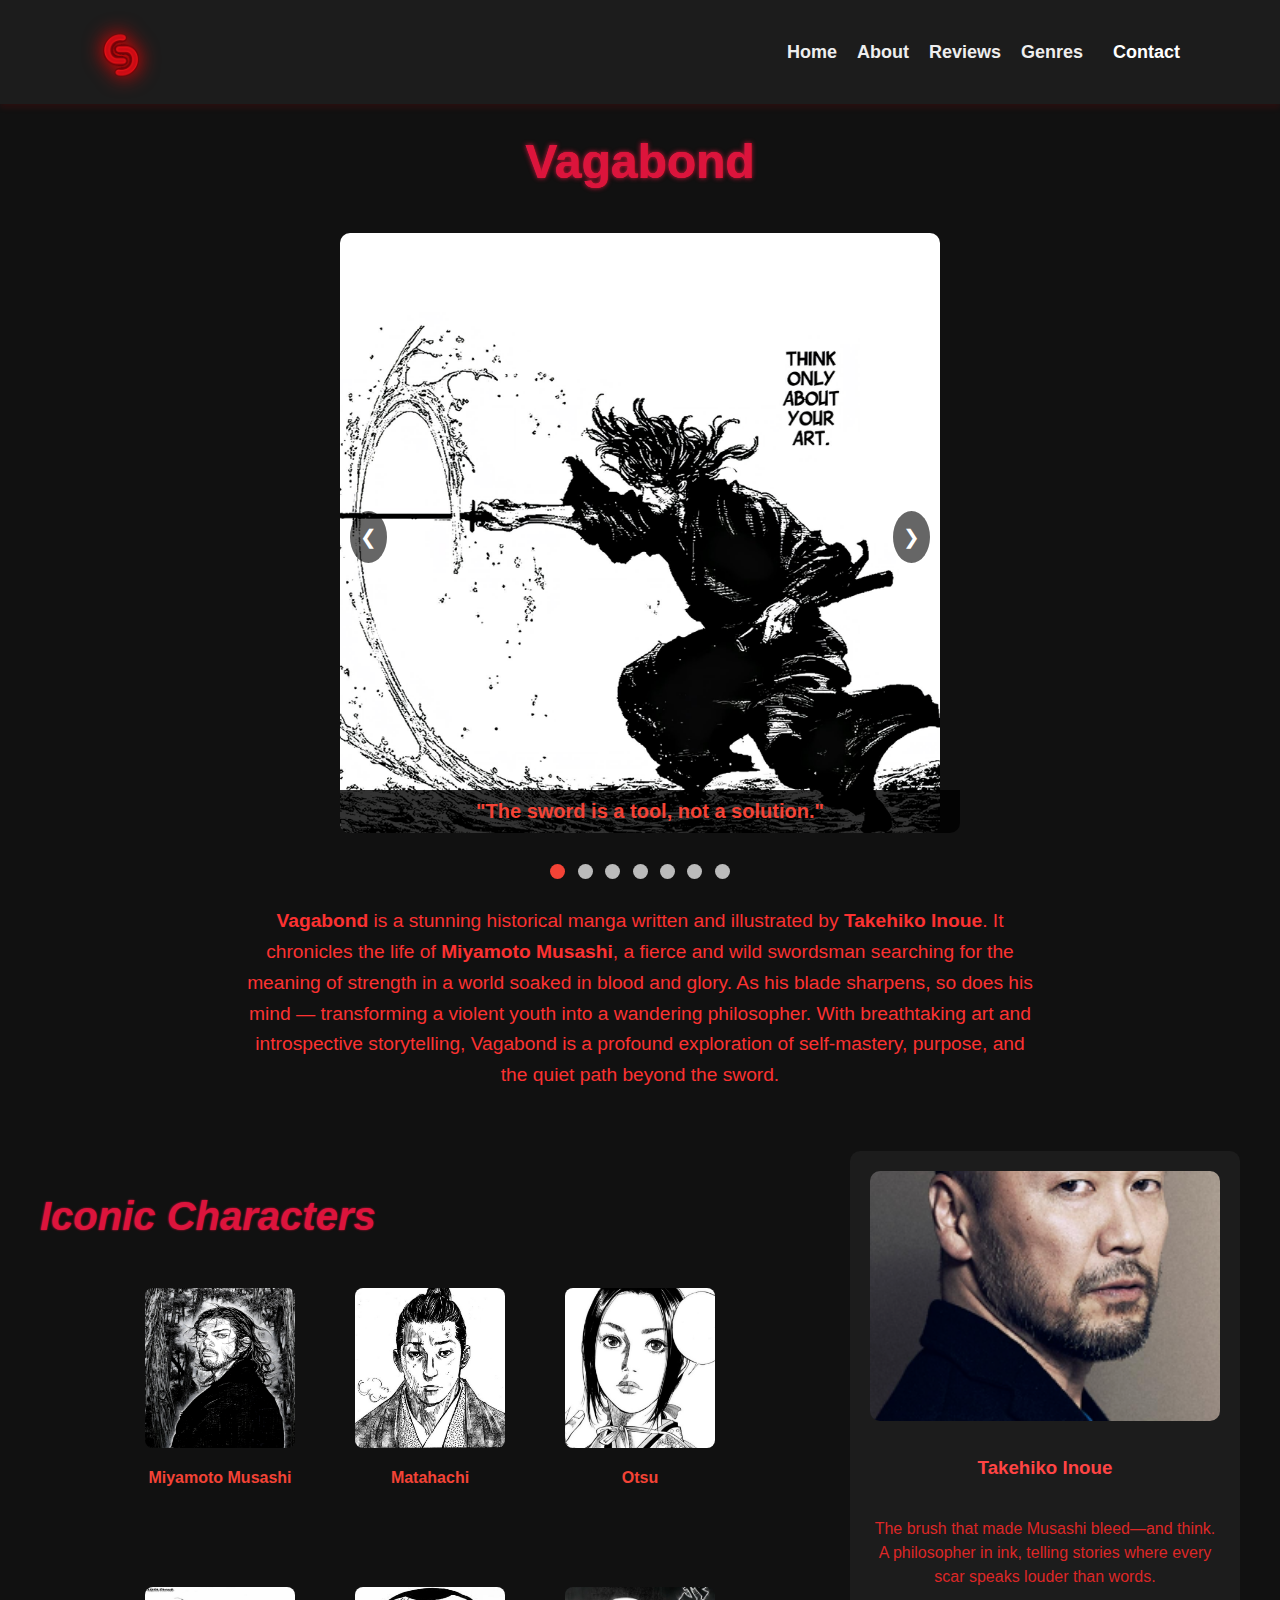
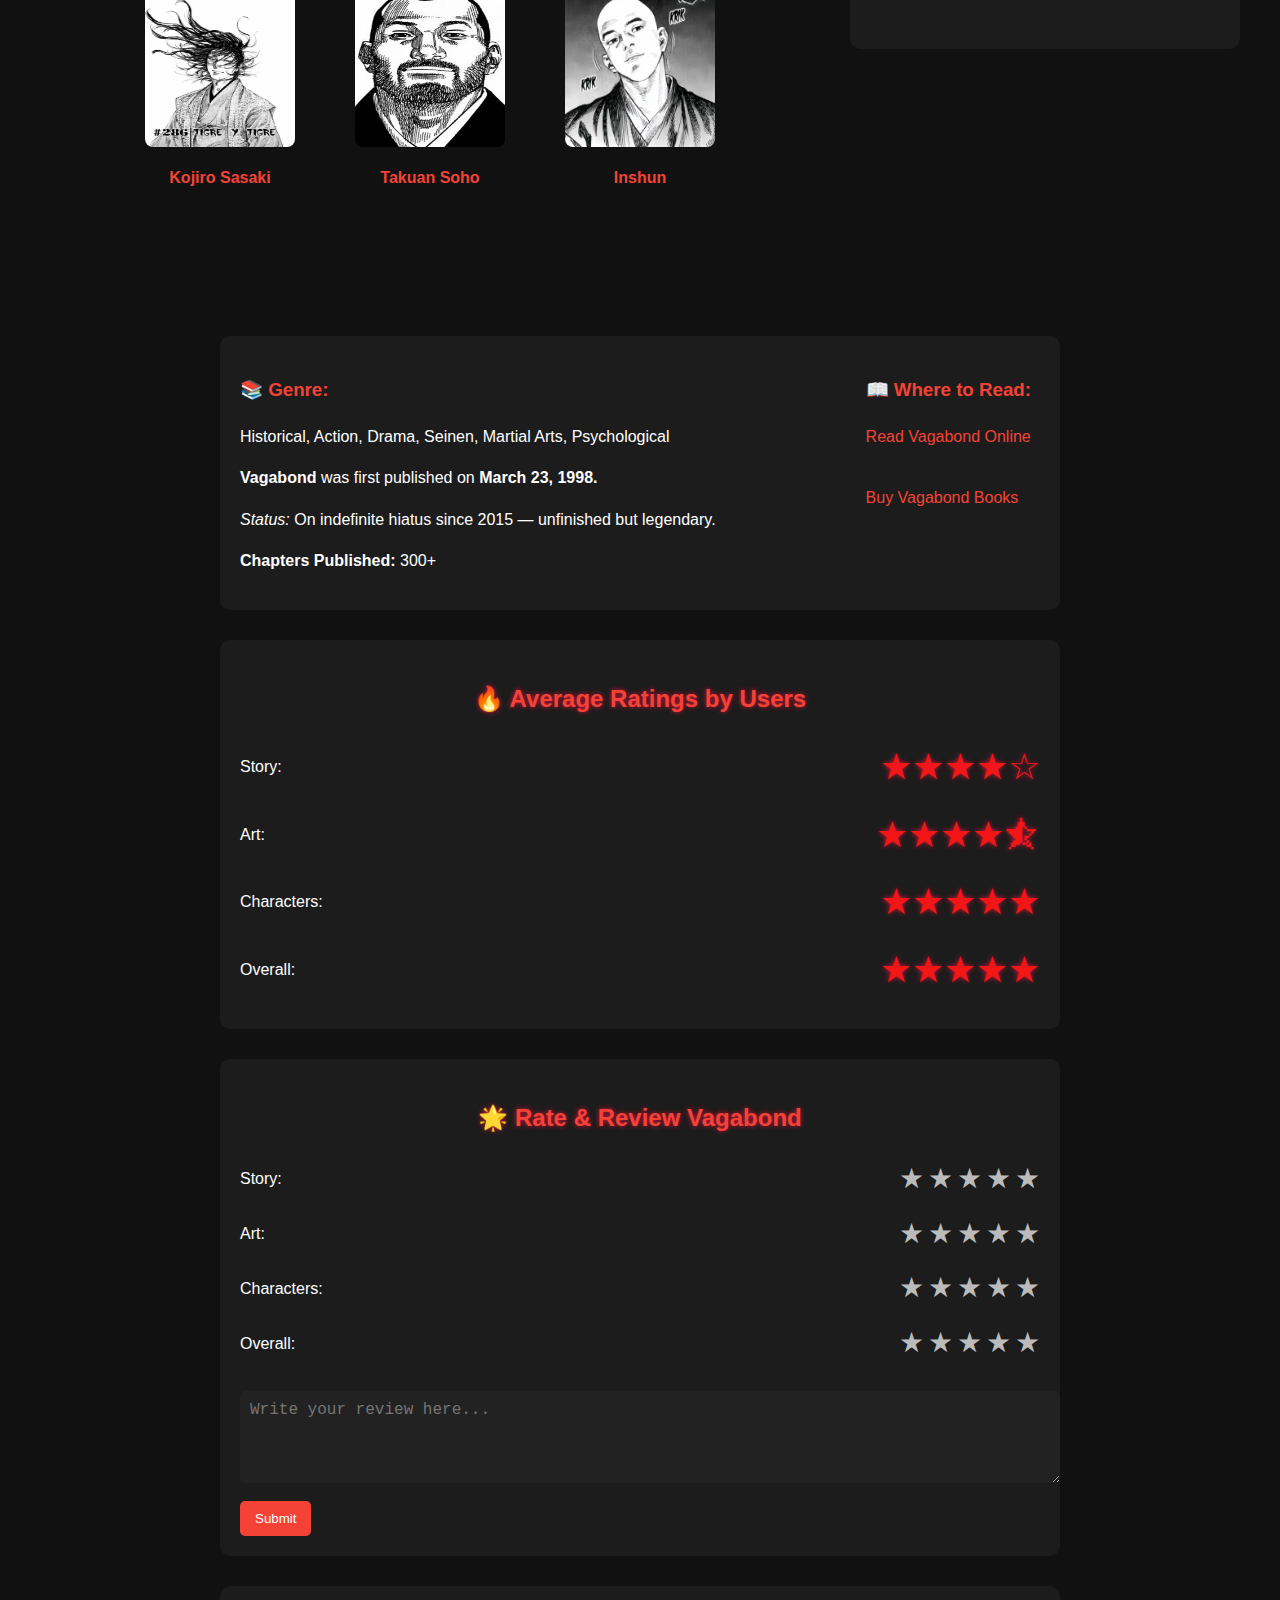
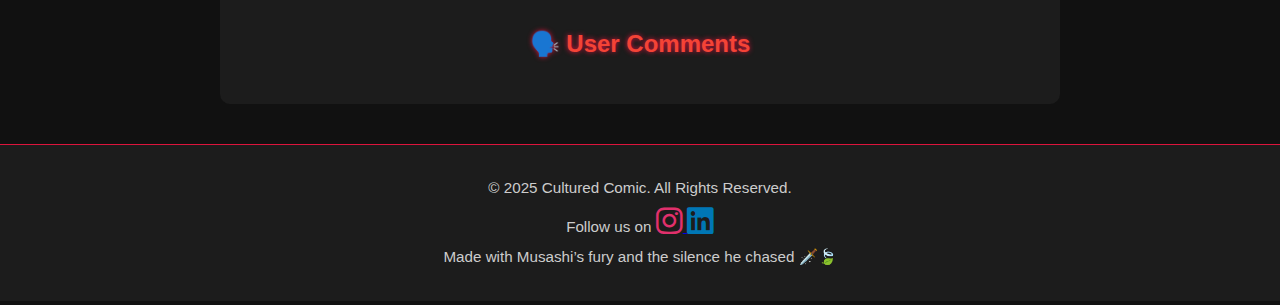
<file: vagabond/vagabond.html>
<!DOCTYPE html>
<html lang="en">

<head>
    <meta charset="UTF-8" />
    <meta name="viewport" content="width=device-width, initial-scale=1" />
    <title>Vagabond</title>
    <link rel="stylesheet" href="../all/style.css" />
    <link rel="icon" type="image/png" href="../glow_only_logo.png">
    <link rel="stylesheet" href="https://cdnjs.cloudflare.com/ajax/libs/font-awesome/6.5.0/css/all.min.css">

</head>

<body>
    <nav class="navbar">
        <div class="nav-container">
            <a href="../index.html" class="logo" target="_blank"><img src="../glow_only_logo.png" class="logo-img"
                    alt="Cultured Comic Logo"><span class="logo-txt">Cultured Comic</span> </a>
            <ul class="nav-links">
                <ul class="nav-links">
                    <li><a href="../index.html" target="_blank">Home</a></li>
                    <li><a href="#extra-info">About</a></li>
                    <li><a href="#ratings-section">Reviews</a></li>
                    <li><a href="#genres-section">Genres</a></li>
                    <li class="contact-container">
                        <span class="contact-icon">
                            Contact
                        </span>
                        <div class="contact-popup">
                            <a href="https://www.instagram.com/rdeb4barca" target="_blank">
                                <i class="fab fa-instagram"></i> Instagram
                            </a>
                            <a href="https://www.linkedin.com/in/Rahul Deb" target="_blank">
                                <i class="fab fa-linkedin"></i> LinkedIn
                            </a>
                            <a href="mailto:rdrahuldeb93@gmail.com">
                                <i class="fas fa-envelope"></i> Gmail
                            </a>
                        </div>
                    </li>
                </ul>

        </div>
    </nav>

    <header class="main-heading">
        <h1>Vagabond</h1>
    </header>

    <div class="slideshow-container">
        <div class="slide fade">
            <img src="images/panel2.jpg" alt="Panel 1" />
            <div class="caption">"The sword is a tool, not a solution."</div>
        </div>
        <div class="slide fade">
            <img src="images/ArtPerfection.jpg" alt="Panel 2" />

            <div class="caption">"In the silence of the sword, I found my voice."</div>
        </div>
        <div class="slide fade">
            <img src="images/Exploration.jpg" alt="Panel 3" />
            <div class="caption">"Art that breathes life into ink."</div>
        </div>
        <div class="slide fade">
            <img src="images/panel1.jpg" alt="Panel 4" />
            <div class="caption">"Every scar tells a story."</div>
        </div>
        <div class="slide fade">
            <img src="images/panel3.png" alt="Panel 5" />
            <div class="caption">"Strength is not in the sword, but in the heart that wields it."</div>
        </div>
        <div class="slide fade">
            <img src="images/panel4.webp" alt="Panel 6" />

            <div class="caption">"In the end, it’s not about the battles won, but the peace found."</div>
        </div>
        <div class="slide fade">
            <img src="images/musahifall.jpg" alt="Panel 7" />
            <div class="caption">"A journey of a thousand miles begins with a single step."</div>
        </div>
        <a class="prev" onclick="plusSlides(-1)">❮</a>
        <a class="next" onclick="plusSlides(1)">❯</a>
    </div>

    <div style="text-align: center">
        <span class="dot" onclick="currentSlide(1)"></span>
        <span class="dot" onclick="currentSlide(2)"></span>
        <span class="dot" onclick="currentSlide(3)"></span>
        <span class="dot" onclick="currentSlide(4)"></span>
        <span class="dot" onclick="currentSlide(5)"></span>
        <span class="dot" onclick="currentSlide(6)"></span>
        <span class="dot" onclick="currentSlide(7)"></span>
    </div>

    <section class="description">
        <p>
            <strong>Vagabond</strong> is a stunning historical manga written and illustrated by <strong>Takehiko
                Inoue</strong>.
            It chronicles the life of <strong>Miyamoto Musashi</strong>, a fierce and wild swordsman searching for the
            meaning of
            strength in a world soaked in blood and glory.
            As his blade sharpens, so does his mind — transforming a violent youth into a wandering philosopher.
            With breathtaking art and introspective storytelling, Vagabond is a profound exploration of self-mastery,
            purpose, and the quiet path beyond the sword.
        </p>
    </section>
    <!-- Tribute and Extra Info Section -->
    <div class="extra-info-container" id="extra-info">
        <!-- Characters Section with Heading -->
        <div class="character-section">
            <h2 class="section-heading">Iconic Characters</h2>
            <div class="characters">
                <div class="character">
                    <img src="images/musashi.jpg" alt="Miyamoto Musashi">
                    <p class="char-name">Miyamoto Musashi</p>
                    <div class="char-desc">A lone swordsman chasing invincibility. Brutal, brilliant, and burdened. He
                        walks a path carved by steel and soul.</div>
                </div>
                <div class="character">
                    <img src="images/matahachi.jpg" alt="Matahachi Honiden">
                    <p class="char-name">Matahachi</p>
                    <div class="char-desc">Musashi’s childhood friend. A man of excuses and missed chances—lost in
                        Musashi’s shadow, yet searching for meaning.</div>
                </div>
                <div class="character">
                    <img src="images/otsu.jpg" alt="Otsu">
                    <p class="char-name">Otsu</p>
                    <div class="char-desc">Gentle and unwavering. Once promised to Matahachi, but her heart follows
                        Musashi through silence, storms, and solitude.</div>
                </div>
                <div class="character">
                    <img src="images/sasaki.jpg" alt="Sasaki Kojiro">
                    <p class="char-name">Kojiro Sasaki</p>
                    <div class="char-desc">Deaf, deadly, divine. A prodigy with a blade and a smile. The storm waiting
                        at the end of Musashi’s journey.</div>
                </div>
                <div class="character">
                    <img src="images/takuan.jpg" alt="Takuan Soho">
                    <p class="char-name">Takuan Soho</p>
                    <div class="char-desc">A monk with mischief in his eyes and wisdom in his words. He sees through
                        people like glass—and helps them see themselves.</div>
                </div>
                <div class="character">
                    <img src="images/inshun.jpg" alt="Inshun">
                    <p class="char-name">Inshun</p>
                    <div class="char-desc">The second spear of Hozoin. A child of battle, born to fight and shaped by
                        fear. His silence is louder than screams — his spear, an extension of his soul.</div>
                </div>
            </div>
        </div>

        <!-- Takehiko Inoue -->
        <div class="tribute-section">
            <img src="images/inoue.jpg" alt="Takehiko Inoue">
            <h3 class="char-name">Takehiko Inoue</h3>
            <p class="mangaka-permanent-desc">The brush that made Musashi bleed—and think. A philosopher
                in ink, telling stories where every scar speaks louder than words.</p>

            <div class="mangaka-desc">
                <strong>Takehiko Inoue</strong> is the visionary behind <strong>Vagabond</strong>, a masterwork that
                brings Miyamoto Musashi’s legend to life with unmatched beauty and depth.
                Through raw visuals and introspective storytelling, Inoue turns the sword into a question—about self,
                purpose, and peace.
                Beyond Vagabond, he’s also the creator of <a href="../slamdunk/slamdunk.html"
                    target="_blank"><strong>Slam
                        Dunk</strong></a>, the genre-defining basketball
                manga that sparked a cultural movement, and <strong>Real</strong>, a powerful exploration of life,
                disability, and resilience through wheelchair basketball.
                Whether in the arena, on the court, or within the soul, Inoue captures humanity in motion—flawed,
                fierce, and endlessly striving.
                <br><br>
                <p><u>In the words of <strong>Inoue</strong> himself:</u></p>
                <blockquote>
                    <strong>"Strength isn’t about winning. It’s about understanding. The deeper you go into yourself,
                        the more powerful you become."</strong>

                </blockquote>
            </div>
        </div>
    </div>
    </div>


    <!-- Genre and Links -->
    <section class="below-characters">
        <div class="genres" id="genres-section">
            <h3>📚 Genre:</h3>
            <p> Historical, Action, Drama, Seinen, Martial Arts, Psychological</p>
            <p><strong>Vagabond</strong> was first published on <strong>March 23, 1998.</strong></p>
            <p><em>Status:</em> On indefinite hiatus since 2015 — unfinished but legendary.</p>
            <p><strong>Chapters Published:</strong> 300+</p>
        </div>

        <div class="links">
            <h3>📖 Where to Read:</h3>
            <a href="https://www.natomanga.com/manga/vagabond" target="_blank">Read Vagabond Online</a><br>
            <a href="https://www.amazon.in/manga-vagabond/s?k=manga+vagabond" target="_blank">Buy Vagabond
                Books</a>
        </div>
    </section>



    <section class="average-ratings" id="ratings-section">
        <h2>🔥 Average Ratings by Users</h2>
        <div class="rating-category">
            <label>Story:</label>
            <div id="avg-story" class="stars static" data-score="4"></div>
        </div>
        <div class="rating-category">
            <label>Art:</label>
            <div id="avg-art" class="stars static" data-score="4.5"></div>
        </div>
        <div class="rating-category">
            <label>Characters:</label>
            <div id="avg-characters" class="stars static" data-score="5"></div>
        </div>
        <div class="rating-category">
            <label>Overall:</label>
            <div id="avg-overall" class="stars static" data-score="5"></div>
        </div>
    </section>

    <section class="user-review" id="review-section">
        <h2>🌟 Rate & Review Vagabond</h2>
        <form id="review-form">
            <div class="rating-input">
                <label>Story:</label>
                <div class="stars" data-category="story"></div>
            </div>
            <div class="rating-input">
                <label>Art:</label>
                <div class="stars" data-category="art"></div>
            </div>
            <div class="rating-input">
                <label>Characters:</label>
                <div class="stars" data-category="characters"></div>
            </div>
            <div class="rating-input">
                <label>Overall:</label>
                <div class="stars" data-category="overall"></div>
            </div>

            <textarea id="comment" rows="4" placeholder="Write your review here..." required></textarea>
            <button type="submit">Submit</button>
        </form>
    </section>

    <section class="user-comments">
        <h2>🗣️ User Comments</h2>
        <div id="comments-list">
            <!-- Reviews appear here -->
        </div>
    </section>
    <footer class="footer">
        <div class="footer-content">
            <p>&copy; 2025 Cultured Comic. All Rights Reserved.</p>
            <p>Follow us on <a href="https://instagram.com/rdeb4barca" target="_blank">
                    <i class="fab fa-instagram fa-2x" style="color:#E1306C;"></i>
                </a><a href="https://www.linkedin.com/in/Rahul Deb" target="_blank">
                    <i class="fab fa-linkedin fa-2x" style="color:#0077B5;"></i>
                </a>
            </p>
            <p>Made with Musashi’s fury and the silence he chased 🗡️🍃</p>
        </div>
    </footer>


    <script src="../all/all.js"></script>
</body>

</html>
</file>
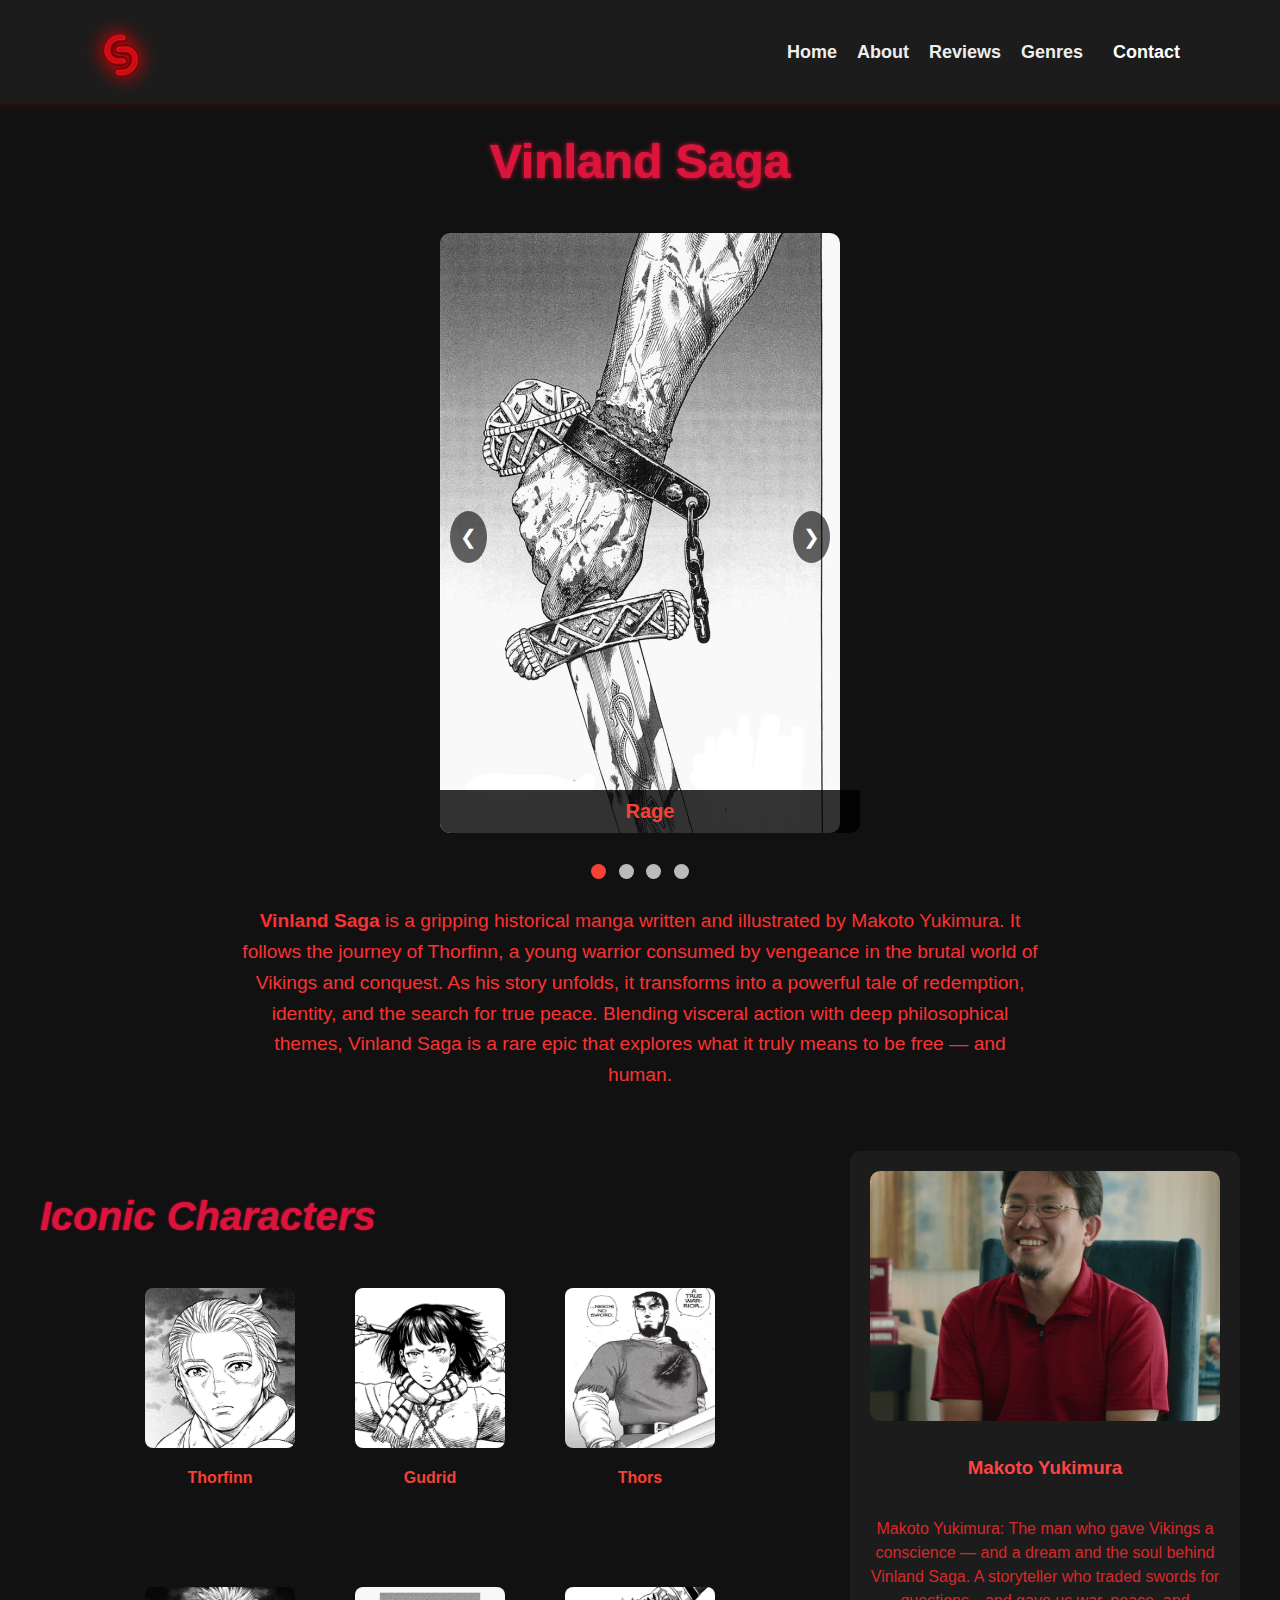
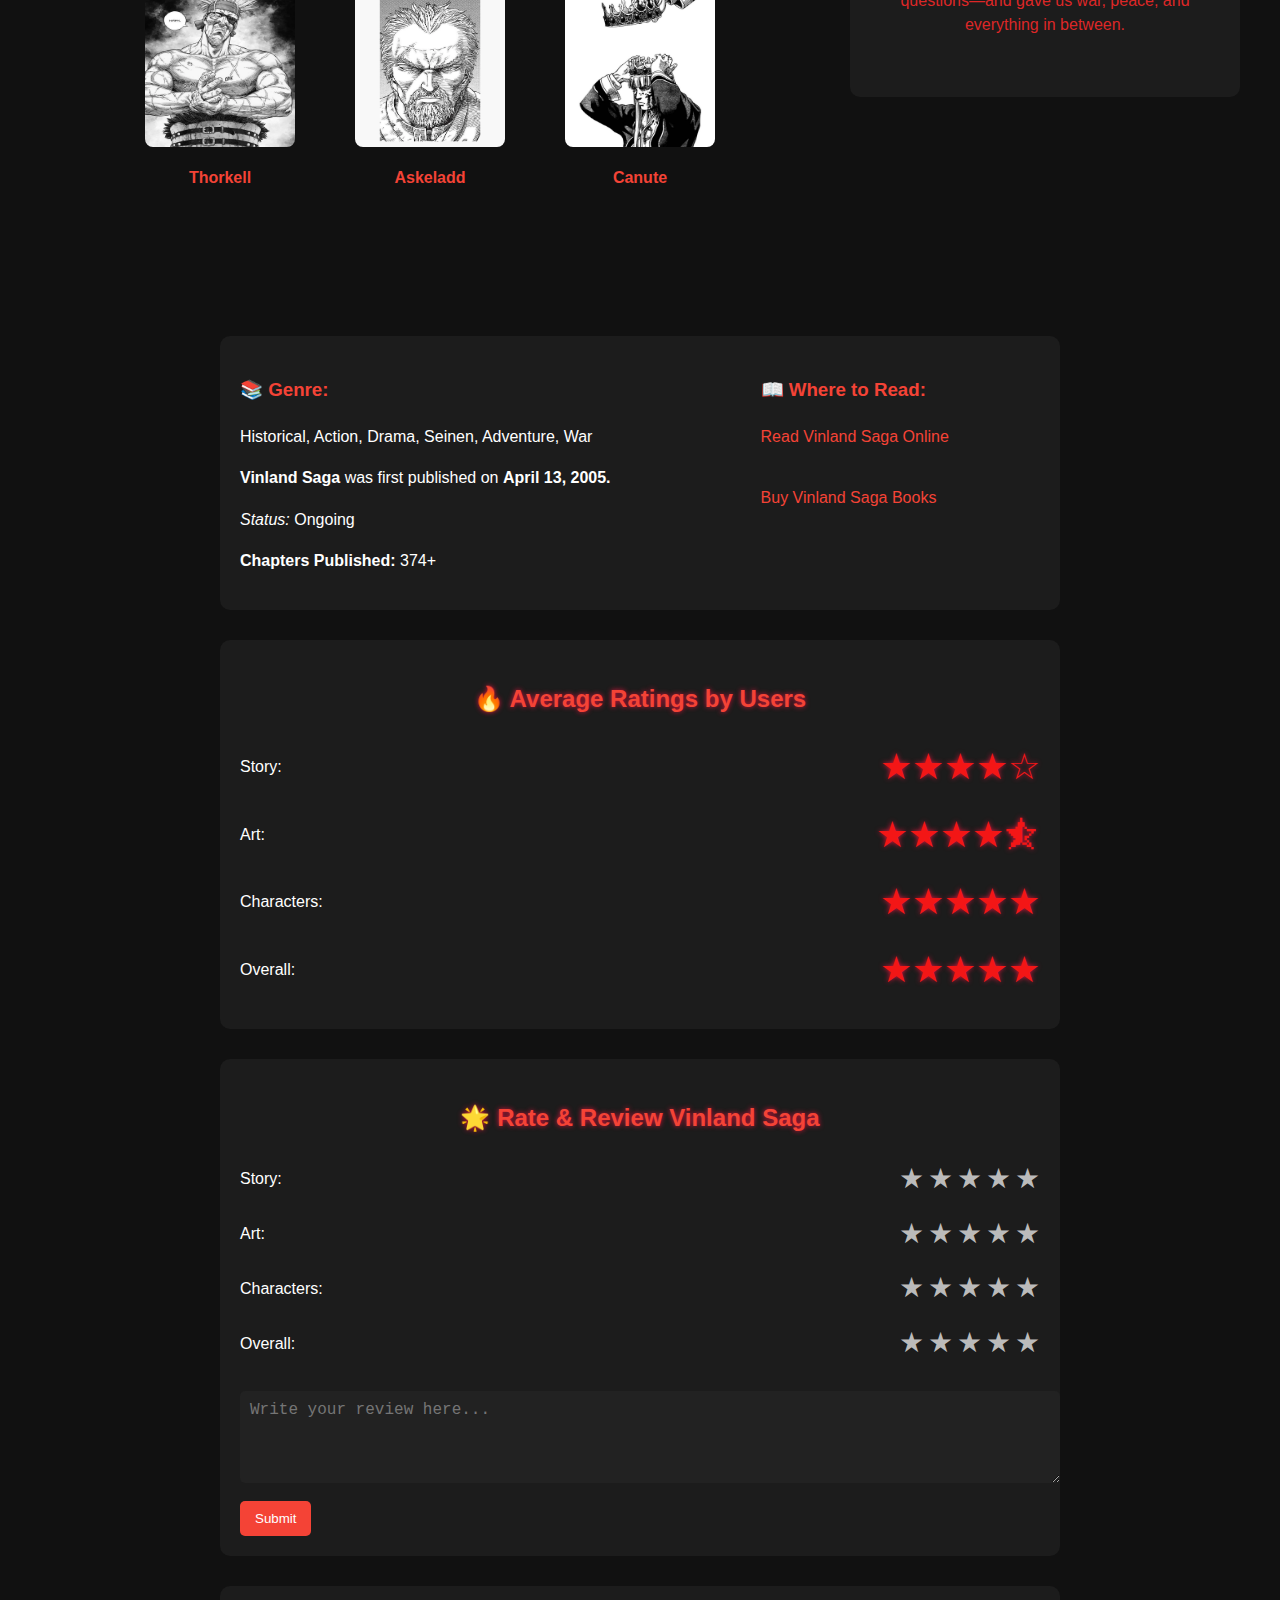
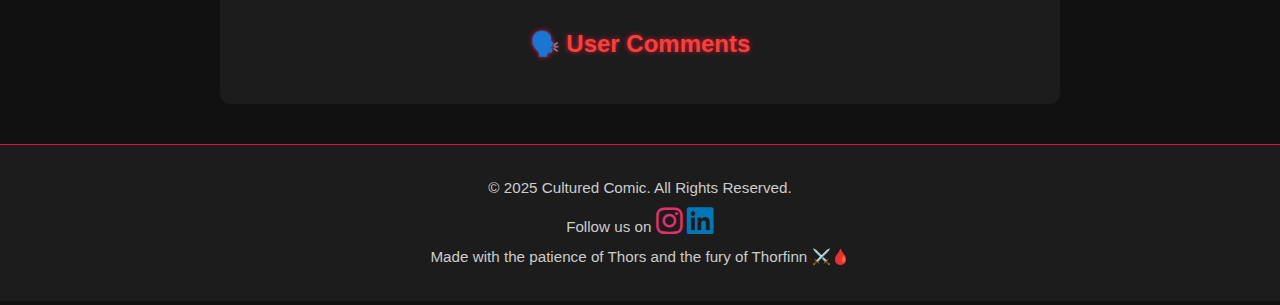
<file: vinland/vinland.html>
<!DOCTYPE html>
<html lang="en">

<head>
    <meta charset="UTF-8" />
    <meta name="viewport" content="width=device-width, initial-scale=1" />
    <title>Vinland Saga</title>
    <link rel="stylesheet" href="../all/style.css" />
    <link rel="icon" type="image/png" href="../glow_only_logo.png">
    <link rel="stylesheet" href="https://cdnjs.cloudflare.com/ajax/libs/font-awesome/6.5.0/css/all.min.css">

</head>

<body>
    <nav class="navbar">
        <div class="nav-container">
            <a href="../index.html" class="logo" target="_blank"><img src="../glow_only_logo.png" class="logo-img"
                    alt="Cultured Comic Logo"><span class="logo-txt">Cultured Comic</span> </a>
            <ul class="nav-links">
                <ul class="nav-links">
                    <li><a href="../index.html" target="_blank">Home</a></li>
                    <li><a href="#extra-info">About</a></li>
                    <li><a href="#ratings-section">Reviews</a></li>
                    <li><a href="#genres-section">Genres</a></li>
                    <li class="contact-container">
                        <span class="contact-icon">
                            Contact
                        </span>
                        <div class="contact-popup">
                            <a href="https://www.instagram.com/rdeb4barca" target="_blank">
                                <i class="fab fa-instagram"></i> Instagram
                            </a>
                            <a href="https://www.linkedin.com/in/Rahul Deb" target="_blank">
                                <i class="fab fa-linkedin"></i> LinkedIn
                            </a>
                            <a href="mailto:rdrahuldeb93@gmail.com">
                                <i class="fas fa-envelope"></i> Gmail
                            </a>
                        </div>
                    </li>
                </ul>

        </div>
    </nav>

    <header class="main-heading">
        <h1>Vinland Saga</h1>
    </header>

    <div class="slideshow-container">
        <div class="slide fade">
            <img src="images/Rage.jpg" alt="Rage" />
            <div class="caption">Rage</div>
        </div>
        <div class="slide fade">
            <img src="images/No Enemies.jpg" alt="No Enemies" />
            <div class="caption">No Enemies</div>
        </div>
        <div class="slide fade">
            <img src="images/Thorfinn's Defence.jpg" alt="Thorfinn's Defence" />
            <div class="caption">Thorfinn's Defence</div>
        </div>
        <div class="slide fade">
            <img src="images/vinland.jpg" alt="Friend" />
            <div class="caption">Friend</div>
        </div>
        <a class="prev" onclick="plusSlides(-1)">❮</a>
        <a class="next" onclick="plusSlides(1)">❯</a>
    </div>

    <div style="text-align: center">
        <span class="dot" onclick="currentSlide(1)"></span>
        <span class="dot" onclick="currentSlide(2)"></span>
        <span class="dot" onclick="currentSlide(3)"></span>
        <span class="dot" onclick="currentSlide(4)"></span>
    </div>

    <section class="description">
        <p>
            <strong>Vinland Saga</strong> is a gripping historical manga written and illustrated by Makoto Yukimura.
            It follows the journey of Thorfinn, a young warrior consumed by vengeance in the brutal world of Vikings and
            conquest.
            As his story unfolds, it transforms into a powerful tale of redemption, identity, and the search for true
            peace.
            Blending visceral action with deep philosophical themes, Vinland Saga is a rare epic that explores what it
            truly means to be free — and human.
        </p>
    </section>
    <!-- Tribute and Extra Info Section -->
    <div class="extra-info-container" id="extra-info">
        <!-- Characters Section with Heading -->
        <div class="character-section">
            <h2 class="section-heading">Iconic Characters</h2>
            <div class="characters">
                <div class="character">
                    <img src="images/Thorfinn.jpg" alt="Thorfinn">
                    <p class="char-name">Thorfinn</p>
                    <div class="char-desc">A ghost of vengeance turned seeker of peace. He once killed without
                        blinking—now he flinches at the weight of life. No sword. No shouting. Just a dream called
                        Vinland.
                    </div>
                </div>
                <div class="character">
                    <img src="images/gudrid.jpg" alt="Gudrid">
                    <p class="char-name">Gudrid</p>
                    <div class="char-desc">Thorfinn’s courageous and compassionate wife. A beacon of hope and strength
                        amidst the chaos of their world.</div>
                </div>
                <div class="character">
                    <img src="images/thors.jpg" alt="Thors">
                    <p class="char-name">Thors</p>
                    <div class="char-desc">A warrior who chose peace over glory. The Troll of Jom who laid down his
                        blade and picked up fatherhood. Strength without violence. Power without pride.</div>
                </div>
                <div class="character">
                    <img src="images/thorkell.webp" alt="Thorkell">
                    <p class="char-name">Thorkell</p>
                    <div class="char-desc">A walking war cry. Giant. Grinning. Addicted to battle and chaos, yet
                        honorable in his own twisted code. Fights for the thrill—not the throne.</div>
                </div>
                <div class="character">
                    <img src="images/askeladd.webp" alt="Askeladd">
                    <p class="char-name">Askeladd</p>
                    <div class="char-desc">Son of a slave. Master of lies. A man with ten masks and one goal. He plays
                        war like chess, with words sharper than swords. Genius. Traitor. Legend.</div>
                </div>
                <div class="character">
                    <img src="images/canute.jpg" alt="Canute">
                    <p class="char-name">Canute</p>
                    <div class="char-desc">A prince who transforms from timid to terrifying. His quiet resolve hides a
                        mind bent on reshaping the world, no matter the cost.</div>
                </div>
            </div>
        </div>

        <!-- Miura Tribute Section (unchanged) -->
        <div class="tribute-section">
            <img src="images/yukimura.jpg" alt="Makoto Yukimura">
            <h3 class="char-name">Makoto Yukimura</h3>
            <p class="mangaka-permanent-desc">Makoto Yukimura: The man who gave Vikings a conscience — and a dream and
                the soul behind Vinland Saga. A storyteller who traded swords for questions—and gave us war, peace, and
                everything in between.
            </p>

            <div class="mangaka-desc">
                <strong>Makoto Yukimura</strong> is the brilliant mind behind <strong>Vinland Saga</strong>, a manga
                that dares to ask what lies beyond vengeance.
                From the violent storm of Thorfinn’s past to the quiet hope of a world without war, Yukimura crafts a
                tale that cuts deeper than any blade.
                Known for his intricate character arcs, historical immersion, and unflinching look at the human
                condition, he turns a Viking saga into a meditation on purpose, forgiveness, and freedom.
                Before Vikings, Yukimura launched readers into orbit with <strong>Planetes</strong>, a sci-fi gem that
                explores loneliness, ambition, and what it means to be human in the vastness of space.
                A master of emotion as much as action—his legacy is still unfolding, one soul at a time.
                <br><br>
                <p><u>In the words of <strong>Yukimura</strong> himself:</u></p>
                <blockquote>
                    <strong>"Violence is easy. What’s hard is living without it — building something with your own two
                        hands.
                        That’s the story I want to tell."</strong>

                </blockquote>

            </div>

        </div>
    </div>
    </div>


    <!-- Genre and Links -->
    <section class="below-characters">
        <div class="genres" id="genres-section">
            <h3>📚 Genre:</h3>
            <p> Historical, Action, Drama, Seinen, Adventure, War</p>
            <p><strong>Vinland Saga</strong> was first published on <strong>April 13, 2005.</strong></p>
            <p><em>Status:</em> Ongoing</p>
            <p><strong>Chapters Published:</strong> 374+</p>
        </div>

        <div class="links">
            <h3>📖 Where to Read:</h3>
            <a href="https://ww4.readvinlandsaga.com/" target="_blank">Read Vinland Saga Online</a><br>
            <a href="https://www.amazon.in/vinland-saga-manga/s?k=vinland+saga+manga" target="_blank">Buy Vinland Saga
                Books</a>
        </div>
    </section>



    <section class="average-ratings" id="ratings-section">
        <h2>🔥 Average Ratings by Users</h2>
        <div class="rating-category">
            <label>Story:</label>
            <div id="avg-story" class="stars static" data-score="4"></div>
        </div>
        <div class="rating-category">
            <label>Art:</label>
            <div id="avg-art" class="stars static" data-score="4.5"></div>
        </div>
        <div class="rating-category">
            <label>Characters:</label>
            <div id="avg-characters" class="stars static" data-score="5"></div>
        </div>
        <div class="rating-category">
            <label>Overall:</label>
            <div id="avg-overall" class="stars static" data-score="5"></div>
        </div>
    </section>

    <section class="user-review" id="review-section">
        <h2>🌟 Rate & Review Vinland Saga</h2>
        <form id="review-form">
            <div class="rating-input">
                <label>Story:</label>
                <div class="stars" data-category="story"></div>
            </div>
            <div class="rating-input">
                <label>Art:</label>
                <div class="stars" data-category="art"></div>
            </div>
            <div class="rating-input">
                <label>Characters:</label>
                <div class="stars" data-category="characters"></div>
            </div>
            <div class="rating-input">
                <label>Overall:</label>
                <div class="stars" data-category="overall"></div>
            </div>

            <textarea id="comment" rows="4" placeholder="Write your review here..." required></textarea>
            <button type="submit">Submit</button>
        </form>
    </section>

    <section class="user-comments">
        <h2>🗣️ User Comments</h2>
        <div id="comments-list">
            <!-- Reviews appear here -->
        </div>
    </section>
    <footer class="footer">
        <div class="footer-content">
            <p>&copy; 2025 Cultured Comic. All Rights Reserved.</p>
            <p>Follow us on <a href="https://instagram.com/rdeb4barca" target="_blank">
                    <i class="fab fa-instagram fa-2x" style="color:#E1306C;"></i>
                </a><a href="https://www.linkedin.com/in/Rahul Deb" target="_blank">
                    <i class="fab fa-linkedin fa-2x" style="color:#0077B5;"></i>
                </a>
            </p>
            <p>Made with the patience of Thors and the fury of Thorfinn ⚔️🩸</p>
        </div>
    </footer>


    <script src="../all/all.js"></script>
</body>

</html>
</file>
<file: all/style.css>
html {
    scroll-padding-top: 17%;
    /* height of your fixed navbar */
}

body {
    background-color: #111;
    color: #fff;
    font-family: 'Segoe UI', Tahoma, Geneva, Verdana, sans-serif;
    margin: 0;
    padding: 0;
    line-height: 1.6;
}

@media (max-width: 768px) {
    nav ul {
        flex-direction: column;
        align-items: center;
    }

    .character {
        width: 100%;
    }

    .char-desc {
        font-size: 0.9rem;
    }
}

@keyframes headingDrip {
    0% {
        opacity: 0;
        filter: blur(3px);
    }

    30% {
        opacity: 0.3;
        filter: blur(1.5px);
    }

    60% {
        opacity: 0.8;
        filter: blur(0.5px);
    }

    100% {
        opacity: 1;
        filter: blur(0);
    }
}

@keyframes bloodDrip {
    0% {
        transform: translateY(-10px);
        opacity: 0;
        filter: blur(3px);
    }

    30% {
        opacity: 0.3;
        filter: blur(1.5px);
    }

    60% {
        transform: translateY(5px);
        opacity: 0.8;
        filter: blur(0.5px);
    }

    100% {
        transform: translateY(0);
        opacity: 1;
        filter: blur(0);
    }
}

@keyframes flicker {

    0%,
    100% {
        opacity: 1;
    }

    20% {
        opacity: 0.7;
    }

    40% {
        opacity: 1;
    }

    60% {
        opacity: 0.55;
    }

    80% {
        opacity: 0.95;
    }
}

@keyframes gradientShift {
    0% {
        background-position: 0% 50%;
    }

    50% {
        background-position: 100% 50%;
    }

    100% {
        background-position: 0% 50%;
    }
}

.navbar {
    background-color: #1c1c1c;
    padding: 15px 0;
    box-shadow: 0 4px 6px rgba(255, 0, 0, 0.1);
    position: sticky;
    top: 0;
    z-index: 1000;

}

.nav-container {
    display: flex;
    justify-content: space-between;
    align-items: center;
    max-width: 1100px;
    margin: auto;
    padding: 0 20px;
}

.contact-container {
    position: relative;
    display: inline-block;
}

.contact-icon {
    cursor: pointer;
    padding: 10px;
    color: white;
    font-size: 18px;
    font-weight: bold;
}

.contact-icon:hover {
    color: #f44336;
    text-shadow: 0 0 5px crimson;
}

.contact-popup {
    display: none;
    position: absolute;
    top: 35px;
    left: 0;
    background-color: #333;
    padding: 10px;
    border-radius: 6px;
    z-index: 100;
    box-shadow: 0 0 10px rgba(0, 0, 0, 0.3);
    width: 160px;
}

.contact-popup a {
    display: block;
    color: #fff;
    text-decoration: none;
    margin: 5px 0;
    font-size: 16px;
}

.contact-popup a:hover {
    text-decoration: underline;
    color: #1da1f2;
}

.contact-container:hover .contact-popup {
    display: block;
}




.logo {
    text-decoration: none;
    display: inline-flex;
    align-items: center;
    justify-content: center;
    position: relative;
    overflow: visible;
    width: max-content;

}

.logo-txt {
    font-size: 2.9rem;
    font-weight: 900;
    color: #ff003c;
    display: inline-flex;
    margin-left: -60px;
    padding-left: 10px;
    white-space: nowrap;
    text-shadow: 0 0 8px crimson;
    opacity: 0;
    transform: translateX(-20px);
    transition: margin-left 0.5s ease, transform 0.5s ease;
}

.logo-img {
    height: 60px;
    width: 60px;
    margin-top: 1%;
    filter: drop-shadow(0 0 10px red);
    transition: transform 0.6s ease;
    border-radius: 50%;
}

/* Hover effect */
.logo:hover .logo-txt {
    opacity: 1;
    margin-left: 10px;
    transform: translateX(0);
    animation: headingDrip 0.6s ease-out forwards, flicker 1.2s infinite;
}

.logo:hover .logo-img {
    cursor: pointer;
    border-radius: 20px;
    filter: drop-shadow(0 0 20px red);
    transform: rotate(360deg) scale(-1.5);
    animation: flicker 1.2s infinite, rotateLogo 2s linear infinite;
}


.nav-links {
    list-style: none;
    display: flex;
    gap: 20px;
    font-size: 18px;
    font-weight: bold;
}

.nav-links li a {
    text-decoration: none;
    color: #eee;
    font-weight: bold;
    transition: color 0.3s ease;
}

.nav-links li a:hover {
    color: #f44336;
    text-shadow: 0 0 8px red;
}

h1 {
    font-size: 3rem;
    font-weight: 700;
    background: linear-gradient(90deg, #ff6a00, #ee0979);
    -webkit-background-clip: text;
    background-clip: text;
    color: transparent;
    text-align: center;
    margin-top: 20px;
    color: crimson;
    text-shadow: 0 0 5px crimson;
}

.description {
    text-align: center;
    max-width: 800px;
    margin: 20px auto;
    font-size: 1.2rem;
    padding: 0 20px;
    color: #fc3131;
}

.slideshow-container {
    max-width: fit-content;
    margin: 20px auto;
    position: relative;
}

.slide {
    display: none;
    position: relative;
}

.slide img {
    width: 100%;
    min-width: 300px;
    height: 600px;
    object-fit: cover;
    border-radius: 10px;
    transition: transform 0.3s ease, box-shadow 0.3s ease;
}

.slide img:hover {
    transform: scale(1.03);
    box-shadow: 0 0 20px 8px rgba(255, 69, 0, 0.3);
}

.caption {
    position: absolute;
    bottom: 8px;
    width: 100%;
    text-align: center;
    color: #f44336;
    font: bold 20px Tahoma, Geneva, Verdana, sans-serif;
    background: rgba(0, 0, 0, 0.8);
    padding: 10px;
    border-radius: 0 0 10px 10px;
}

.prev,
.next {
    position: absolute;
    top: 50%;
    transform: translateY(-50%);
    background-color: rgba(0, 0, 0, 0.6);
    color: white;
    padding: 10px;
    border-radius: 50%;
    font-size: 20px;
    cursor: pointer;
    transition: background-color 0.3s ease;
    user-select: none;
}

.prev:hover,
.next:hover {
    background-color: #f44336;
}

.prev {
    left: 10px;
}

.next {
    right: 10px;
}

.dot {
    height: 15px;
    width: 15px;
    margin: 0 4px;
    background-color: #bbb;
    border-radius: 50%;
    display: inline-block;
    cursor: pointer;
    transition: 0.3s;
}

.active,
.dot:hover {
    background-color: #f44336;
}

/* Extra Info Flex Container */
.extra-info-container {
    display: flex;
    justify-content: space-between;
    gap: 30px;
    max-width: 1200px;
    margin: 40px auto;
    padding: 20px;
    flex-wrap: wrap;
}

/* Characters Section */
.character-section {
    flex: 1;
    margin-bottom: 30px;
    /* Keeps space below for breathing room */
}


.section-heading {
    text-align: left;
    font-size: 2.5rem;
    margin-bottom: 20px;
    font-weight: 700;
    font-style: italic;
    color: crimson;
    text-shadow: 0 0 2px crimson;
}




.characters {
    display: flex;
    gap: 20px;
    flex-wrap: wrap;
    justify-content: center;
}



.char-name {
    margin-top: 10px;
    font-weight: bold;
    color: #f44336;
}



/* Tribute Section */
.tribute-section {
    flex: 1;
    max-width: 350px;
    text-align: center;
    background: #1c1c1c;
    padding: 20px;
    border-radius: 10px;
}

.tribute-section img {
    width: 100%;
    height: 250px;
    object-fit: cover;
    border-radius: 10px;
    margin-bottom: 15px;
}

.tribute-section img:hover {
    width: 100%;
    height: 450px;
    object-fit: cover;
    border-radius: 10px;
    margin-bottom: 15px;
    box-shadow: 0 0 30px crimson;
    transition: all 0.5s ease;
    cursor: pointer;
}

.tribute-section h3 {
    color: #ff4444;
}

/* Character Description on Hover */
/* Character Container */
/* Character Container */
.character {
    text-align: center;
    position: relative;
    width: 150px;
    margin: 20px;
    transition: all 0.3s ease;
}

/* Character Image */

.character img {
    width: 100%;
    height: 160px;
    border-radius: 8px;
    transition: transform 0.3s ease;
}

.character:hover img {
    transform: scale(1.3);
    box-shadow: 0 0 20px crimson;
    transition: all 0.5s ease;
    cursor: pointer;
}

/* Enlarge on Hover */
/* .character:hover img {
    transform: scale(1.5);
    box-shadow: 0 0 12px crimson;
} */

/* Hidden description */
/* Character Description on Hover */



/* Description stays hidden until hover */
.char-desc {
    opacity: 0;
    visibility: hidden;
    max-height: 0;
    transition: opacity 0.3s ease, max-height 0.3s ease;
    overflow: hidden;
    font-size: 0.85rem;
    color: #ddd;
    margin-top: 8px;
    background-color: #222;
    padding: 6px;
    border-radius: 5px;
}

.char-name {
    color: #f44336;
    margin-top: 10px;
    font-weight: bold;
    transition: transform 0.3s ease;
    display: inline-block;
}


/* 👇 Slide name down when image is hovered */
.character:hover .char-name {

    transform: scale(1.2) translateY(20px);
    transition: all 0.5s ease;
    text-shadow: 0 1px 5px crimson;

}

/* Reveal description */
.character:hover .char-desc {
    opacity: 1;
    visibility: visible;
    max-height: fit-content;
    text-shadow: 0 1px 5px crimson;
    box-shadow: 0 0 10px rgba(255, 0, 0, 0.3);
    transition: opacity 0.5s ease, max-height 0.5s ease;
    animation: bloodDrip 0.6s ease-out forwards, flicker 1s infinite;
}


/* Miura Description on Hover */
.tribute-section {
    position: relative;
    overflow: hidden;
    flex: 1;
    max-width: 350px;
    text-align: center;
    background: #1c1c1c;
    padding: 20px;
    border-radius: 10px;
    max-height: fit-content;
}


.mangaka-desc {
    position: relative;
    background-color: #2c2c2c;
    padding: 12px;
    border-radius: 6px;
    font-size: 1rem;
    color: #ff4444;
    max-height: 0;
    opacity: 0;
    overflow: hidden;
    transition: max-height 0.5s ease, opacity 0.5s ease;
    margin-top: 10px;
    box-shadow: 0 0 10px rgba(255, 0, 0, 0.3);
    pointer-events: none;
    transform: translateY(-10px);
}


.tribute-section:hover .mangaka-desc {
    max-height: fit-content;
    /* enough for text */
    opacity: 1;
    pointer-events: auto;
    /* now clickable */
    animation: bloodDrip 0.6s ease-out forwards, flicker 1s infinite;
}

.tribute-section:hover .char-name {
    transform: scale(1.2) translateY(20px);
    transition: all 0.5s ease;
    text-shadow: 0 1px 5px crimson;
}

.mangaka-desc::after {
    content: '';
    display: block;
    height: 4px;
    width: 60%;
    margin: 10px auto 0;
    background: linear-gradient(to right, crimson, red, darkred);
    border-radius: 10px;
    box-shadow: 0 0 8px red;
    animation: flicker 1.2s infinite;
}


.mangaka-permanent-desc {
    color: #dd2727;
    font-size: 1rem;
    line-height: 1.5;
    margin-top: 15px;
    text-align: center;
}

.mangaka-desc a {
    color: #f44336;
    text-decoration: none;
    font-weight: bold;
    font-size: larger;
}

html {
    scroll-padding-top: 17%;
    /* height of your fixed navbar */
}

body {
    background-color: #111;
    color: #fff;
    font-family: 'Segoe UI', Tahoma, Geneva, Verdana, sans-serif;
    margin: 0;
    padding: 0;
    line-height: 1.6;
}

@media (max-width: 768px) {
    nav ul {
        flex-direction: column;
        align-items: center;
    }

    .character {
        width: 100%;
    }

    .char-desc {
        font-size: 0.9rem;
    }
}

@keyframes headingDrip {
    0% {
        opacity: 0;
        filter: blur(3px);
    }

    30% {
        opacity: 0.3;
        filter: blur(1.5px);
    }

    60% {
        opacity: 0.8;
        filter: blur(0.5px);
    }

    100% {
        opacity: 1;
        filter: blur(0);
    }
}

@keyframes bloodDrip {
    0% {
        transform: translateY(-10px);
        opacity: 0;
        filter: blur(3px);
    }

    30% {
        opacity: 0.3;
        filter: blur(1.5px);
    }

    60% {
        transform: translateY(5px);
        opacity: 0.8;
        filter: blur(0.5px);
    }

    100% {
        transform: translateY(0);
        opacity: 1;
        filter: blur(0);
    }
}

@keyframes flicker {

    0%,
    100% {
        opacity: 1;
    }

    20% {
        opacity: 0.7;
    }

    40% {
        opacity: 1;
    }

    60% {
        opacity: 0.55;
    }

    80% {
        opacity: 0.95;
    }
}

@keyframes gradientShift {
    0% {
        background-position: 0% 50%;
    }

    50% {
        background-position: 100% 50%;
    }

    100% {
        background-position: 0% 50%;
    }
}


.navbar {
    background-color: #1c1c1c;
    padding: 15px 0;
    box-shadow: 0 4px 6px rgba(255, 0, 0, 0.1);
    position: relative;
    top: 0;
    z-index: 1000;
    display: flex;
    justify-content: center;
    /* updated */
    flex-wrap: wrap;
    /* new */
    /* overflow-x: hidden; */
    /* new - prevent overflow */
}

.nav-container {
    display: flex;
    justify-content: space-between;
    align-items: center;
    max-width: 1100px;
    margin: auto;
    padding: 0 20px;
    flex-wrap: wrap;
    /* updated */
    width: 100%;
}

.nav-container .logo-img {
    flex-shrink: 0;
}

.contact-container {
    position: relative;
    display: inline-block;
}

.contact-icon {
    cursor: pointer;
    padding: 10px;
    color: white;
    font-size: 18px;
    font-weight: bold;
}

.contact-icon:hover {
    color: #f44336;
    text-shadow: 0 0 5px crimson;
}

.contact-popup {
    display: none;
    position: absolute;
    top: 35px;
    left: 0;
    background-color: #333;
    padding: 10px;
    border-radius: 6px;
    z-index: 100;
    box-shadow: 0 0 10px rgba(0, 0, 0, 0.3);
    width: 160px;
}

.contact-popup a {
    display: block;
    color: #fff;
    text-decoration: none;
    margin: 5px 0;
    font-size: 16px;
}

.contact-popup a:hover {
    text-decoration: underline;
    color: #1da1f2;
}

.contact-container:hover .contact-popup {
    display: block;
}

.logo {
    text-decoration: none;
    display: inline-flex;
    align-items: center;
    justify-content: center;
    position: relative;
    overflow: visible;
    width: max-content;
}

.logo-txt {
    font-size: 2.9rem;
    font-weight: 900;
    color: #ff003c;
    display: inline-flex;
    margin-left: -60px;
    padding-left: 10px;
    white-space: nowrap;
    text-shadow: 0 0 8px crimson;
    opacity: 0;
    transform: translateX(-20px);
    transition: margin-left 0.5s ease, transform 0.5s ease;
}

.logo-img {
    height: 60px;
    width: 60px;
    margin-top: 1%;
    filter: drop-shadow(0 0 10px red);
    transition: transform 0.6s ease;
    border-radius: 50%;
}

/* Hover effect */
.logo:hover .logo-txt {
    opacity: 1;
    margin-left: 10px;
    transform: translateX(0);
    animation: headingDrip 0.6s ease-out forwards, flicker 1.2s infinite;
}

.logo:hover .logo-img {
    cursor: pointer;
    border-radius: 20px;
    filter: drop-shadow(0 0 20px red);
    transform: rotate(360deg) scale(-1.5);
    animation: flicker 1.2s infinite, rotateLogo 2s linear infinite;
}

.nav-links {
    list-style: none;
    display: flex;
    gap: 20px;
    font-size: 18px;
    font-weight: bold;
}

.nav-links li a {
    text-decoration: none;
    color: #eee;
    font-weight: bold;
    transition: color 0.3s ease;
}

.nav-links li a:hover {
    color: #f44336;
    text-shadow: 0 0 8px red;
}

h1 {
    font-size: 3rem;
    font-weight: 700;
    background: linear-gradient(90deg, #ff6a00, #ee0979);
    -webkit-background-clip: text;
    background-clip: text;
    color: transparent;
    text-align: center;
    margin-top: 20px;
    color: crimson;
    text-shadow: 0 0 5px crimson;
}

.description {
    text-align: center;
    max-width: 800px;
    margin: 20px auto;
    font-size: 1.2rem;
    padding: 0 20px;
    color: #fc3131;
}

.slideshow-container {
    max-width: fit-content;
    margin: 20px auto;
    position: relative;
}

.slide {
    display: none;
    position: relative;
}

.slide img {
    width: 100%;
    min-width: 300px;
    height: 600px;
    object-fit: cover;
    border-radius: 10px;
    transition: transform 0.3s ease, box-shadow 0.3s ease;
}

.slide img:hover {
    transform: scale(1.03);
    box-shadow: 0 0 20px 8px rgba(255, 69, 0, 0.3);
}

.caption {
    position: absolute;
    bottom: 8px;
    width: 100%;
    text-align: center;
    color: #f44336;
    font: bold 20px Tahoma, Geneva, Verdana, sans-serif;
    background: rgba(0, 0, 0, 0.8);
    padding: 10px;
    border-radius: 0 0 10px 10px;
}

.prev,
.next {
    position: absolute;
    top: 50%;
    transform: translateY(-50%);
    background-color: rgba(0, 0, 0, 0.6);
    color: white;
    padding: 10px;
    border-radius: 50%;
    font-size: 20px;
    cursor: pointer;
    transition: background-color 0.3s ease;
    user-select: none;
}

.prev:hover,
.next:hover {
    background-color: #f44336;
}

.prev {
    left: 10px;
}

.next {
    right: 10px;
}

.dot {
    height: 15px;
    width: 15px;
    margin: 0 4px;
    background-color: #bbb;
    border-radius: 50%;
    display: inline-block;
    cursor: pointer;
    transition: 0.3s;
}

.active,
.dot:hover {
    background-color: #f44336;
}

/* Extra Info Flex Container */
.extra-info-container {
    display: flex;
    justify-content: space-between;
    gap: 30px;
    max-width: 1200px;
    margin: 40px auto;
    padding: 20px;
    flex-wrap: wrap;
}

/* Characters Section */
.character-section {
    flex: 1;
    margin-bottom: 30px;
    /* Keeps space below for breathing room */
}

.section-heading {
    text-align: left;
    font-size: 2.5rem;
    margin-bottom: 20px;
    font-weight: 700;
    font-style: italic;
    color: crimson;
    text-shadow: 0 0 2px crimson;
}

.characters {
    display: flex;
    gap: 20px;
    flex-wrap: wrap;
    justify-content: center;
}

.char-name {
    margin-top: 10px;
    font-weight: bold;
    color: #f44336;
}

/* Tribute Section */
.tribute-section {
    flex: 1;
    max-width: 350px;
    text-align: center;
    background: #1c1c1c;
    padding: 20px;
    border-radius: 10px;
}

.tribute-section img {
    width: 100%;
    height: 250px;
    object-fit: cover;
    border-radius: 10px;
    margin-bottom: 15px;
}

.tribute-section img:hover {
    width: 100%;
    height: 450px;
    object-fit: cover;
    border-radius: 10px;
    margin-bottom: 15px;
    box-shadow: 0 0 30px crimson;
    transition: all 0.5s ease;
    cursor: pointer;
}

.tribute-section h3 {
    color: #ff4444;
}

/* Character Description on Hover */

/* Character Container */
.character {
    text-align: center;
    position: relative;
    width: 150px;
    margin: 20px;
    transition: all 0.3s ease;
}

/* Character Image */
.character img {
    width: 100%;
    height: 160px;
    border-radius: 8px;
    transition: transform 0.3s ease;
}

.character:hover img {
    transform: scale(1.3);
    box-shadow: 0 0 20px crimson;
    transition: all 0.5s ease;
    cursor: pointer;
}

/* Hidden description */
.char-desc {
    opacity: 0;
    visibility: hidden;
    max-height: 0;
    transition: opacity 0.3s ease, max-height 0.3s ease;
    overflow: hidden;
    font-size: 0.85rem;
    color: #ddd;
    margin-top: 8px;
    background-color: #222;
    padding: 6px;
    border-radius: 5px;
}

.char-name {
    color: #f44336;
    margin-top: 10px;
    font-weight: bold;
    transition: transform 0.3s ease;
    display: inline-block;
}

/* Slide name down when image is hovered */
.character:hover .char-name {
    transform: scale(1.2) translateY(20px);
    transition: all 0.5s ease;
    text-shadow: 0 1px 5px crimson;
}

/* Reveal description */
.character:hover .char-desc {
    opacity: 1;
    visibility: visible;
    max-height: fit-content;
    text-shadow: 0 1px 5px crimson;
    box-shadow: 0 0 10px rgba(255, 0, 0, 0.3);
    transition: opacity 0.5s ease, max-height 0.5s ease;
    animation: bloodDrip 0.6s ease-out forwards, flicker 1s infinite;
}

/* Miura Description on Hover */
.tribute-section {
    position: relative;
    overflow: hidden;
    flex: 1;
    max-width: 350px;
    text-align: center;
    background: #1c1c1c;
    padding: 20px;
    border-radius: 10px;
    max-height: fit-content;
}

.mangaka-desc {
    position: relative;
    background-color: #2c2c2c;
    padding: 12px;
    border-radius: 6px;
    font-size: 1rem;
    color: #ff4444;
    max-height: 0;
    opacity: 0;
    visibility: hidden;
    overflow: hidden;
    transition: max-height 0.7s ease, opacity 0.7s ease;
    margin-top: 10px;
}

.tribute-section:hover .mangaka-desc {
    max-height: fit-content;
    opacity: 1;
    visibility: visible;
    transition: max-height 0.7s ease, opacity 0.7s ease;
}

/* Toggle Button for Mobile */
.menu-toggle {
    display: none;
    background: none;
    border: none;
    font-size: 28px;
    color: white;
    cursor: pointer;
}

/* Responsive Navbar Behavior */
@media (max-width: 768px) {
    .menu-toggle {
        display: block;
        margin-left: auto;
    }

    .nav-links {
        display: none;
        flex-direction: column;
        width: 100%;
        background-color: #1c1c1c;
        text-align: center;
        margin-top: 10px;
        border-top: 1px solid #333;
        padding-top: 10px;
    }

    .nav-links.show {
        display: flex;
    }

    .nav-links li {
        margin: 10px 0;
    }
}

/* Below Characters: Genres and Links */
.below-characters {
    display: flex;
    justify-content: space-between;
    max-width: 800px;
    margin: 30px auto;
    padding: 20px;
    background-color: #1c1c1c;
    border-radius: 10px;
    flex-wrap: wrap;
    gap: 150px;
}

.genres,
.links {
    flex: 1;
    min-width: fit-content;
}

.genres h3,
.links h3 {
    color: #f44336;
}

.links a {
    display: block;
    color: #f44336;
    text-decoration: none;
    margin: 5px 0;
}

.links a:hover {
    text-decoration: underline;
}


/* Right side - genres + read link */
.side-info {
    flex: 0 1 250px;
    color: #eee;
    display: flex;
    flex-direction: column;
    gap: 30px;
    align-items: flex-end;
    /* keep text aligned right */
    text-align: right;
}

.side-info h3 {
    color: #f44336;
    margin-bottom: 10px;
}

.genres ul {
    list-style-type: disc;
    padding-left: 0;
    margin: 0;
    max-width: 100%;
}

.genres li {
    margin-bottom: 8px;
}

.chapters-read {
    font-size: 1.2rem;
}

.read-link {
    color: #ff7961;
    text-decoration: none;
    font-weight: bold;
    transition: color 0.3s ease;
}

.read-link:hover {
    color: #f44336;
    text-decoration: underline;
}


/* Reviews and Ratings */
.average-ratings,
.user-review,
.user-comments {
    max-width: 800px;
    margin: 30px auto;
    padding: 20px;
    background: #1c1c1c;
    border-radius: 10px;
}

.average-ratings h2,
.user-review h2,
.user-comments h2 {
    text-align: center;
    color: #f44336;
    text-shadow: 0 0 5px crimson;
}

.rating-category,
.rating-input {
    display: flex;
    justify-content: space-between;
    align-items: center;
    margin: 10px 0;
}

.stars {
    display: inline-flex;
    gap: 4px;
    cursor: pointer;
    user-select: none;
}

.star {
    font-size: 28px;
    color: #bbb;
    position: relative;
}

.star.filled {
    color: #f44336;
    text-shadow: 0 0 5px crimson;
}

.star.half-filled {
    background: linear-gradient(90deg, #f44336 50%, #bbb 50%);
    -webkit-background-clip: text;
    background-clip: text;
    -webkit-text-fill-color: transparent;
    /* optional for Firefox, but no real support */
    -moz-text-fill-color: transparent;

    position: relative;
}

.average-ratings .stars.static {
    font-size: 36px;
    /* Make stars big af */
    color: #f31616;
    /* Dark crimson */
    cursor: default;
    /* No pointer */
    user-select: none;
    /* No text selection */
    text-shadow: 0 0 5px crimson;
}


textarea {
    width: 100%;
    margin-top: 15px;
    padding: 10px;
    resize: vertical;
    border-radius: 5px;
    border: none;
    font-size: 1rem;
    background-color: #222;
    color: #fff;
}

button {
    margin-top: 10px;
    background-color: #f44336;
    border: none;
    padding: 10px 15px;
    border-radius: 5px;
    color: white;
    cursor: pointer;
}

button:hover {
    background-color: #d32f2f;
}

.comment-box,
.single-review {
    background: #222;
    padding: 15px;
    border-radius: 8px;
    margin: 10px 0;
}

.review-ratings div {
    margin-bottom: 5px;
}

.footer {
    background-color: #1c1c1c;
    color: #ccc;
    padding: 25px 20px;
    text-align: center;
    margin-top: 40px;
    border-top: 1px solid crimson;
}

.footer-content p {
    margin: 6px 0;
    font-size: 0.95rem;
}
</file>
<file: all/style1.css>
html {
    scroll-padding-top: 17%;
    /* height of your fixed navbar */
}

body {
    background-color: #111;
    color: #fff;
    font-family: 'Segoe UI', Tahoma, Geneva, Verdana, sans-serif;
    margin: 0;
    padding: 0;
    line-height: 1.6;
}

@media (max-width: 768px) {
    nav ul {
        flex-direction: column;
        align-items: center;
    }

    .character {
        width: 100%;
    }

    .char-desc {
        font-size: 0.9rem;
    }
}

@keyframes headingDrip {
    0% {
        opacity: 0;
        filter: blur(3px);
    }

    30% {
        opacity: 0.3;
        filter: blur(1.5px);
    }

    60% {
        opacity: 0.8;
        filter: blur(0.5px);
    }

    100% {
        opacity: 1;
        filter: blur(0);
    }
}

@keyframes bloodDrip {
    0% {
        transform: translateY(-10px);
        opacity: 0;
        filter: blur(3px);
    }

    30% {
        opacity: 0.3;
        filter: blur(1.5px);
    }

    60% {
        transform: translateY(5px);
        opacity: 0.8;
        filter: blur(0.5px);
    }

    100% {
        transform: translateY(0);
        opacity: 1;
        filter: blur(0);
    }
}

@keyframes flicker {

    0%,
    100% {
        opacity: 1;
    }

    20% {
        opacity: 0.7;
    }

    40% {
        opacity: 1;
    }

    60% {
        opacity: 0.55;
    }

    80% {
        opacity: 0.95;
    }
}

@keyframes gradientShift {
    0% {
        background-position: 0% 50%;
    }

    50% {
        background-position: 100% 50%;
    }

    100% {
        background-position: 0% 50%;
    }
}

.navbar {
    background-color: #1c1c1c;
    padding: 15px 0;
    box-shadow: 0 4px 6px rgba(255, 0, 0, 0.1);
    position: sticky;
    top: 0;
    z-index: 1000;
    display: flex;
    overflow: auto;
}

.nav-container {
    display: flex;
    justify-content: space-between;
    align-items: center;
    max-width: 1100px;
    margin: auto;
    padding: 0 20px;
}

.nav-container .logo-img {
    flex-shrink: 0;
}

.contact-container {
    position: relative;
    display: inline-block;
}

.contact-icon {
    cursor: pointer;
    padding: 10px;
    color: white;
    font-size: 18px;
    font-weight: bold;
}

.contact-icon:hover {
    color: #f44336;
    text-shadow: 0 0 5px crimson;
}

.contact-popup {
    display: none;
    position: absolute;
    top: 35px;
    left: 0;
    background-color: #333;
    padding: 10px;
    border-radius: 6px;
    z-index: 100;
    box-shadow: 0 0 10px rgba(0, 0, 0, 0.3);
    width: 160px;
}

.contact-popup a {
    display: block;
    color: #fff;
    text-decoration: none;
    margin: 5px 0;
    font-size: 16px;
}

.contact-popup a:hover {
    text-decoration: underline;
    color: #1da1f2;
}

.contact-container:hover .contact-popup {
    display: block;
}

.logo {
    text-decoration: none;
    display: inline-flex;
    align-items: center;
    justify-content: center;
    position: relative;
    overflow: visible;
    width: max-content;
}

.logo-txt {
    font-size: 2.9rem;
    font-weight: 900;
    color: #ff003c;
    display: inline-flex;
    margin-left: -60px;
    padding-left: 10px;
    white-space: nowrap;
    text-shadow: 0 0 8px crimson;
    opacity: 0;
    transform: translateX(-20px);
    transition: margin-left 0.5s ease, transform 0.5s ease;
}

.logo-img {
    height: 60px;
    width: 60px;
    margin-top: 1%;
    filter: drop-shadow(0 0 10px red);
    transition: transform 0.6s ease;
    border-radius: 50%;
}

/* Hover effect */
.logo:hover .logo-txt {
    opacity: 1;
    margin-left: 10px;
    transform: translateX(0);
    animation: headingDrip 0.6s ease-out forwards, flicker 1.2s infinite;
}

.logo:hover .logo-img {
    cursor: pointer;
    border-radius: 20px;
    filter: drop-shadow(0 0 20px red);
    transform: rotate(360deg) scale(-1.5);
    animation: flicker 1.2s infinite, rotateLogo 2s linear infinite;
}

.nav-links {
    list-style: none;
    display: flex;
    gap: 20px;
    font-size: 18px;
    font-weight: bold;
}

.nav-links li a {
    text-decoration: none;
    color: #eee;
    font-weight: bold;
    transition: color 0.3s ease;
}

.nav-links li a:hover {
    color: #f44336;
    text-shadow: 0 0 8px red;
}

h1 {
    font-size: 3rem;
    font-weight: 700;
    background: linear-gradient(90deg, #ff6a00, #ee0979);
    -webkit-background-clip: text;
    background-clip: text;
    color: transparent;
    text-align: center;
    margin-top: 20px;
    color: crimson;
    text-shadow: 0 0 5px crimson;
}

.description {
    text-align: center;
    max-width: 800px;
    margin: 20px auto;
    font-size: 1.2rem;
    padding: 0 20px;
    color: #fc3131;
}

.slideshow-container {
    max-width: fit-content;
    margin: 20px auto;
    position: relative;
}

.slide {
    display: none;
    position: relative;
}

.slide img {
    width: 100%;
    min-width: 300px;
    height: 600px;
    object-fit: cover;
    border-radius: 10px;
    transition: transform 0.3s ease, box-shadow 0.3s ease;
}

.slide img:hover {
    transform: scale(1.03);
    box-shadow: 0 0 20px 8px rgba(255, 69, 0, 0.3);
}

.caption {
    position: absolute;
    bottom: 8px;
    width: 100%;
    text-align: center;
    color: #f44336;
    font: bold 20px Tahoma, Geneva, Verdana, sans-serif;
    background: rgba(0, 0, 0, 0.8);
    padding: 10px;
    border-radius: 0 0 10px 10px;
}

.prev,
.next {
    position: absolute;
    top: 50%;
    transform: translateY(-50%);
    background-color: rgba(0, 0, 0, 0.6);
    color: white;
    padding: 10px;
    border-radius: 50%;
    font-size: 20px;
    cursor: pointer;
    transition: background-color 0.3s ease;
    user-select: none;
}

.prev:hover,
.next:hover {
    background-color: #f44336;
}

.prev {
    left: 10px;
}

.next {
    right: 10px;
}

.dot {
    height: 15px;
    width: 15px;
    margin: 0 4px;
    background-color: #bbb;
    border-radius: 50%;
    display: inline-block;
    cursor: pointer;
    transition: 0.3s;
}

.active,
.dot:hover {
    background-color: #f44336;
}

/* Extra Info Flex Container */
.extra-info-container {
    display: flex;
    justify-content: space-between;
    gap: 30px;
    max-width: 1200px;
    margin: 40px auto;
    padding: 20px;
    flex-wrap: wrap;
}

/* Characters Section */
.character-section {
    flex: 1;
    margin-bottom: 30px;
    /* Keeps space below for breathing room */
}

.section-heading {
    text-align: left;
    font-size: 2.5rem;
    margin-bottom: 20px;
    font-weight: 700;
    font-style: italic;
    color: crimson;
    text-shadow: 0 0 2px crimson;
}

.characters {
    display: flex;
    gap: 20px;
    flex-wrap: wrap;
    justify-content: center;
}

.char-name {
    margin-top: 10px;
    font-weight: bold;
    color: #f44336;
}

/* Tribute Section */
.tribute-section {
    flex: 1;
    max-width: 350px;
    text-align: center;
    background: #1c1c1c;
    padding: 20px;
    border-radius: 10px;
}

.tribute-section img {
    width: 100%;
    height: 250px;
    object-fit: cover;
    border-radius: 10px;
    margin-bottom: 15px;
}

.tribute-section img:hover {
    width: 100%;
    height: 450px;
    object-fit: cover;
    border-radius: 10px;
    margin-bottom: 15px;
    box-shadow: 0 0 30px crimson;
    transition: all 0.5s ease;
    cursor: pointer;
}

.tribute-section h3 {
    color: #ff4444;
}

/* Character Description on Hover */

/* Character Container */
.character {
    text-align: center;
    position: relative;
    width: 150px;
    margin: 20px;
    transition: all 0.3s ease;
}

/* Character Image */
.character img {
    width: 100%;
    height: 160px;
    border-radius: 8px;
    transition: transform 0.3s ease;
}

.character:hover img {
    transform: scale(1.3);
    box-shadow: 0 0 20px crimson;
    transition: all 0.5s ease;
    cursor: pointer;
}

/* Hidden description */
.char-desc {
    opacity: 0;
    visibility: hidden;
    max-height: 0;
    transition: opacity 0.3s ease, max-height 0.3s ease;
    overflow: hidden;
    font-size: 0.85rem;
    color: #ddd;
    margin-top: 8px;
    background-color: #222;
    padding: 6px;
    border-radius: 5px;
}

.char-name {
    color: #f44336;
    margin-top: 10px;
    font-weight: bold;
    transition: transform 0.3s ease;
    display: inline-block;
}

/* Slide name down when image is hovered */
.character:hover .char-name {
    transform: scale(1.2) translateY(20px);
    transition: all 0.5s ease;
    text-shadow: 0 1px 5px crimson;
}

/* Reveal description */
.character:hover .char-desc {
    opacity: 1;
    visibility: visible;
    max-height: fit-content;
    text-shadow: 0 1px 5px crimson;
    box-shadow: 0 0 10px rgba(255, 0, 0, 0.3);
    transition: opacity 0.5s ease, max-height 0.5s ease;
    animation: bloodDrip 0.6s ease-out forwards, flicker 1s infinite;
}

/* Miura Description on Hover */
.tribute-section {
    position: relative;
    overflow: hidden;
    flex: 1;
    max-width: 350px;
    text-align: center;
    background: #1c1c1c;
    padding: 20px;
    border-radius: 10px;
    max-height: fit-content;
}

.mangaka-desc {
    position: relative;
    background-color: #2c2c2c;
    padding: 12px;
    border-radius: 6px;
    font-size: 1rem;
    color: #ff4444;
    max-height: 0;
    opacity: 0;
    visibility: hidden;
    overflow: hidden;
    transition: max-height 0.7s ease, opacity 0.7s ease;
    margin-top: 10px;
}

.tribute-section:hover .mangaka-desc {
    max-height: 200px;
    opacity: 1;
    visibility: visible;
    transition: max-height 0.7s ease, opacity 0.7s ease;
}
</file>
